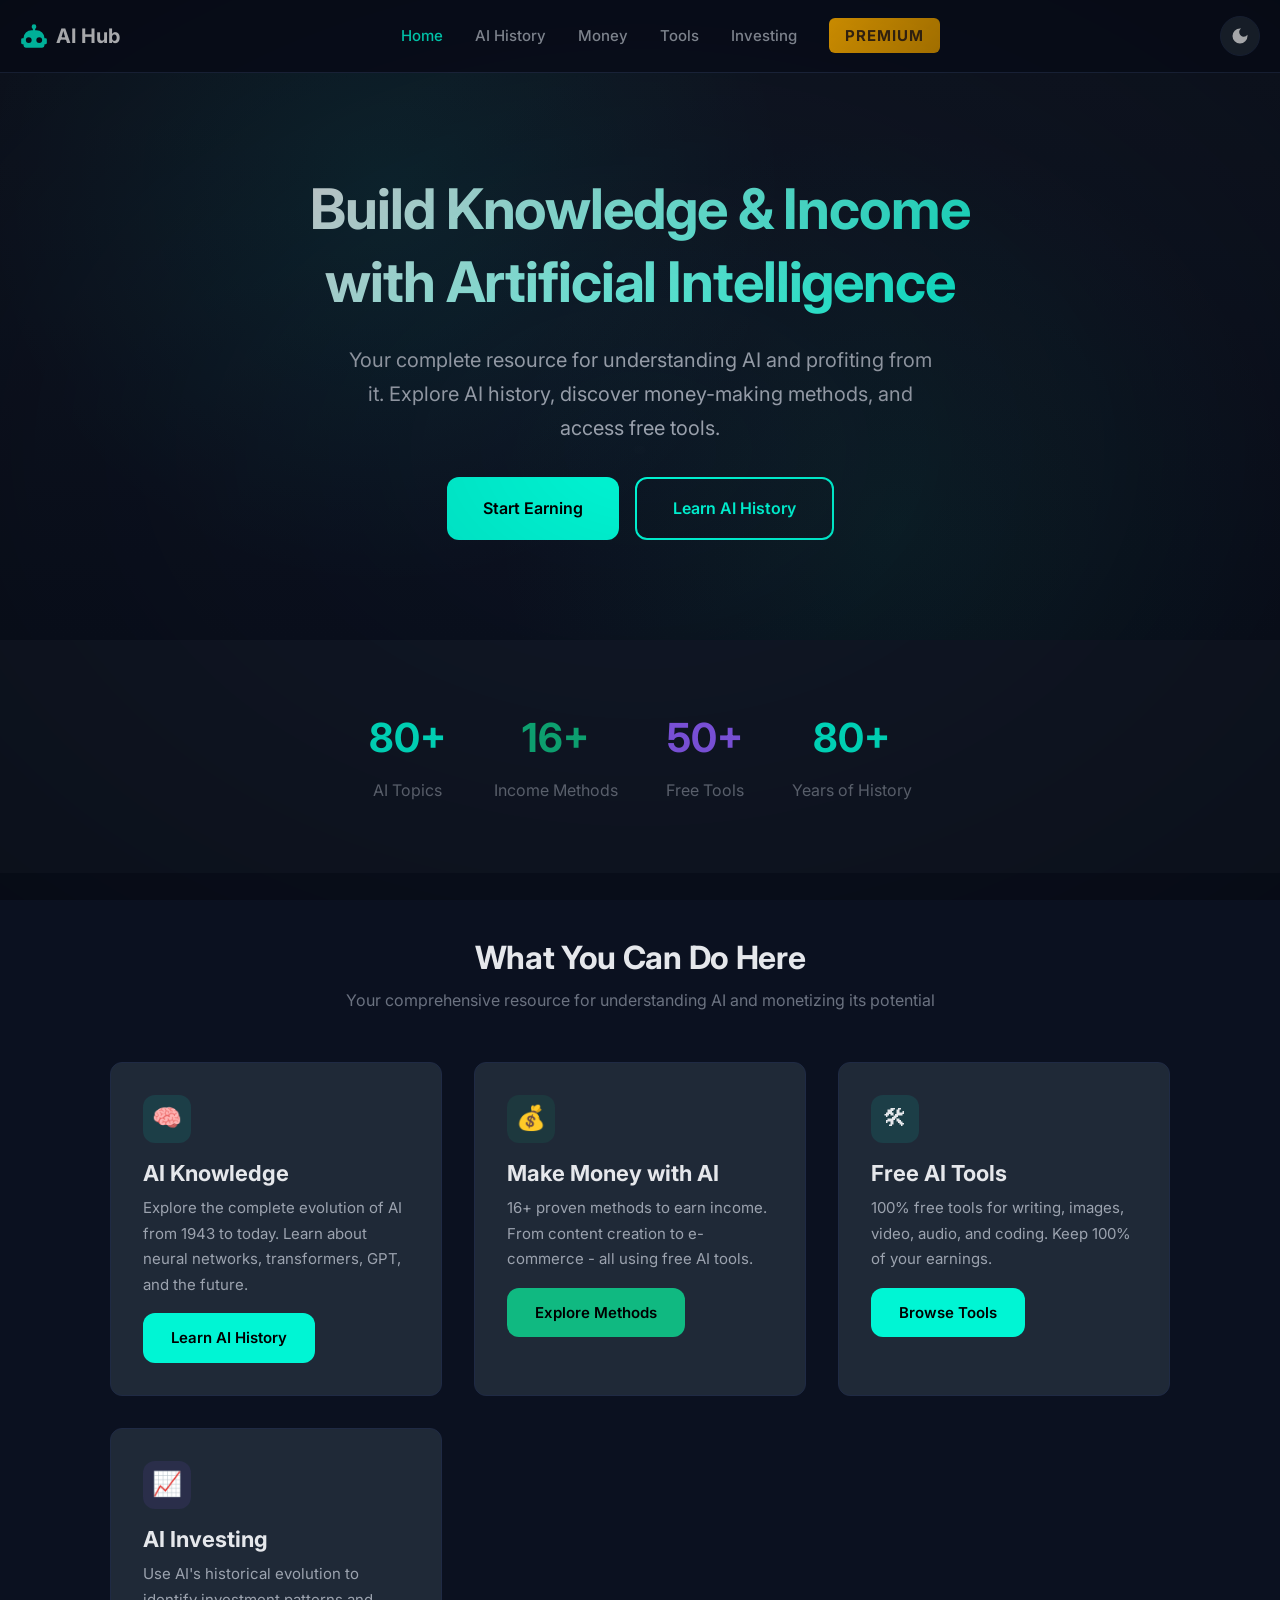
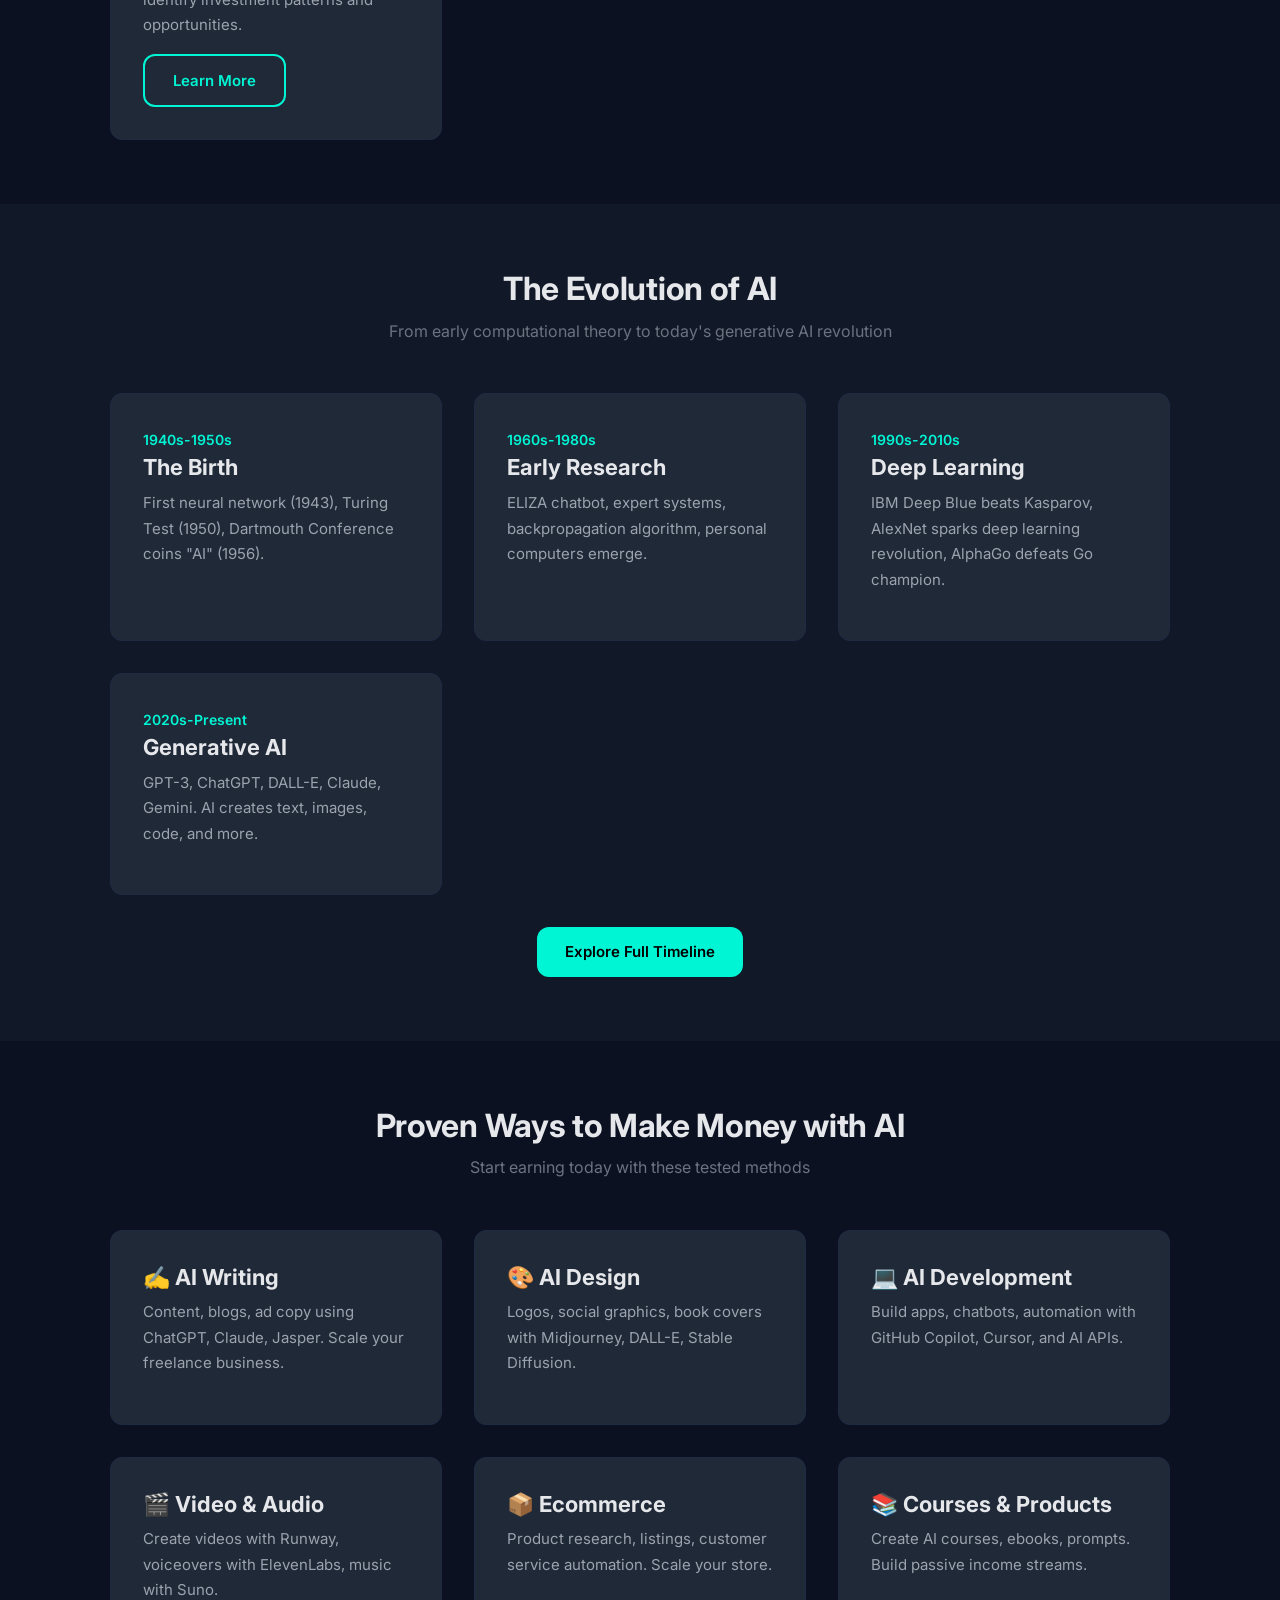
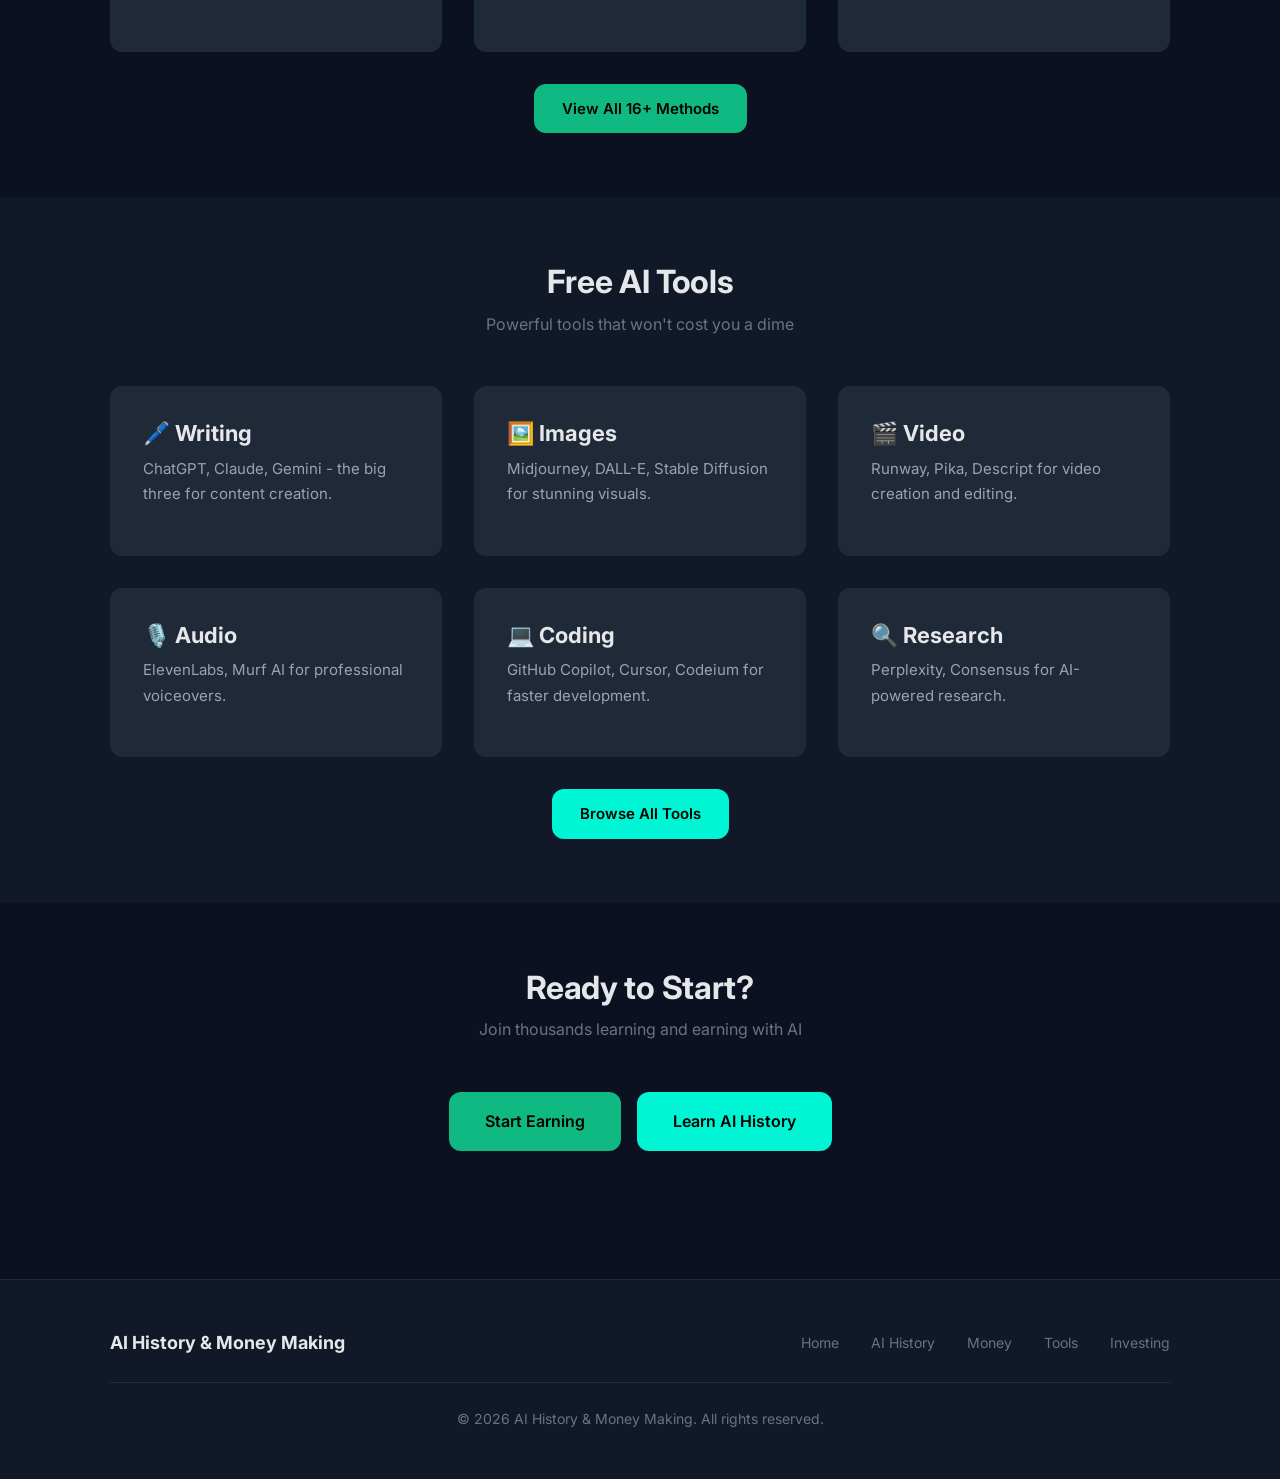
<file: index.html>
<!DOCTYPE html>
<html lang="en">
<head>
  <meta charset="UTF-8">
  <meta name="viewport" content="width=device-width, initial-scale=1.0">
  <title>AI History & Money Making - Complete AI Resource Hub</title>
  <meta name="description" content="Complete AI resource hub. Explore AI history from 1943 to 2026, discover 16+ money-making methods, and access 50+ free AI tools. Build income with artificial intelligence.">
  <meta name="keywords" content="AI history, artificial intelligence, make money with AI, AI tools, machine learning, deep learning, neural networks, GPT, ChatGPT">
  <meta name="author" content="AI History & Money Making">
  
  <meta property="og:title" content="AI History & Money Making - Complete AI Resource Hub">
  <meta property="og:description" content="Explore AI history, money-making methods, and free tools. Your complete AI resource.">
  <meta property="og:type" content="website">
  
  <meta name="twitter:card" content="summary_large_image">
  <meta name="twitter:title" content="AI History & Money Making">
  
  <link rel="stylesheet" href="assets/css/dark-theme.css">
  <link rel="preconnect" href="https://fonts.googleapis.com">
  <link rel="preconnect" href="https://fonts.gstatic.com" crossorigin>
  <link href="https://fonts.googleapis.com/css2?family=Inter:wght@400;500;600;700&display=swap" rel="stylesheet">
  <link rel="icon" href="data:image/svg+xml,<svg xmlns='http://www.w3.org/2000/svg' viewBox='0 0 100 100'><text y='.9em' font-size='90'>🤖</text></svg>">
</head>

<body data-theme="dark">
  <!-- Header -->
  <header>
    <nav>
      <a href="index.html" class="nav-brand">
        <svg viewBox="0 0 24 24" fill="currentColor">
          <path d="M12 2a2 2 0 012 2c0 .74-.4 1.39-1 1.73V7h1a7 7 0 017 7h1a1 1 0 011 1v3a1 1 0 01-1 1h-1v1a2 2 0 01-2 2H5a2 2 0 01-2-2v-1H2a1 1 0 01-1-1v-3a1 1 0 011-1h1a7 7 0 017-7h1V5.73c-.6-.34-1-.99-1-1.73a2 2 0 012-2zM7.5 13A2.5 2.5 0 005 15.5 2.5 2.5 0 007.5 18a2.5 2.5 0 002.5-2.5A2.5 2.5 0 007.5 13zm9 0a2.5 2.5 0 00-2.5 2.5 2.5 2.5 0 002.5 2.5 2.5 2.5 0 002.5-2.5 2.5 2.5 0 00-2.5-2.5z"/>
        </svg>
        AI Hub
      </a>
      <ul class="nav-links">
        <li><a href="index.html" class="active">Home</a></li>
        <li><a href="ai-history.html">AI History</a></li>
        <li><a href="money.html">Money</a></li>
        <li><a href="tools.html">Tools</a></li>
        <li><a href="investing.html">Investing</a></li>
        <li><a href="pages/premium/premium.html" class="nav-premium">Premium</a></li>
      </ul>
      <button class="theme-toggle" id="themeToggle" aria-label="Toggle theme">
        <svg viewBox="0 0 24 24" fill="currentColor">
          <path d="M12 3a9 9 0 109 9c0-.46-.04-.92-.1-1.36a5.389 5.389 0 01-4.4 2.26 5.403 5.403 0 01-3.14-9.8c-.44-.06-.9-.1-1.36-.1z"/>
        </svg>
      </button>
      <button class="nav-toggle" id="navToggle" aria-label="Toggle navigation">
        <span></span>
        <span></span>
        <span></span>
      </button>
    </nav>
  </header>

  <!-- Hero Section -->
  <section class="hero">
    <div class="hero-content">
      <h1>Build Knowledge & Income with Artificial Intelligence</h1>
      <p>Your complete resource for understanding AI and profiting from it. Explore AI history, discover money-making methods, and access free tools.</p>
      <div style="display: flex; gap: 1rem; justify-content: center; flex-wrap: wrap;">
        <a href="money.html" class="btn btn-ai btn-lg">Start Earning</a>
        <a href="ai-history.html" class="btn btn-outline btn-lg">Learn AI History</a>
      </div>
    </div>
  </section>

  <!-- Stats Section -->
  <section class="section" style="background: var(--bg-secondary);">
    <div class="container">
      <div style="display: flex; flex-wrap: wrap; justify-content: center; gap: 3rem; text-align: center;">
        <div>
          <p style="font-size: 2.5rem; font-weight: 700; color: var(--accent-ai); margin: 0;">80+</p>
          <p style="color: var(--text-muted); margin: 5px 0;">AI Topics</p>
        </div>
        <div>
          <p style="font-size: 2.5rem; font-weight: 700; color: var(--accent-money); margin: 0;">16+</p>
          <p style="color: var(--text-muted); margin: 5px 0;">Income Methods</p>
        </div>
        <div>
          <p style="font-size: 2.5rem; font-weight: 700; color: var(--accent-purple); margin: 0;">50+</p>
          <p style="color: var(--text-muted); margin: 5px 0;">Free Tools</p>
        </div>
        <div>
          <p style="font-size: 2.5rem; font-weight: 700; color: var(--accent-ai); margin: 0;">80+</p>
          <p style="color: var(--text-muted); margin: 5px 0;">Years of History</p>
        </div>
      </div>
    </div>
  </section>

  <!-- Main Content -->
  <main>
    <!-- What You Can Do Here -->
    <section class="section">
      <div class="container">
        <div class="section-header">
          <h2>What You Can Do Here</h2>
          <p>Your comprehensive resource for understanding AI and monetizing its potential</p>
        </div>
        
        <div class="card-grid">
          <div class="card">
            <div class="card-icon">🧠</div>
            <h3>AI Knowledge</h3>
            <p>Explore the complete evolution of AI from 1943 to today. Learn about neural networks, transformers, GPT, and the future.</p>
            <a href="ai-history.html" class="btn btn-ai">Learn AI History</a>
          </div>
          
          <div class="card">
            <div class="card-icon money">💰</div>
            <h3>Make Money with AI</h3>
            <p>16+ proven methods to earn income. From content creation to e-commerce - all using free AI tools.</p>
            <a href="money.html" class="btn btn-money">Explore Methods</a>
          </div>
          
          <div class="card">
            <div class="card-icon">🛠</div>
            <h3>Free AI Tools</h3>
            <p>100% free tools for writing, images, video, audio, and coding. Keep 100% of your earnings.</p>
            <a href="tools.html" class="btn btn-ai">Browse Tools</a>
          </div>
          
          <div class="card">
            <div class="card-icon" style="background: rgba(139, 92, 246, 0.1);">📈</div>
            <h3>AI Investing</h3>
            <p>Use AI's historical evolution to identify investment patterns and opportunities.</p>
            <a href="investing.html" class="btn btn-outline">Learn More</a>
          </div>
        </div>
      </div>
    </section>

    <!-- AI History Preview -->
    <section class="section section-primary">
      <div class="container">
        <div class="section-header">
          <h2>The Evolution of AI</h2>
          <p>From early computational theory to today's generative AI revolution</p>
        </div>
        
        <div class="card-grid">
          <div class="card">
            <span class="timeline-date">1940s-1950s</span>
            <h3>The Birth</h3>
            <p>First neural network (1943), Turing Test (1950), Dartmouth Conference coins "AI" (1956).</p>
          </div>
          
          <div class="card">
            <span class="timeline-date">1960s-1980s</span>
            <h3>Early Research</h3>
            <p>ELIZA chatbot, expert systems, backpropagation algorithm, personal computers emerge.</p>
          </div>
          
          <div class="card">
            <span class="timeline-date">1990s-2010s</span>
            <h3>Deep Learning</h3>
            <p>IBM Deep Blue beats Kasparov, AlexNet sparks deep learning revolution, AlphaGo defeats Go champion.</p>
          </div>
          
          <div class="card">
            <span class="timeline-date">2020s-Present</span>
            <h3>Generative AI</h3>
            <p>GPT-3, ChatGPT, DALL-E, Claude, Gemini. AI creates text, images, code, and more.</p>
          </div>
        </div>
        
        <div class="text-center mt-xl">
          <a href="ai-history.html" class="btn btn-ai">Explore Full Timeline</a>
        </div>
      </div>
    </section>

    <!-- Money Making Methods Preview -->
    <section class="section">
      <div class="container">
        <div class="section-header">
          <h2>Proven Ways to Make Money with AI</h2>
          <p>Start earning today with these tested methods</p>
        </div>
        
        <div class="card-grid">
          <div class="card">
            <h3>✍️ AI Writing</h3>
            <p>Content, blogs, ad copy using ChatGPT, Claude, Jasper. Scale your freelance business.</p>
          </div>
          
          <div class="card">
            <h3>🎨 AI Design</h3>
            <p>Logos, social graphics, book covers with Midjourney, DALL-E, Stable Diffusion.</p>
          </div>
          
          <div class="card">
            <h3>💻 AI Development</h3>
            <p>Build apps, chatbots, automation with GitHub Copilot, Cursor, and AI APIs.</p>
          </div>
          
          <div class="card">
            <h3>🎬 Video & Audio</h3>
            <p>Create videos with Runway, voiceovers with ElevenLabs, music with Suno.</p>
          </div>
          
          <div class="card">
            <h3>📦 Ecommerce</h3>
            <p>Product research, listings, customer service automation. Scale your store.</p>
          </div>
          
          <div class="card">
            <h3>📚 Courses & Products</h3>
            <p>Create AI courses, ebooks, prompts. Build passive income streams.</p>
          </div>
        </div>
        
        <div class="text-center mt-xl">
          <a href="money.html" class="btn btn-money">View All 16+ Methods</a>
        </div>
      </div>
    </section>

    <!-- Tools Preview -->
    <section class="section section-primary">
      <div class="container">
        <div class="section-header">
          <h2>Free AI Tools</h2>
          <p>Powerful tools that won't cost you a dime</p>
        </div>
        
        <div class="card-grid">
          <div class="card">
            <h3>🖊️ Writing</h3>
            <p>ChatGPT, Claude, Gemini - the big three for content creation.</p>
          </div>
          
          <div class="card">
            <h3>🖼️ Images</h3>
            <p>Midjourney, DALL-E, Stable Diffusion for stunning visuals.</p>
          </div>
          
          <div class="card">
            <h3>🎬 Video</h3>
            <p>Runway, Pika, Descript for video creation and editing.</p>
          </div>
          
          <div class="card">
            <h3>🎙️ Audio</h3>
            <p>ElevenLabs, Murf AI for professional voiceovers.</p>
          </div>
          
          <div class="card">
            <h3>💻 Coding</h3>
            <p>GitHub Copilot, Cursor, Codeium for faster development.</p>
          </div>
          
          <div class="card">
            <h3>🔍 Research</h3>
            <p>Perplexity, Consensus for AI-powered research.</p>
          </div>
        </div>
        
        <div class="text-center mt-xl">
          <a href="tools.html" class="btn btn-ai">Browse All Tools</a>
        </div>
      </div>
    </section>

    <!-- CTA Section -->
    <section class="section">
      <div class="container">
        <div class="section-header">
          <h2>Ready to Start?</h2>
          <p>Join thousands learning and earning with AI</p>
        </div>
        <div style="display: flex; gap: 1rem; justify-content: center; flex-wrap: wrap;">
          <a href="money.html" class="btn btn-money btn-lg">Start Earning</a>
          <a href="ai-history.html" class="btn btn-ai btn-lg">Learn AI History</a>
        </div>
      </div>
    </section>
  </main>

  <!-- Footer -->
  <footer>
    <div class="container">
      <div class="footer-content">
        <div class="footer-brand">AI History & Money Making</div>
        <ul class="footer-links">
          <li><a href="index.html">Home</a></li>
          <li><a href="ai-history.html">AI History</a></li>
          <li><a href="money.html">Money</a></li>
          <li><a href="tools.html">Tools</a></li>
          <li><a href="investing.html">Investing</a></li>
        </ul>
      </div>
      <div class="footer-copy">
        &copy; 2026 AI History & Money Making. All rights reserved.
      </div>
    </div>
  </footer>

  <script src="assets/js/theme.js"></script>
</body>
</html>
</file>
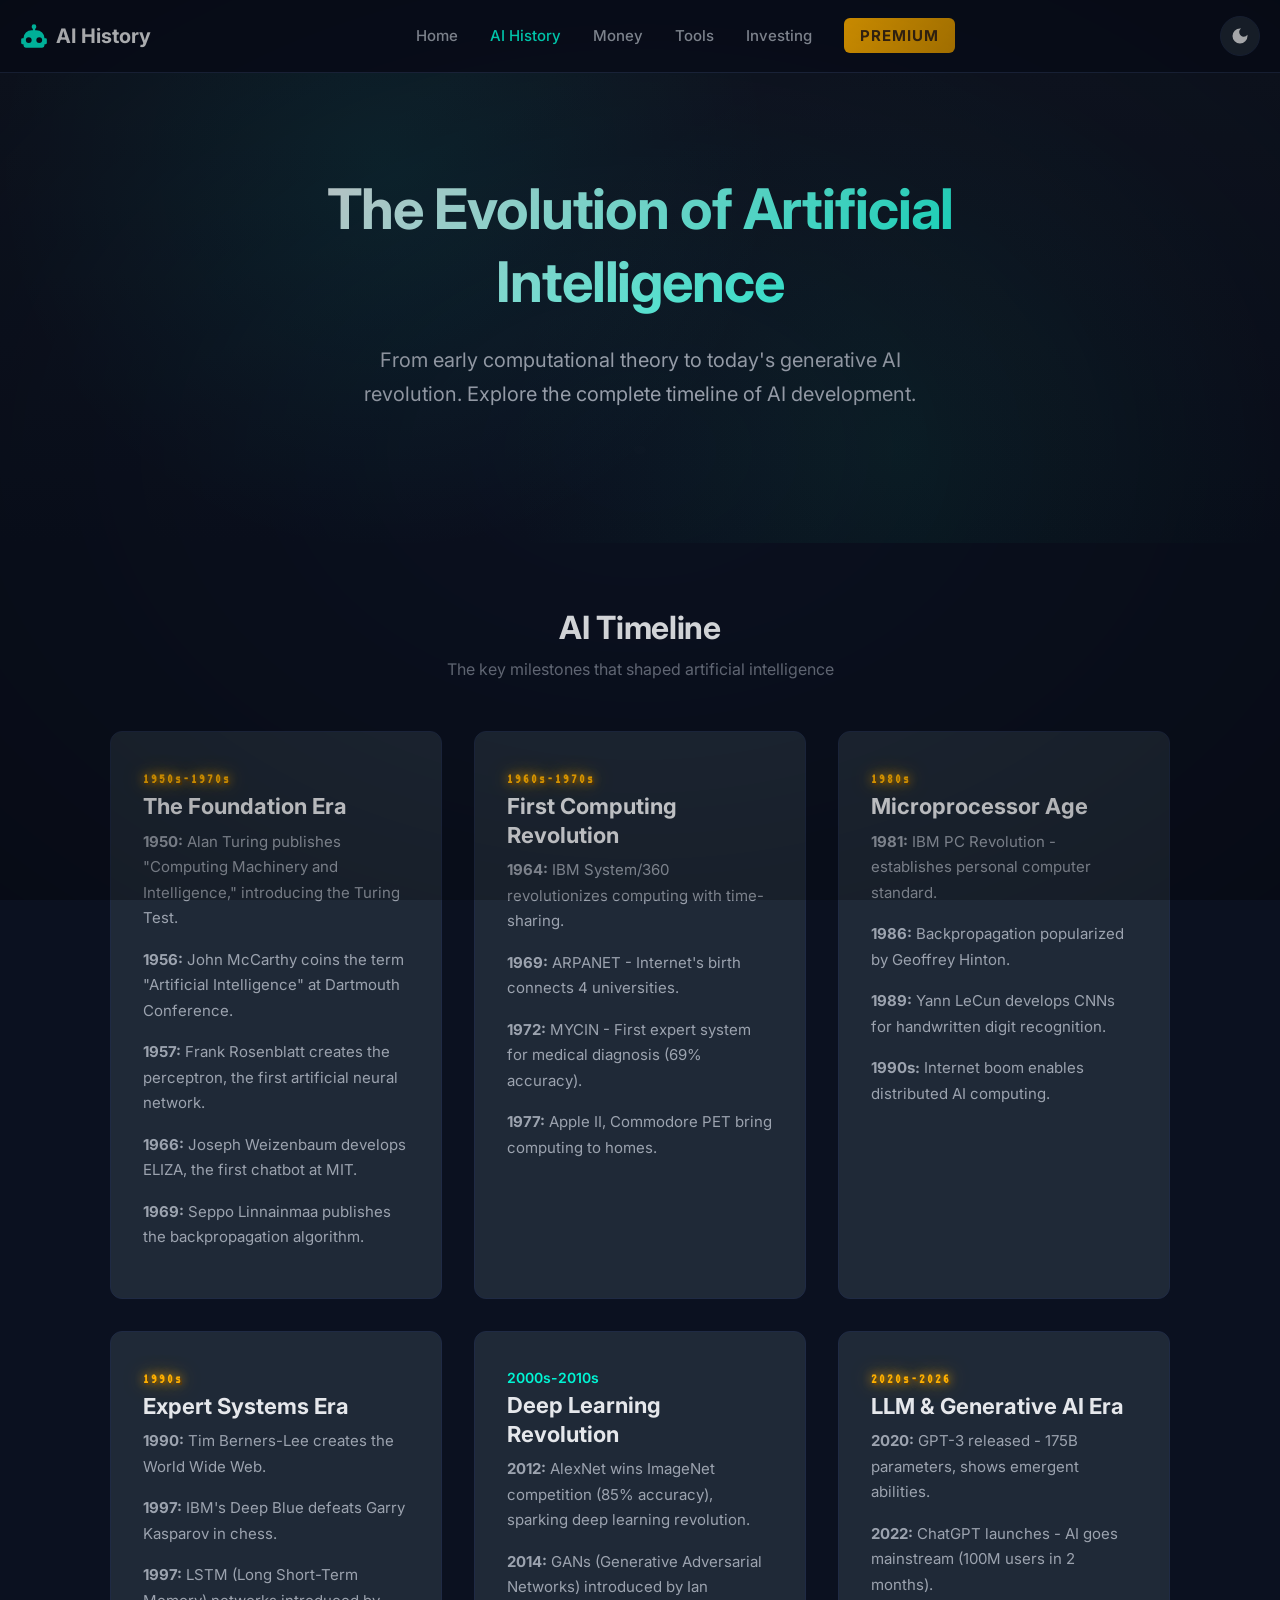
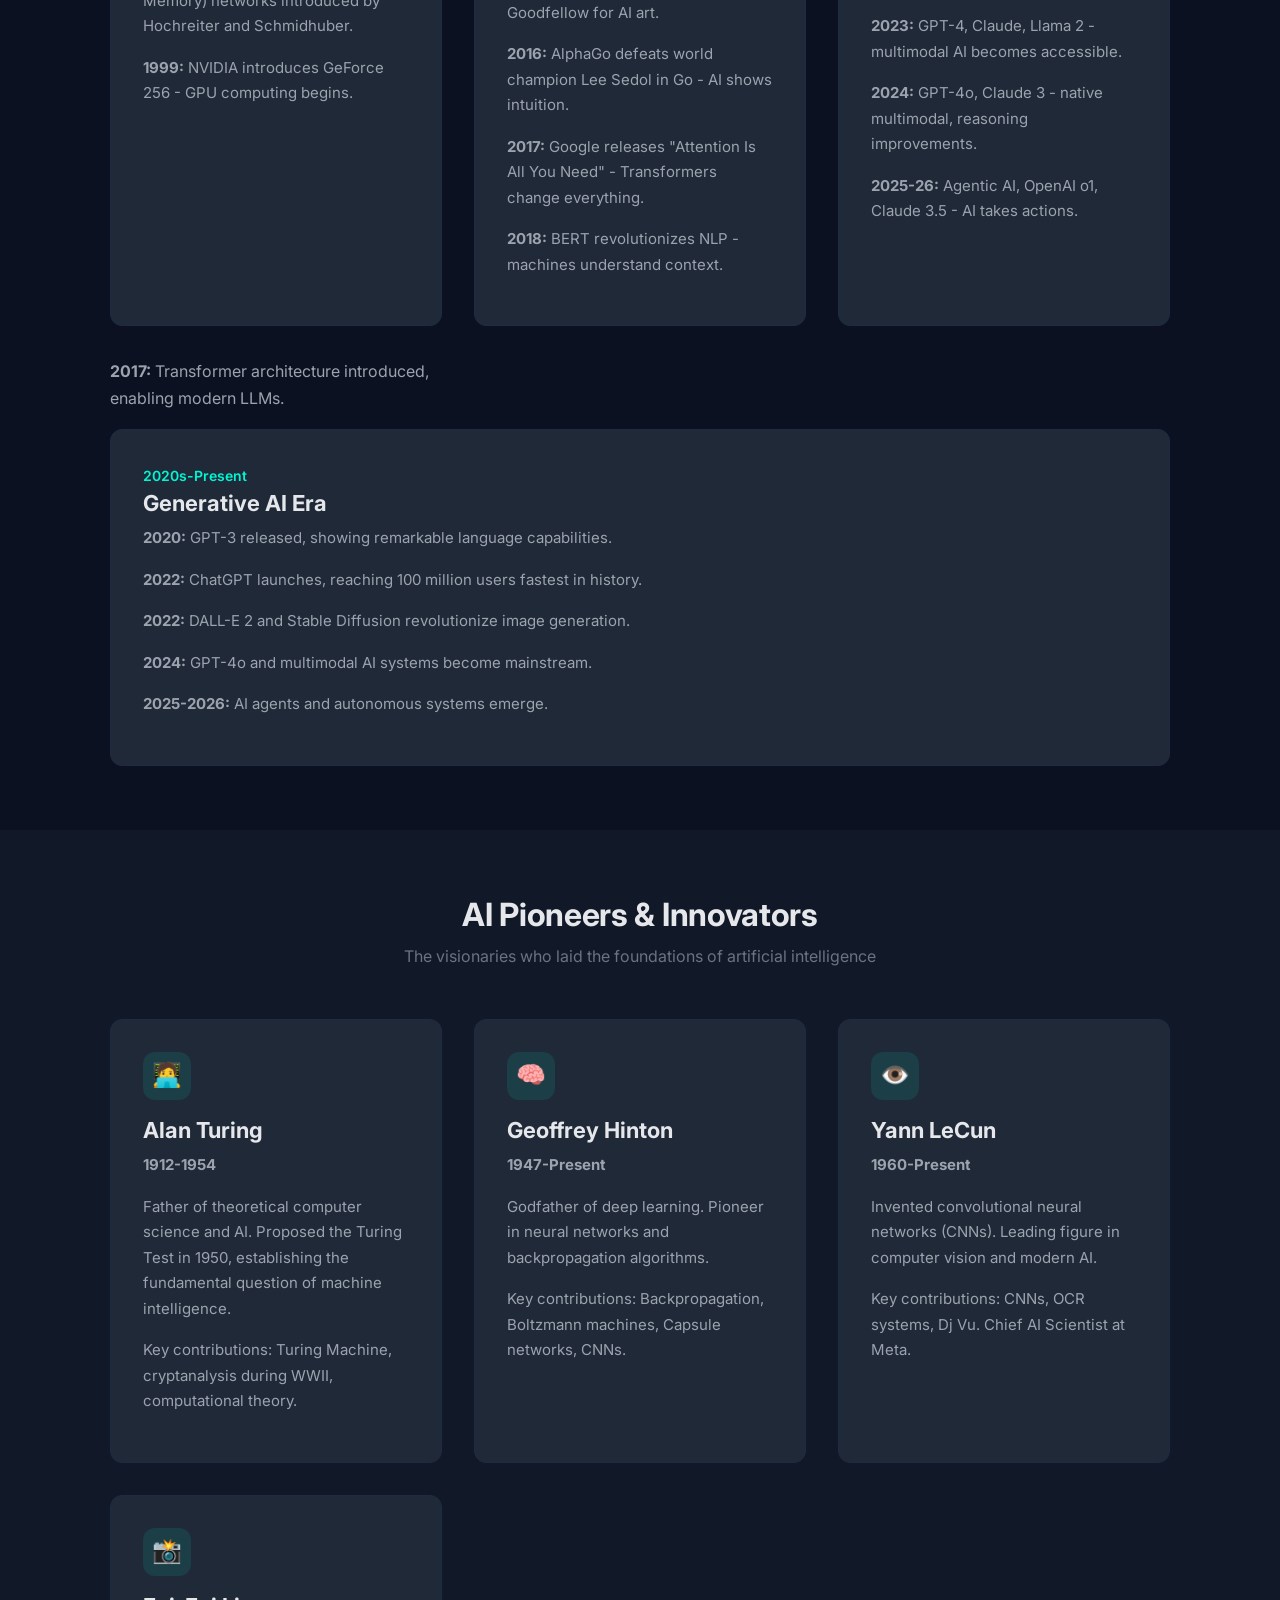
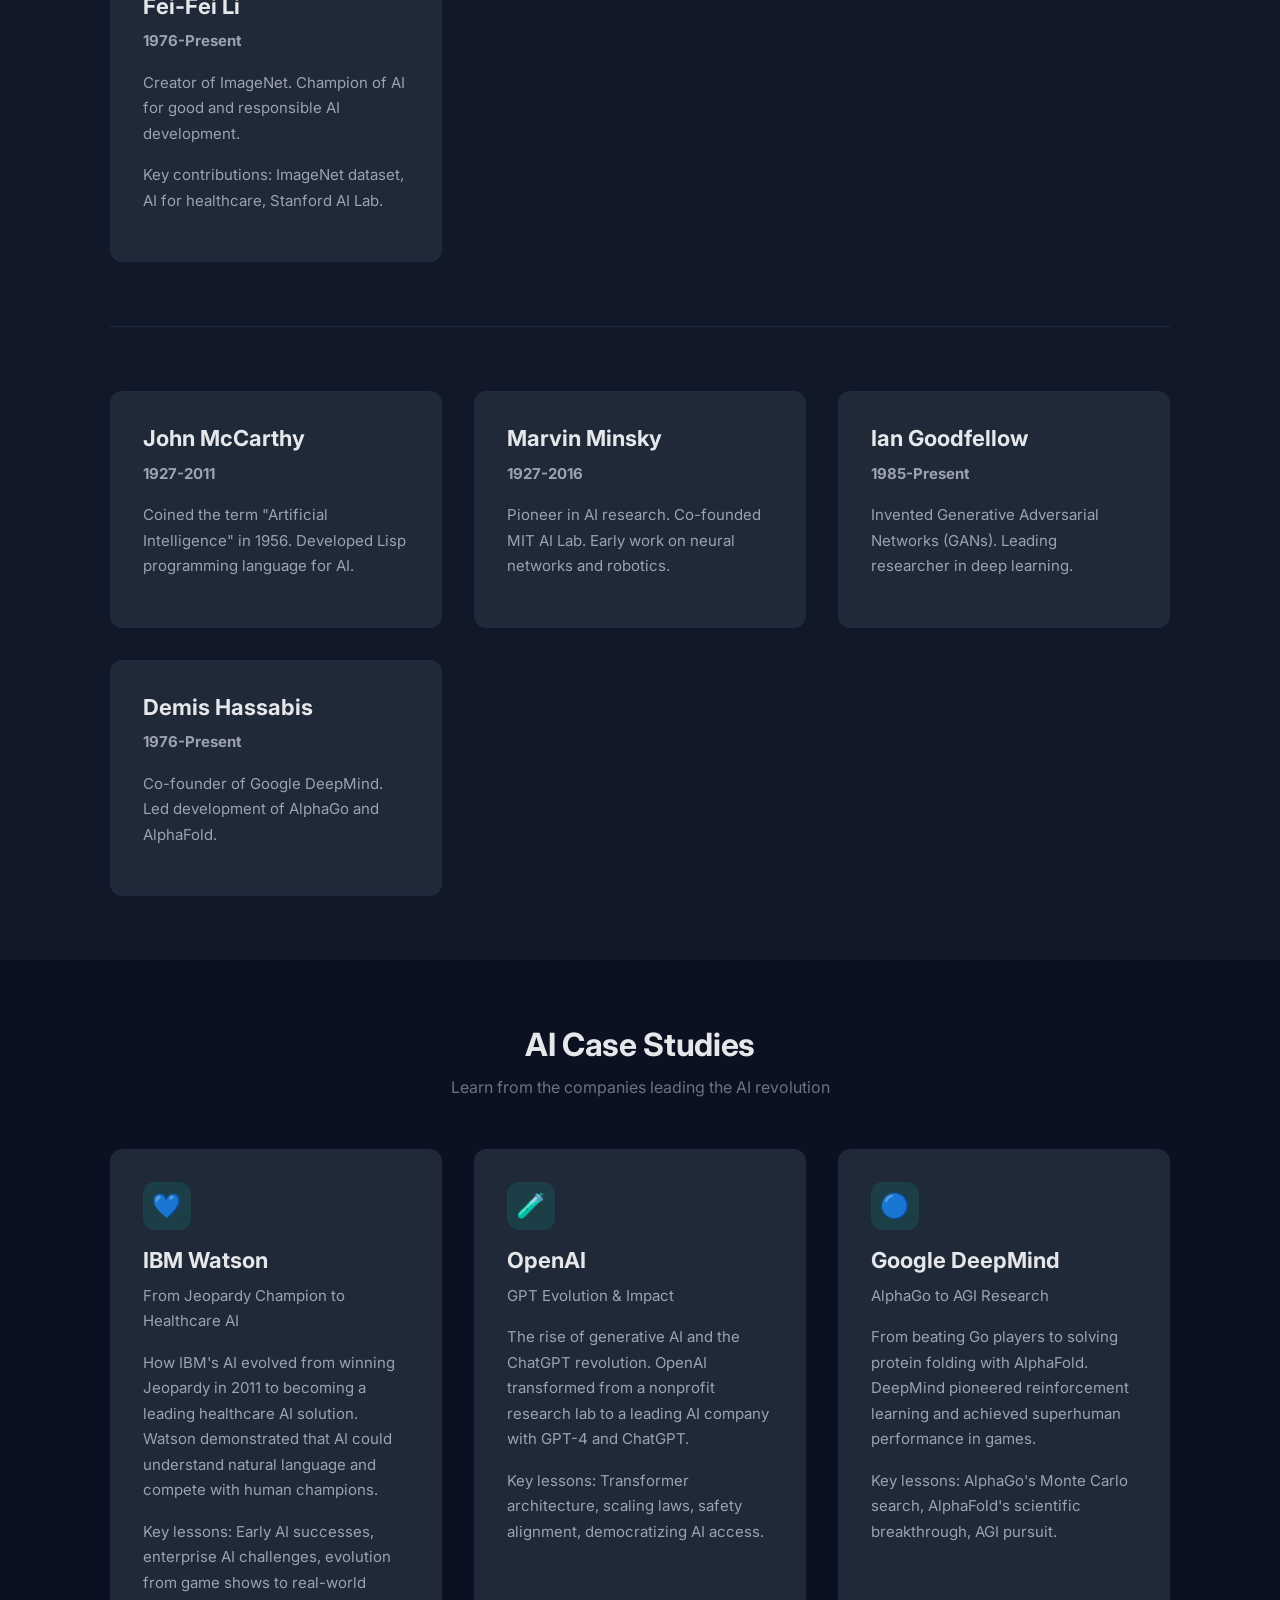
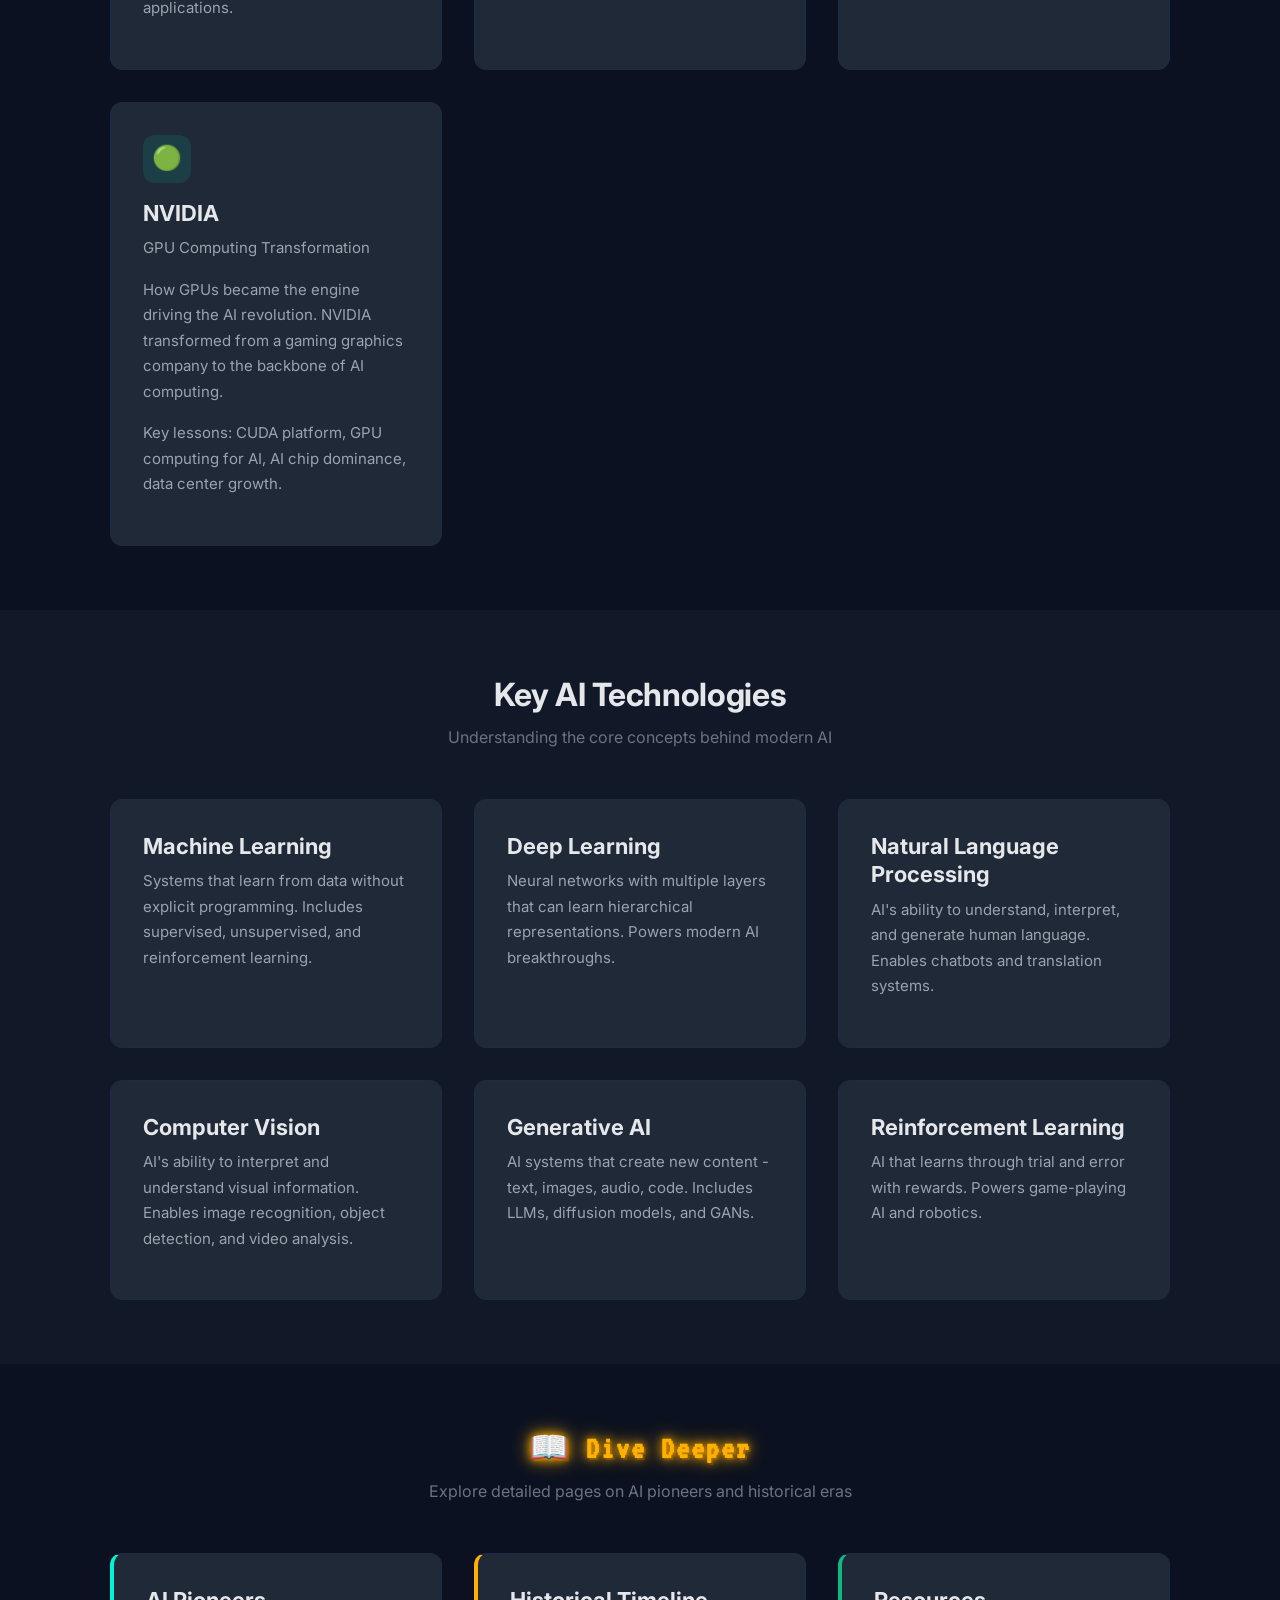
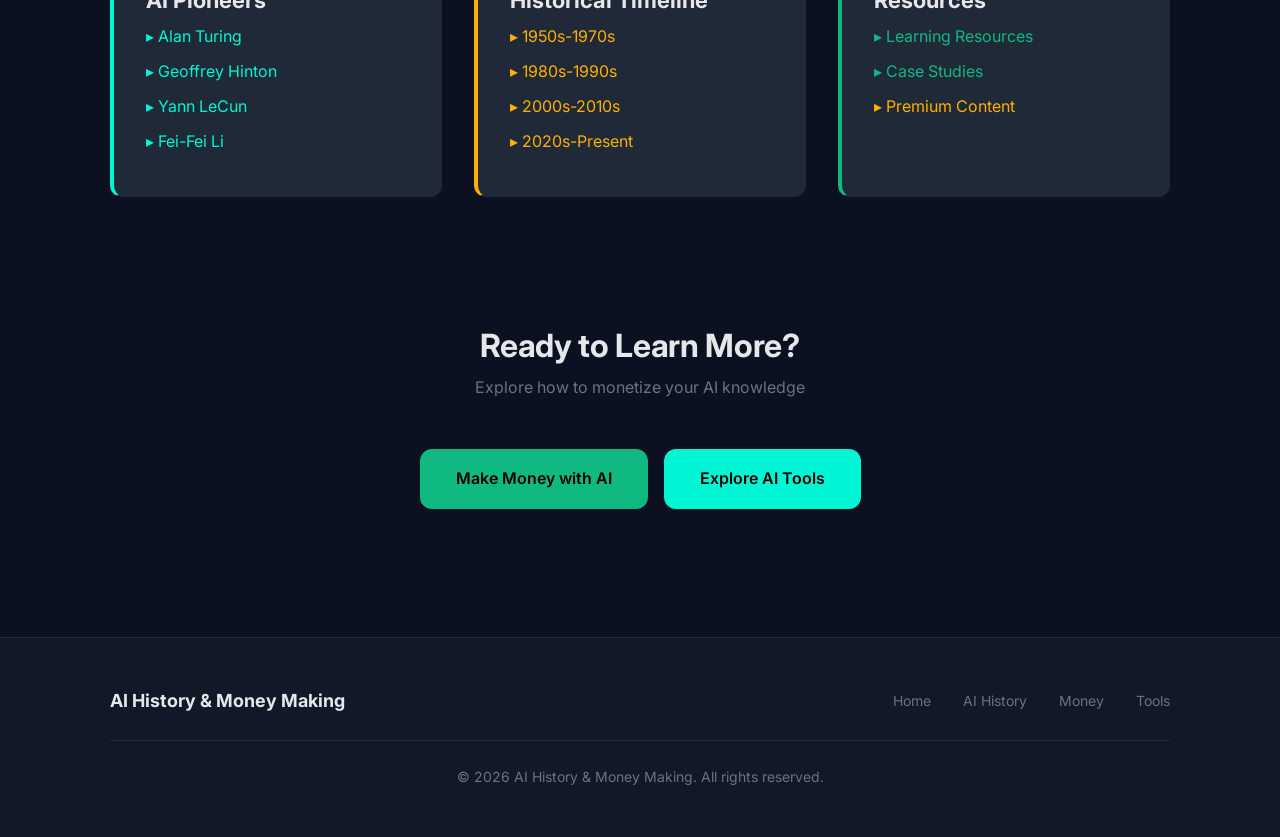
<file: ai-history.html>
<!DOCTYPE html>
<html lang="en">
<head>
  <meta charset="UTF-8">
  <meta name="viewport" content="width=device-width, initial-scale=1.0">
  <title>AI History - The Evolution of Artificial Intelligence</title>
  <meta name="description" content="Explore the complete evolution of AI from 1950s to present. Learn about AI pioneers, breakthroughs, and the companies that shaped artificial intelligence.">
  <meta name="keywords" content="AI history, artificial intelligence timeline, AI pioneers, machine learning evolution, deep learning">
  <meta name="author" content="AI History & Money Making">
  
  <meta property="og:title" content="AI History - The Evolution of Artificial Intelligence">
  <meta property="og:description" content="Explore the complete evolution of AI from 1950s to present.">
  <meta property="og:type" content="website">
  
  <meta name="twitter:card" content="summary_large_image">
  <meta name="twitter:title" content="AI History">
  
  <link rel="stylesheet" href="assets/css/dark-theme.css">
  <link rel="preconnect" href="https://fonts.googleapis.com">
  <link rel="preconnect" href="https://fonts.gstatic.com" crossorigin>
  <link href="https://fonts.googleapis.com/css2?family=Inter:wght@400;500;600;700&display=swap" rel="stylesheet">
  <link rel="icon" href="data:image/svg+xml,<svg xmlns='http://www.w3.org/2000/svg' viewBox='0 0 100 100'><text y='.9em' font-size='90'>🤖</text></svg>">
</head>

<body data-theme="dark">
  <!-- Header -->
  <header>
    <nav>
      <a href="index.html" class="nav-brand">
        <svg viewBox="0 0 24 24" fill="currentColor">
          <path d="M12 2a2 2 0 012 2c0 .74-.4 1.39-1 1.73V7h1a7 7 0 017 7h1a1 1 0 011 1v3a1 1 0 01-1 1h-1v1a2 2 0 01-2 2H5a2 2 0 01-2-2v-1H2a1 1 0 01-1-1v-3a1 1 0 011-1h1a7 7 0 017-7h1V5.73c-.6-.34-1-.99-1-1.73a2 2 0 012-2zM7.5 13A2.5 2.5 0 005 15.5 2.5 2.5 0 007.5 18a2.5 2.5 0 002.5-2.5A2.5 2.5 0 007.5 13zm9 0a2.5 2.5 0 00-2.5 2.5 2.5 2.5 0 002.5 2.5 2.5 2.5 0 002.5-2.5 2.5 2.5 0 00-2.5-2.5z"/>
        </svg>
        AI History
      </a>
      <ul class="nav-links">
        <li><a href="index.html">Home</a></li>
        <li><a href="ai-history.html" class="active">AI History</a></li>
        <li><a href="money.html">Money</a></li>
        <li><a href="tools.html">Tools</a></li>
        <li><a href="investing.html">Investing</a></li>
        <li><a href="pages/premium/premium.html" class="nav-premium">Premium</a></li>
      </ul>
      <button class="theme-toggle" id="themeToggle" aria-label="Toggle theme">
        <svg viewBox="0 0 24 24" fill="currentColor">
          <path d="M12 3a9 9 0 109 9c0-.46-.04-.92-.1-1.36a5.389 5.389 0 01-4.4 2.26 5.403 5.403 0 01-3.14-9.8c-.44-.06-.9-.1-1.36-.1z"/>
        </svg>
      </button>
      <button class="nav-toggle" id="navToggle" aria-label="Toggle navigation">
        <span></span>
        <span></span>
        <span></span>
      </button>
    </nav>
  </header>

  <!-- Hero Section -->
  <section class="hero">
    <div class="hero-content">
      <h1>The Evolution of Artificial Intelligence</h1>
      <p>From early computational theory to today's generative AI revolution. Explore the complete timeline of AI development.</p>
    </div>
  </section>

  <!-- Main Content -->
  <main>
    <!-- Timeline Section -->
    <section class="section">
      <div class="container">
        <div class="section-header">
          <h2>AI Timeline</h2>
          <p>The key milestones that shaped artificial intelligence</p>
        </div>
        
        <div class="card-grid ai-timeline">
          <div class="card">
            <span class="timeline-date retro-title">1950s-1970s</span>
            <h3>The Foundation Era</h3>
            <p><strong>1950:</strong> Alan Turing publishes "Computing Machinery and Intelligence," introducing the Turing Test.</p>
            <p><strong>1956:</strong> John McCarthy coins the term "Artificial Intelligence" at Dartmouth Conference.</p>
            <p><strong>1957:</strong> Frank Rosenblatt creates the perceptron, the first artificial neural network.</p>
            <p><strong>1966:</strong> Joseph Weizenbaum develops ELIZA, the first chatbot at MIT.</p>
            <p><strong>1969:</strong> Seppo Linnainmaa publishes the backpropagation algorithm.</p>
          </div>
          
          <div class="card">
            <span class="timeline-date retro-title">1960s-1970s</span>
            <h3>First Computing Revolution</h3>
            <p><strong>1964:</strong> IBM System/360 revolutionizes computing with time-sharing.</p>
            <p><strong>1969:</strong> ARPANET - Internet's birth connects 4 universities.</p>
            <p><strong>1972:</strong> MYCIN - First expert system for medical diagnosis (69% accuracy).</p>
            <p><strong>1977:</strong> Apple II, Commodore PET bring computing to homes.</p>
          </div>
          
          <div class="card">
            <span class="timeline-date retro-title">1980s</span>
            <h3>Microprocessor Age</h3>
            <p><strong>1981:</strong> IBM PC Revolution - establishes personal computer standard.</p>
            <p><strong>1986:</strong> Backpropagation popularized by Geoffrey Hinton.</p>
            <p><strong>1989:</strong> Yann LeCun develops CNNs for handwritten digit recognition.</p>
            <p><strong>1990s:</strong> Internet boom enables distributed AI computing.</p>
          </div>
          
          <div class="card">
            <span class="timeline-date retro-title">1990s</span>
            <h3>Expert Systems Era</h3>
            <p><strong>1990:</strong> Tim Berners-Lee creates the World Wide Web.</p>
            <p><strong>1997:</strong> IBM's Deep Blue defeats Garry Kasparov in chess.</p>
            <p><strong>1997:</strong> LSTM (Long Short-Term Memory) networks introduced by Hochreiter and Schmidhuber.</p>
            <p><strong>1999:</strong> NVIDIA introduces GeForce 256 - GPU computing begins.</p>
          </div>
          
<div class="card">
            <span class="timeline-date">2000s-2010s</span>
            <h3>Deep Learning Revolution</h3>
            <p><strong>2012:</strong> AlexNet wins ImageNet competition (85% accuracy), sparking deep learning revolution.</p>
            <p><strong>2014:</strong> GANs (Generative Adversarial Networks) introduced by Ian Goodfellow for AI art.</p>
            <p><strong>2016:</strong> AlphaGo defeats world champion Lee Sedol in Go - AI shows intuition.</p>
            <p><strong>2017:</strong> Google releases "Attention Is All You Need" - Transformers change everything.</p>
            <p><strong>2018:</strong> BERT revolutionizes NLP - machines understand context.</p>
          </div>
          
          <div class="card">
            <span class="timeline-date retro-title">2020s-2026</span>
            <h3>LLM & Generative AI Era</h3>
            <p><strong>2020:</strong> GPT-3 released - 175B parameters, shows emergent abilities.</p>
            <p><strong>2022:</strong> ChatGPT launches - AI goes mainstream (100M users in 2 months).</p>
            <p><strong>2023:</strong> GPT-4, Claude, Llama 2 - multimodal AI becomes accessible.</p>
            <p><strong>2024:</strong> GPT-4o, Claude 3 - native multimodal, reasoning improvements.</p>
            <p><strong>2025-26:</strong> Agentic AI, OpenAI o1, Claude 3.5 - AI takes actions.</p>
          </div>
            <p><strong>2017:</strong> Transformer architecture introduced, enabling modern LLMs.</p>
          </div>
          
          <div class="card">
            <span class="timeline-date">2020s-Present</span>
            <h3>Generative AI Era</h3>
            <p><strong>2020:</strong> GPT-3 released, showing remarkable language capabilities.</p>
            <p><strong>2022:</strong> ChatGPT launches, reaching 100 million users fastest in history.</p>
            <p><strong>2022:</strong> DALL-E 2 and Stable Diffusion revolutionize image generation.</p>
            <p><strong>2024:</strong> GPT-4o and multimodal AI systems become mainstream.</p>
            <p><strong>2025-2026:</strong> AI agents and autonomous systems emerge.</p>
          </div>
        </div>
      </div>
    </section>

    <!-- Pioneers Section -->
    <section id="pioneers" class="section section-primary">
      <div class="container">
        <div class="section-header">
          <h2>AI Pioneers & Innovators</h2>
          <p>The visionaries who laid the foundations of artificial intelligence</p>
        </div>
        
        <div class="card-grid">
          <div class="card">
            <div class="card-icon">🧑‍💻</div>
            <h3>Alan Turing</h3>
            <p><strong>1912-1954</strong></p>
            <p>Father of theoretical computer science and AI. Proposed the Turing Test in 1950, establishing the fundamental question of machine intelligence.</p>
            <p>Key contributions: Turing Machine, cryptanalysis during WWII, computational theory.</p>
          </div>
          
          <div class="card">
            <div class="card-icon">🧠</div>
            <h3>Geoffrey Hinton</h3>
            <p><strong>1947-Present</strong></p>
            <p>Godfather of deep learning. Pioneer in neural networks and backpropagation algorithms.</p>
            <p>Key contributions: Backpropagation, Boltzmann machines, Capsule networks, CNNs.</p>
          </div>
          
          <div class="card">
            <div class="card-icon">👁️</div>
            <h3>Yann LeCun</h3>
            <p><strong>1960-Present</strong></p>
            <p>Invented convolutional neural networks (CNNs). Leading figure in computer vision and modern AI.</p>
            <p>Key contributions: CNNs, OCR systems, Dj Vu. Chief AI Scientist at Meta.</p>
          </div>
          
          <div class="card">
            <div class="card-icon">📸</div>
            <h3>Fei-Fei Li</h3>
            <p><strong>1976-Present</strong></p>
            <p>Creator of ImageNet. Champion of AI for good and responsible AI development.</p>
            <p>Key contributions: ImageNet dataset, AI for healthcare, Stanford AI Lab.</p>
          </div>
        </div>
        
        <div class="section-divider"></div>
        
        <div class="card-grid">
          <div class="card">
            <h3>John McCarthy</h3>
            <p><strong>1927-2011</strong></p>
            <p>Coined the term "Artificial Intelligence" in 1956. Developed Lisp programming language for AI.</p>
          </div>
          
          <div class="card">
            <h3>Marvin Minsky</h3>
            <p><strong>1927-2016</strong></p>
            <p>Pioneer in AI research. Co-founded MIT AI Lab. Early work on neural networks and robotics.</p>
          </div>
          
          <div class="card">
            <h3>Ian Goodfellow</h3>
            <p><strong>1985-Present</strong></p>
            <p>Invented Generative Adversarial Networks (GANs). Leading researcher in deep learning.</p>
          </div>
          
          <div class="card">
            <h3>Demis Hassabis</h3>
            <p><strong>1976-Present</strong></p>
            <p>Co-founder of Google DeepMind. Led development of AlphaGo and AlphaFold.</p>
          </div>
        </div>
      </div>
    </section>

    <!-- Case Studies Section -->
    <section id="cases" class="section">
      <div class="container">
        <div class="section-header">
          <h2>AI Case Studies</h2>
          <p>Learn from the companies leading the AI revolution</p>
        </div>
        
        <div class="card-grid">
          <div class="card">
            <div class="card-icon">💙</div>
            <h3>IBM Watson</h3>
            <p>From Jeopardy Champion to Healthcare AI</p>
            <p>How IBM's AI evolved from winning Jeopardy in 2011 to becoming a leading healthcare AI solution. Watson demonstrated that AI could understand natural language and compete with human champions.</p>
            <p>Key lessons: Early AI successes, enterprise AI challenges, evolution from game shows to real-world applications.</p>
          </div>
          
          <div class="card">
            <div class="card-icon">🧪</div>
            <h3>OpenAI</h3>
            <p>GPT Evolution & Impact</p>
            <p>The rise of generative AI and the ChatGPT revolution. OpenAI transformed from a nonprofit research lab to a leading AI company with GPT-4 and ChatGPT.</p>
            <p>Key lessons: Transformer architecture, scaling laws, safety alignment, democratizing AI access.</p>
          </div>
          
          <div class="card">
            <div class="card-icon">🔵</div>
            <h3>Google DeepMind</h3>
            <p>AlphaGo to AGI Research</p>
            <p>From beating Go players to solving protein folding with AlphaFold. DeepMind pioneered reinforcement learning and achieved superhuman performance in games.</p>
            <p>Key lessons: AlphaGo's Monte Carlo search, AlphaFold's scientific breakthrough, AGI pursuit.</p>
          </div>
          
          <div class="card">
            <div class="card-icon">🟢</div>
            <h3>NVIDIA</h3>
            <p>GPU Computing Transformation</p>
            <p>How GPUs became the engine driving the AI revolution. NVIDIA transformed from a gaming graphics company to the backbone of AI computing.</p>
            <p>Key lessons: CUDA platform, GPU computing for AI, AI chip dominance, data center growth.</p>
          </div>
        </div>
      </div>
    </section>

    <!-- Technology Concepts -->
    <section class="section section-primary">
      <div class="container">
        <div class="section-header">
          <h2>Key AI Technologies</h2>
          <p>Understanding the core concepts behind modern AI</p>
        </div>
        
        <div class="card-grid">
          <div class="card">
            <h3>Machine Learning</h3>
            <p>Systems that learn from data without explicit programming. Includes supervised, unsupervised, and reinforcement learning.</p>
          </div>
          
          <div class="card">
            <h3>Deep Learning</h3>
            <p>Neural networks with multiple layers that can learn hierarchical representations. Powers modern AI breakthroughs.</p>
          </div>
          
          <div class="card">
            <h3>Natural Language Processing</h3>
            <p>AI's ability to understand, interpret, and generate human language. Enables chatbots and translation systems.</p>
          </div>
          
          <div class="card">
            <h3>Computer Vision</h3>
            <p>AI's ability to interpret and understand visual information. Enables image recognition, object detection, and video analysis.</p>
          </div>
          
          <div class="card">
            <h3>Generative AI</h3>
            <p>AI systems that create new content - text, images, audio, code. Includes LLMs, diffusion models, and GANs.</p>
          </div>
          
          <div class="card">
            <h3>Reinforcement Learning</h3>
            <p>AI that learns through trial and error with rewards. Powers game-playing AI and robotics.</p>
          </div>
        </div>
      </div>
    </section>

    <!-- Dive Deeper Section -->
    <section class="section">
      <div class="container">
        <div class="section-header">
          <h2 class="retro-title">📖 Dive Deeper</h2>
          <p>Explore detailed pages on AI pioneers and historical eras</p>
        </div>
        
        <div class="card-grid" style="grid-template-columns: repeat(auto-fit, minmax(280px, 1fr));">
          <div class="card" style="border-left: 4px solid var(--accent-ai);">
            <h3>AI Pioneers</h3>
            <ul style="list-style: none; padding: 0;">
              <li style="margin-bottom: 0.5rem;"><a href="pages/pioneers/alan-turing.html" style="color: var(--accent-ai);">▸ Alan Turing</a></li>
              <li style="margin-bottom: 0.5rem;"><a href="pages/pioneers/geoffrey-hinton.html" style="color: var(--accent-ai);">▸ Geoffrey Hinton</a></li>
              <li style="margin-bottom: 0.5rem;"><a href="pages/pioneers/yann-lecun.html" style="color: var(--accent-ai);">▸ Yann LeCun</a></li>
              <li style="margin-bottom: 0.5rem;"><a href="pages/pioneers/fei-fei-li.html" style="color: var(--accent-ai);">▸ Fei-Fei Li</a></li>
            </ul>
          </div>
          
          <div class="card" style="border-left: 4px solid var(--amber-glow);">
            <h3>Historical Timeline</h3>
            <ul style="list-style: none; padding: 0;">
              <li style="margin-bottom: 0.5rem;"><a href="pages/timeline/1950s-1970s.html" style="color: var(--amber-glow);">▸ 1950s-1970s</a></li>
              <li style="margin-bottom: 0.5rem;"><a href="pages/timeline/1980s-1990s.html" style="color: var(--amber-glow);">▸ 1980s-1990s</a></li>
              <li style="margin-bottom: 0.5rem;"><a href="pages/timeline/2000s-2010s.html" style="color: var(--amber-glow);">▸ 2000s-2010s</a></li>
              <li style="margin-bottom: 0.5rem;"><a href="pages/timeline/2020s-present.html" style="color: var(--amber-glow);">▸ 2020s-Present</a></li>
            </ul>
          </div>
          
          <div class="card" style="border-left: 4px solid var(--accent-money);">
            <h3>Resources</h3>
            <ul style="list-style: none; padding: 0;">
              <li style="margin-bottom: 0.5rem;"><a href="pages/resources/" style="color: var(--accent-money);">▸ Learning Resources</a></li>
              <li style="margin-bottom: 0.5rem;"><a href="pages/case-studies/" style="color: var(--accent-money);">▸ Case Studies</a></li>
              <li style="margin-bottom: 0.5rem;"><a href="pages/premium/premium.html" style="color: var(--amber-glow);">▸ Premium Content</a></li>
            </ul>
          </div>
        </div>
      </div>
    </section>

    <!-- CTA Section -->
    <section class="section">
      <div class="container">
        <div class="section-header">
          <h2>Ready to Learn More?</h2>
          <p>Explore how to monetize your AI knowledge</p>
        </div>
        <div style="display: flex; gap: 1rem; justify-content: center; flex-wrap: wrap;">
          <a href="money.html" class="btn btn-money btn-lg">Make Money with AI</a>
          <a href="tools.html" class="btn btn-ai btn-lg">Explore AI Tools</a>
        </div>
      </div>
    </section>
  </main>

  <!-- Footer -->
  <footer>
    <div class="container">
      <div class="footer-content">
        <div class="footer-brand">AI History & Money Making</div>
        <ul class="footer-links">
          <li><a href="index.html">Home</a></li>
          <li><a href="ai-history.html">AI History</a></li>
          <li><a href="money.html">Money</a></li>
          <li><a href="tools.html">Tools</a></li>
        </ul>
      </div>
      <div class="footer-copy">
        &copy; 2026 AI History & Money Making. All rights reserved.
      </div>
    </div>
  </footer>

  <script src="assets/js/theme.js"></script>
</body>
</html>
</file>
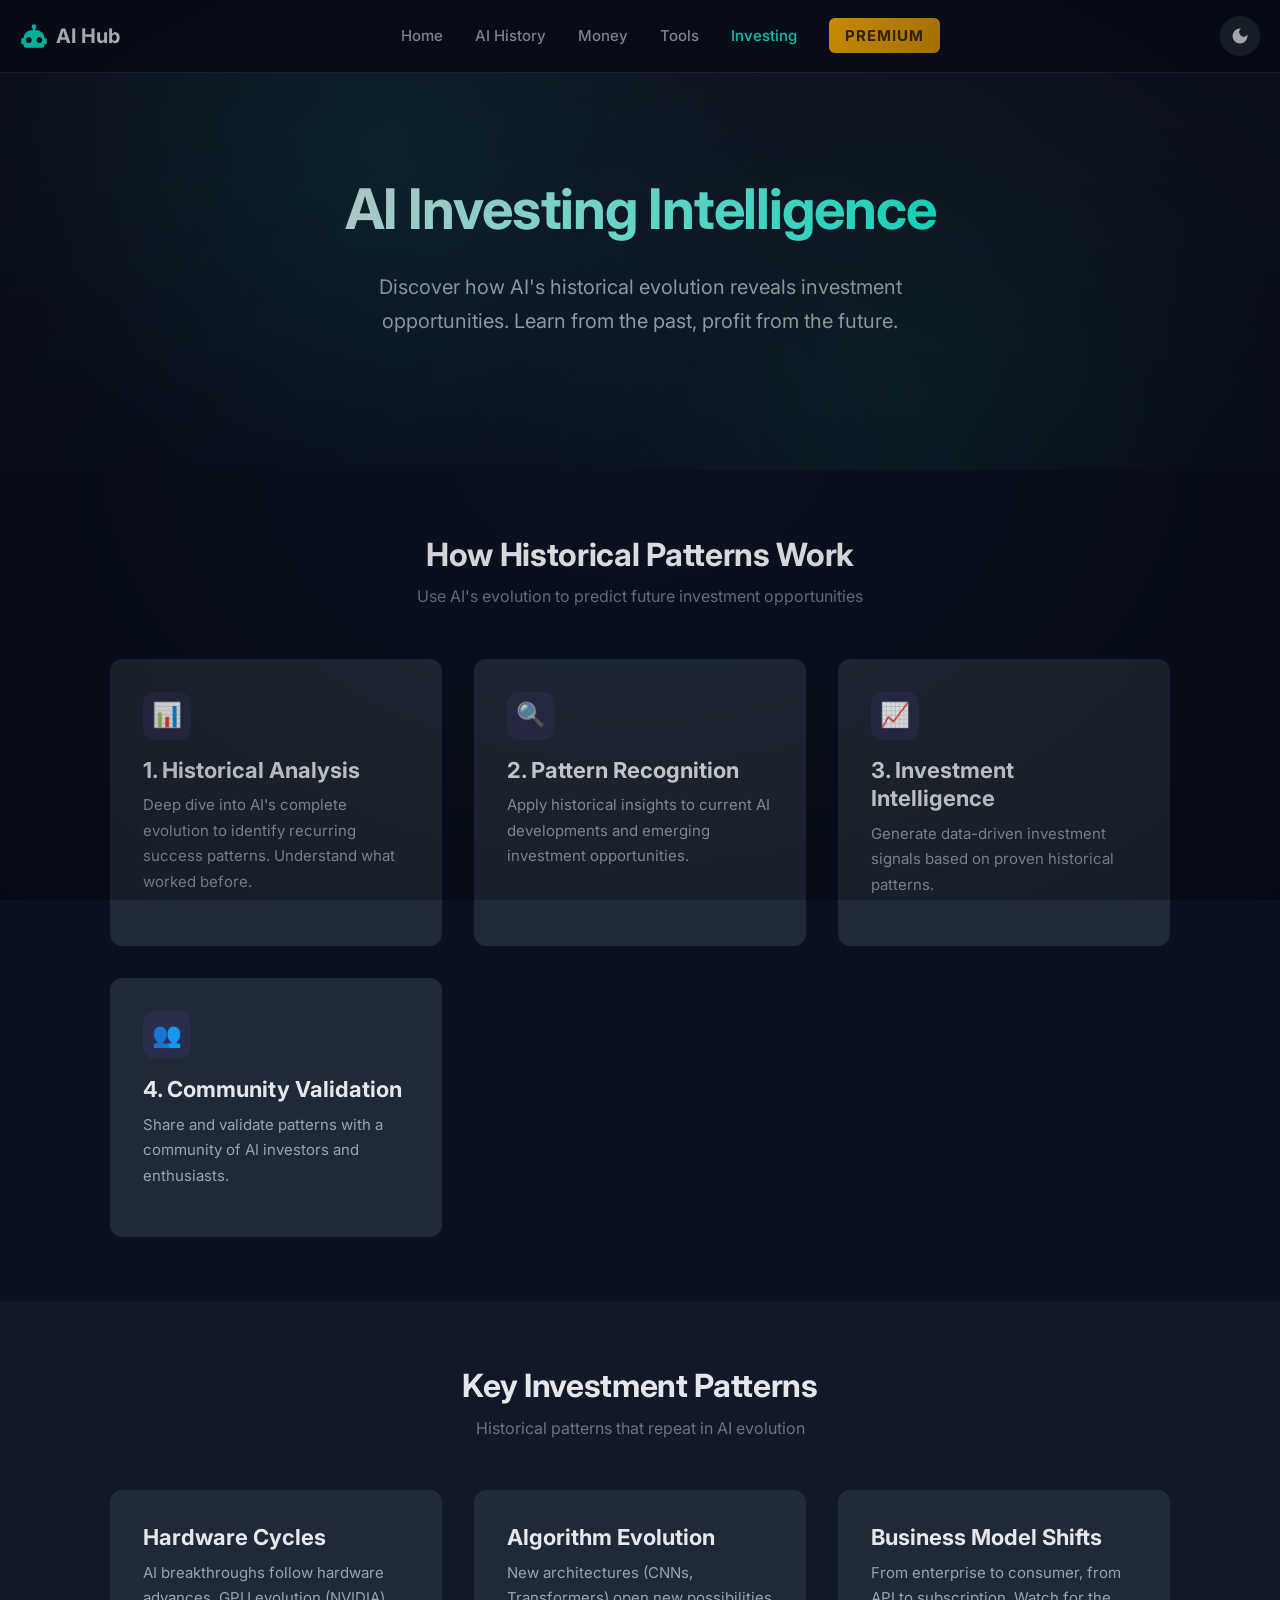
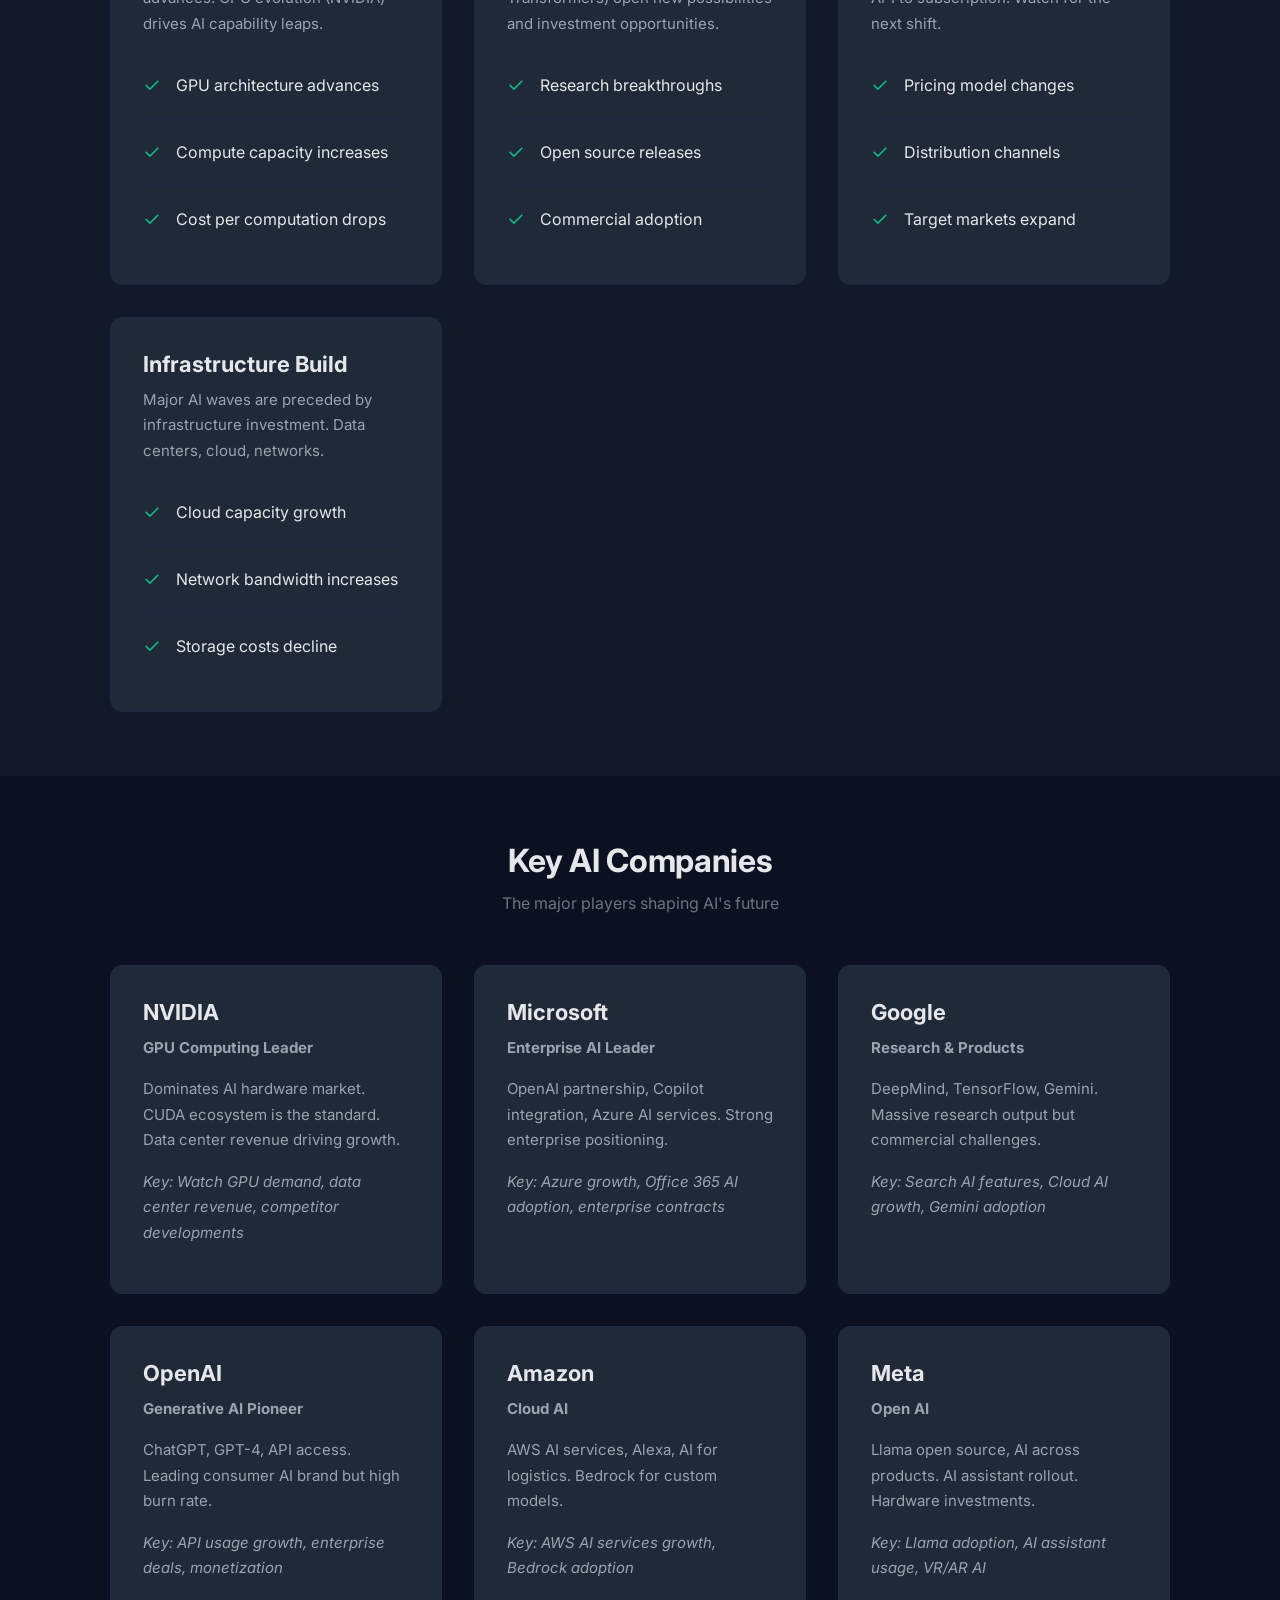
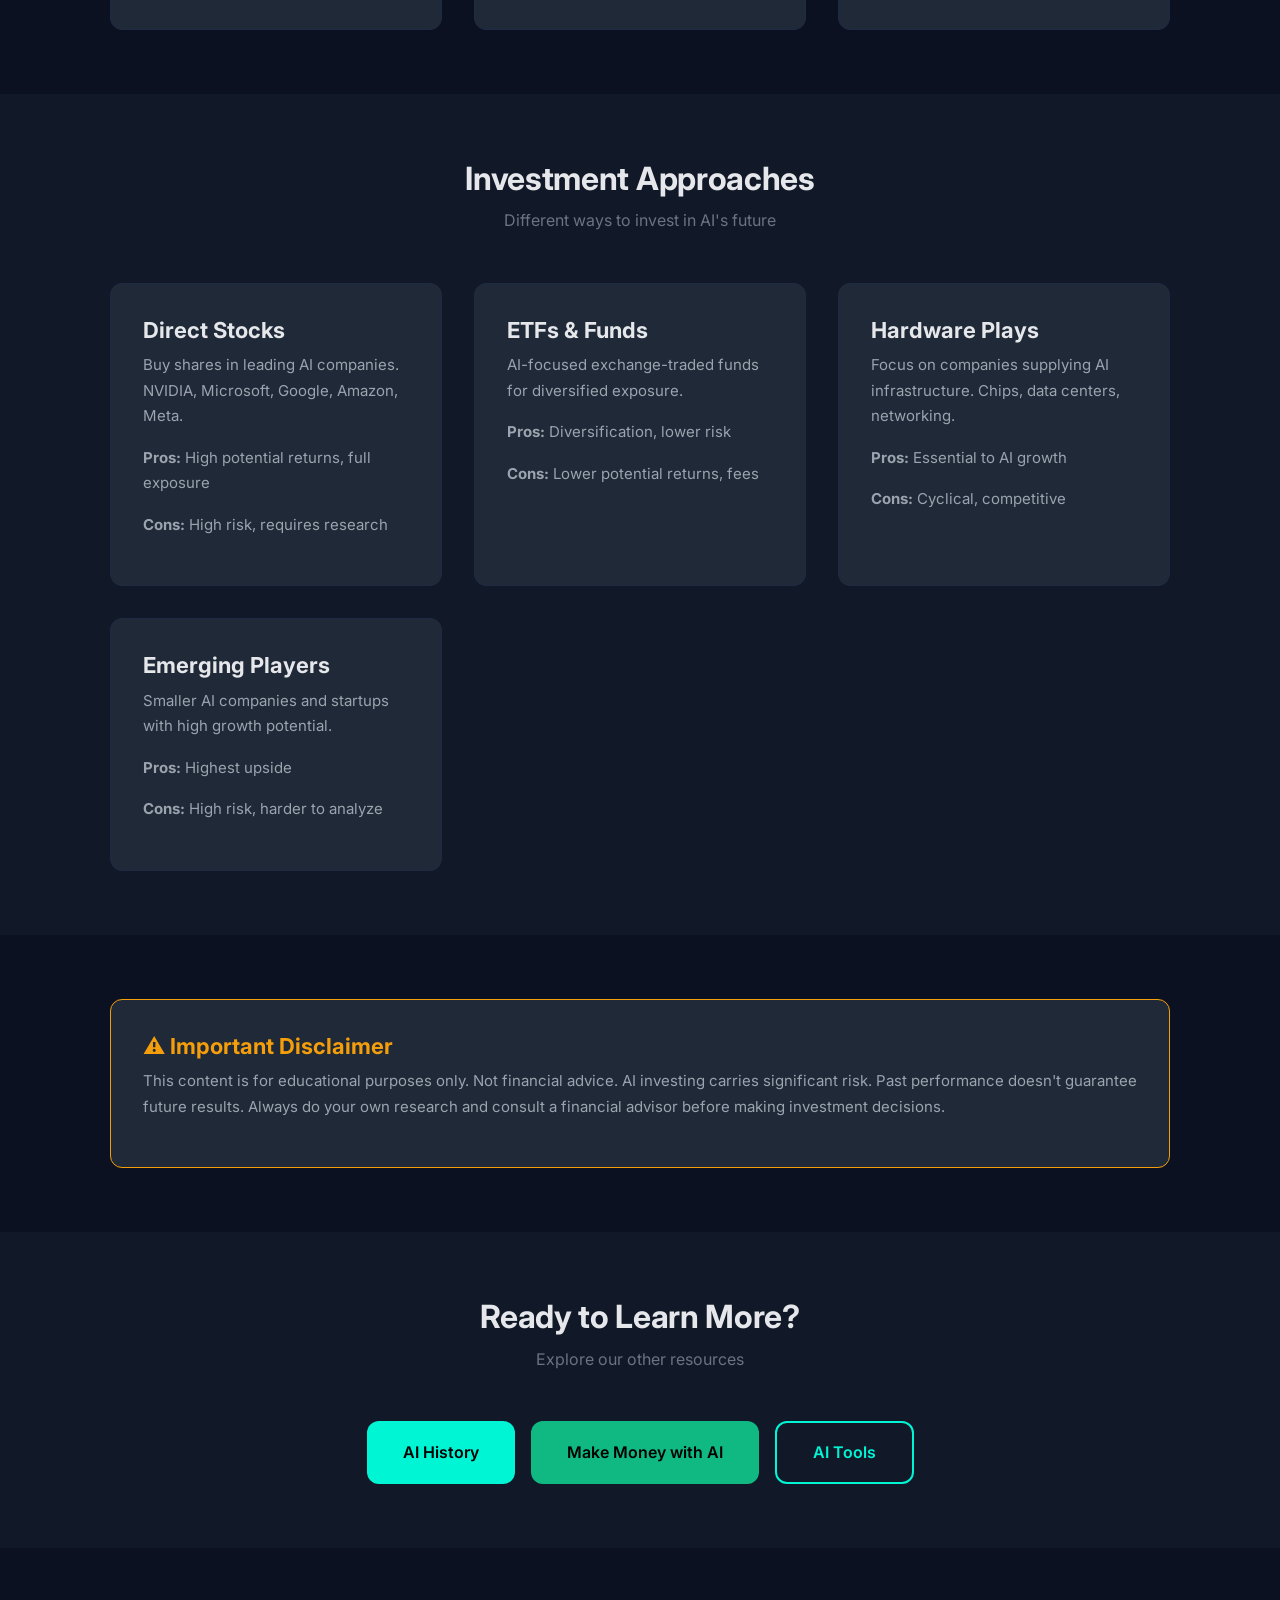
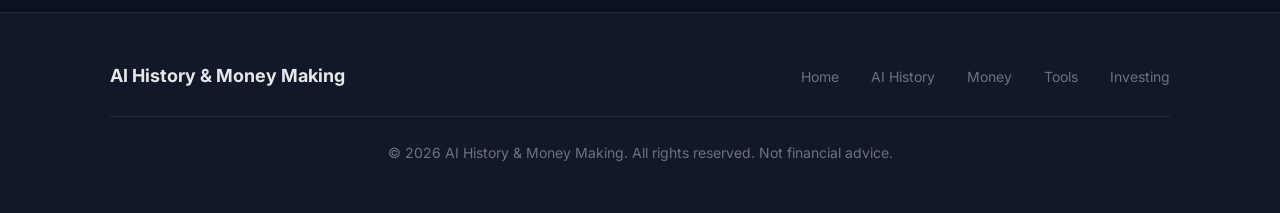
<file: investing.html>
<!DOCTYPE html>
<html lang="en">
<head>
  <meta charset="UTF-8">
  <meta name="viewport" content="width=device-width, initial-scale=1.0">
  <title>AI Investing - Historical Patterns & Investment Intelligence</title>
  <meta name="description" content="Use AI's historical evolution to identify investment opportunities. Learn from the past, profit from the future with data-driven patterns.">
  <meta name="keywords" content="AI investing, AI stocks, AI investment patterns, AI history, investment signals, AI companies">
  <meta name="author" content="AI History & Money Making">
  
  <meta property="og:title" content="AI Investing - Historical Patterns & Investment Intelligence">
  <meta property="og:description" content="Use AI's historical evolution to identify investment opportunities.">
  <meta property="og:type" content="website">
  
  <meta name="twitter:card" content="summary_large_image">
  <meta name="twitter:title" content="AI Investing">
  
  <link rel="stylesheet" href="assets/css/dark-theme.css">
  <link rel="preconnect" href="https://fonts.googleapis.com">
  <link rel="preconnect" href="https://fonts.gstatic.com" crossorigin>
  <link href="https://fonts.googleapis.com/css2?family=Inter:wght@400;500;600;700&display=swap" rel="stylesheet">
  <link rel="icon" href="data:image/svg+xml,<svg xmlns='http://www.w3.org/2000/svg' viewBox='0 0 100 100'><text y='.9em' font-size='90'>🤖</text></svg>">
</head>

<body data-theme="dark">
  <!-- Header -->
  <header>
    <nav>
      <a href="index.html" class="nav-brand">
        <svg viewBox="0 0 24 24" fill="currentColor">
          <path d="M12 2a2 2 0 012 2c0 .74-.4 1.39-1 1.73V7h1a7 7 0 017 7h1a1 1 0 011 1v3a1 1 0 01-1 1h-1v1a2 2 0 01-2 2H5a2 2 0 01-2-2v-1H2a1 1 0 01-1-1v-3a1 1 0 011-1h1a7 7 0 017-7h1V5.73c-.6-.34-1-.99-1-1.73a2 2 0 012-2zM7.5 13A2.5 2.5 0 005 15.5 2.5 2.5 0 007.5 18a2.5 2.5 0 002.5-2.5A2.5 2.5 0 007.5 13zm9 0a2.5 2.5 0 00-2.5 2.5 2.5 2.5 0 002.5 2.5 2.5 2.5 0 002.5-2.5 2.5 2.5 0 00-2.5-2.5z"/>
        </svg>
        AI Hub
      </a>
      <ul class="nav-links">
        <li><a href="index.html">Home</a></li>
        <li><a href="ai-history.html">AI History</a></li>
        <li><a href="money.html">Money</a></li>
        <li><a href="tools.html">Tools</a></li>
        <li><a href="investing.html" class="active">Investing</a></li>
        <li><a href="pages/premium/premium.html" class="nav-premium">Premium</a></li>
      </ul>
      <button class="theme-toggle" id="themeToggle" aria-label="Toggle theme">
        <svg viewBox="0 0 24 24" fill="currentColor">
          <path d="M12 3a9 9 0 109 9c0-.46-.04-.92-.1-1.36a5.389 5.389 0 01-4.4 2.26 5.403 5.403 0 01-3.14-9.8c-.44-.06-.9-.1-1.36-.1z"/>
        </svg>
      </button>
      <button class="nav-toggle" id="navToggle" aria-label="Toggle navigation">
        <span></span>
        <span></span>
        <span></span>
      </button>
    </nav>
  </header>

  <!-- Hero Section -->
  <section class="hero">
    <div class="hero-content">
      <h1>AI Investing Intelligence</h1>
      <p>Discover how AI's historical evolution reveals investment opportunities. Learn from the past, profit from the future.</p>
    </div>
  </section>

  <!-- Main Content -->
  <main>
    <!-- How It Works -->
    <section class="section">
      <div class="container">
        <div class="section-header">
          <h2>How Historical Patterns Work</h2>
          <p>Use AI's evolution to predict future investment opportunities</p>
        </div>
        
        <div class="card-grid">
          <div class="card">
            <div class="card-icon" style="background: rgba(139, 92, 246, 0.1);">📊</div>
            <h3>1. Historical Analysis</h3>
            <p>Deep dive into AI's complete evolution to identify recurring success patterns. Understand what worked before.</p>
          </div>
          
          <div class="card">
            <div class="card-icon" style="background: rgba(139, 92, 246, 0.1);">🔍</div>
            <h3>2. Pattern Recognition</h3>
            <p>Apply historical insights to current AI developments and emerging investment opportunities.</p>
          </div>
          
          <div class="card">
            <div class="card-icon" style="background: rgba(139, 92, 246, 0.1);">📈</div>
            <h3>3. Investment Intelligence</h3>
            <p>Generate data-driven investment signals based on proven historical patterns.</p>
          </div>
          
          <div class="card">
            <div class="card-icon" style="background: rgba(139, 92, 246, 0.1);">👥</div>
            <h3>4. Community Validation</h3>
            <p>Share and validate patterns with a community of AI investors and enthusiasts.</p>
          </div>
        </div>
      </div>
    </section>

    <!-- Key Patterns -->
    <section class="section section-primary">
      <div class="container">
        <div class="section-header">
          <h2>Key Investment Patterns</h2>
          <p>Historical patterns that repeat in AI evolution</p>
        </div>
        
        <div class="card-grid">
          <div class="card">
            <h3>Hardware Cycles</h3>
            <p>AI breakthroughs follow hardware advances. GPU evolution (NVIDIA) drives AI capability leaps.</p>
            <ul class="feature-list mt-md">
              <li><span class="check-icon">✓</span> GPU architecture advances</li>
              <li><span class="check-icon">✓</span> Compute capacity increases</li>
              <li><span class="check-icon">✓</span> Cost per computation drops</li>
            </ul>
          </div>
          
          <div class="card">
            <h3>Algorithm Evolution</h3>
            <p>New architectures (CNNs, Transformers) open new possibilities and investment opportunities.</p>
            <ul class="feature-list mt-md">
              <li><span class="check-icon">✓</span> Research breakthroughs</li>
              <li><span class="check-icon">✓</span> Open source releases</li>
              <li><span class="check-icon">✓</span> Commercial adoption</li>
            </ul>
          </div>
          
          <div class="card">
            <h3>Business Model Shifts</h3>
            <p>From enterprise to consumer, from API to subscription. Watch for the next shift.</p>
            <ul class="feature-list mt-md">
              <li><span class="check-icon">✓</span> Pricing model changes</li>
              <li><span class="check-icon">✓</span> Distribution channels</li>
              <li><span class="check-icon">✓</span> Target markets expand</li>
            </ul>
          </div>
          
          <div class="card">
            <h3>Infrastructure Build</h3>
            <p>Major AI waves are preceded by infrastructure investment. Data centers, cloud, networks.</p>
            <ul class="feature-list mt-md">
              <li><span class="check-icon">✓</span> Cloud capacity growth</li>
              <li><span class="check-icon">✓</span> Network bandwidth increases</li>
              <li><span class="check-icon">✓</span> Storage costs decline</li>
            </ul>
          </div>
        </div>
      </div>
    </section>

    <!-- Major Players -->
    <section class="section">
      <div class="container">
        <div class="section-header">
          <h2>Key AI Companies</h2>
          <p>The major players shaping AI's future</p>
        </div>
        
        <div class="card-grid">
          <div class="card">
            <h3>NVIDIA</h3>
            <p><strong>GPU Computing Leader</strong></p>
            <p>Dominates AI hardware market. CUDA ecosystem is the standard. Data center revenue driving growth.</p>
            <p><em>Key: Watch GPU demand, data center revenue, competitor developments</em></p>
          </div>
          
          <div class="card">
            <h3>Microsoft</h3>
            <p><strong>Enterprise AI Leader</strong></p>
            <p>OpenAI partnership, Copilot integration, Azure AI services. Strong enterprise positioning.</p>
            <p><em>Key: Azure growth, Office 365 AI adoption, enterprise contracts</em></p>
          </div>
          
          <div class="card">
            <h3>Google</h3>
            <p><strong>Research & Products</strong></p>
            <p>DeepMind, TensorFlow, Gemini. Massive research output but commercial challenges.</p>
            <p><em>Key: Search AI features, Cloud AI growth, Gemini adoption</em></p>
          </div>
          
          <div class="card">
            <h3>OpenAI</h3>
            <p><strong>Generative AI Pioneer</strong></p>
            <p>ChatGPT, GPT-4, API access. Leading consumer AI brand but high burn rate.</p>
            <p><em>Key: API usage growth, enterprise deals, monetization</em></p>
          </div>
          
          <div class="card">
            <h3>Amazon</h3>
            <p><strong>Cloud AI</strong></p>
            <p>AWS AI services, Alexa, AI for logistics. Bedrock for custom models.</p>
            <p><em>Key: AWS AI services growth, Bedrock adoption</em></p>
          </div>
          
          <div class="card">
            <h3>Meta</h3>
            <p><strong>Open AI</strong></p>
            <p>Llama open source, AI across products. AI assistant rollout. Hardware investments.</p>
            <p><em>Key: Llama adoption, AI assistant usage, VR/AR AI</em></p>
          </div>
        </div>
      </div>
    </section>

    <!-- Investment Strategies -->
    <section class="section section-primary">
      <div class="container">
        <div class="section-header">
          <h2>Investment Approaches</h2>
          <p>Different ways to invest in AI's future</p>
        </div>
        
        <div class="card-grid">
          <div class="card">
            <h3>Direct Stocks</h3>
            <p>Buy shares in leading AI companies. NVIDIA, Microsoft, Google, Amazon, Meta.</p>
            <p><strong>Pros:</strong> High potential returns, full exposure</p>
            <p><strong>Cons:</strong> High risk, requires research</p>
          </div>
          
          <div class="card">
            <h3>ETFs & Funds</h3>
            <p>AI-focused exchange-traded funds for diversified exposure.</p>
            <p><strong>Pros:</strong> Diversification, lower risk</p>
            <p><strong>Cons:</strong> Lower potential returns, fees</p>
          </div>
          
          <div class="card">
            <h3>Hardware Plays</h3>
            <p>Focus on companies supplying AI infrastructure. Chips, data centers, networking.</p>
            <p><strong>Pros:</strong> Essential to AI growth</p>
            <p><strong>Cons:</strong> Cyclical, competitive</p>
          </div>
          
          <div class="card">
            <h3>Emerging Players</h3>
            <p>Smaller AI companies and startups with high growth potential.</p>
            <p><strong>Pros:</strong> Highest upside</p>
            <p><strong>Cons:</strong> High risk, harder to analyze</p>
          </div>
        </div>
      </div>
    </section>

    <!-- Disclaimer -->
    <section class="section">
      <div class="container">
        <div class="card" style="border-color: var(--accent-orange);">
          <h3 style="color: var(--accent-orange);">⚠️ Important Disclaimer</h3>
          <p>This content is for educational purposes only. Not financial advice. AI investing carries significant risk. Past performance doesn't guarantee future results. Always do your own research and consult a financial advisor before making investment decisions.</p>
        </div>
      </div>
    </section>

    <!-- CTA Section -->
    <section class="section section-primary">
      <div class="container">
        <div class="section-header">
          <h2>Ready to Learn More?</h2>
          <p>Explore our other resources</p>
        </div>
        <div style="display: flex; gap: 1rem; justify-content: center; flex-wrap: wrap;">
          <a href="ai-history.html" class="btn btn-ai btn-lg">AI History</a>
          <a href="money.html" class="btn btn-money btn-lg">Make Money with AI</a>
          <a href="tools.html" class="btn btn-outline btn-lg">AI Tools</a>
        </div>
      </div>
    </section>
  </main>

  <!-- Footer -->
  <footer>
    <div class="container">
      <div class="footer-content">
        <div class="footer-brand">AI History & Money Making</div>
        <ul class="footer-links">
          <li><a href="index.html">Home</a></li>
          <li><a href="ai-history.html">AI History</a></li>
          <li><a href="money.html">Money</a></li>
          <li><a href="tools.html">Tools</a></li>
          <li><a href="investing.html">Investing</a></li>
        </ul>
      </div>
      <div class="footer-copy">
        &copy; 2026 AI History & Money Making. All rights reserved. Not financial advice.
      </div>
    </div>
  </footer>

  <script src="assets/js/theme.js"></script>
</body>
</html>
</file>
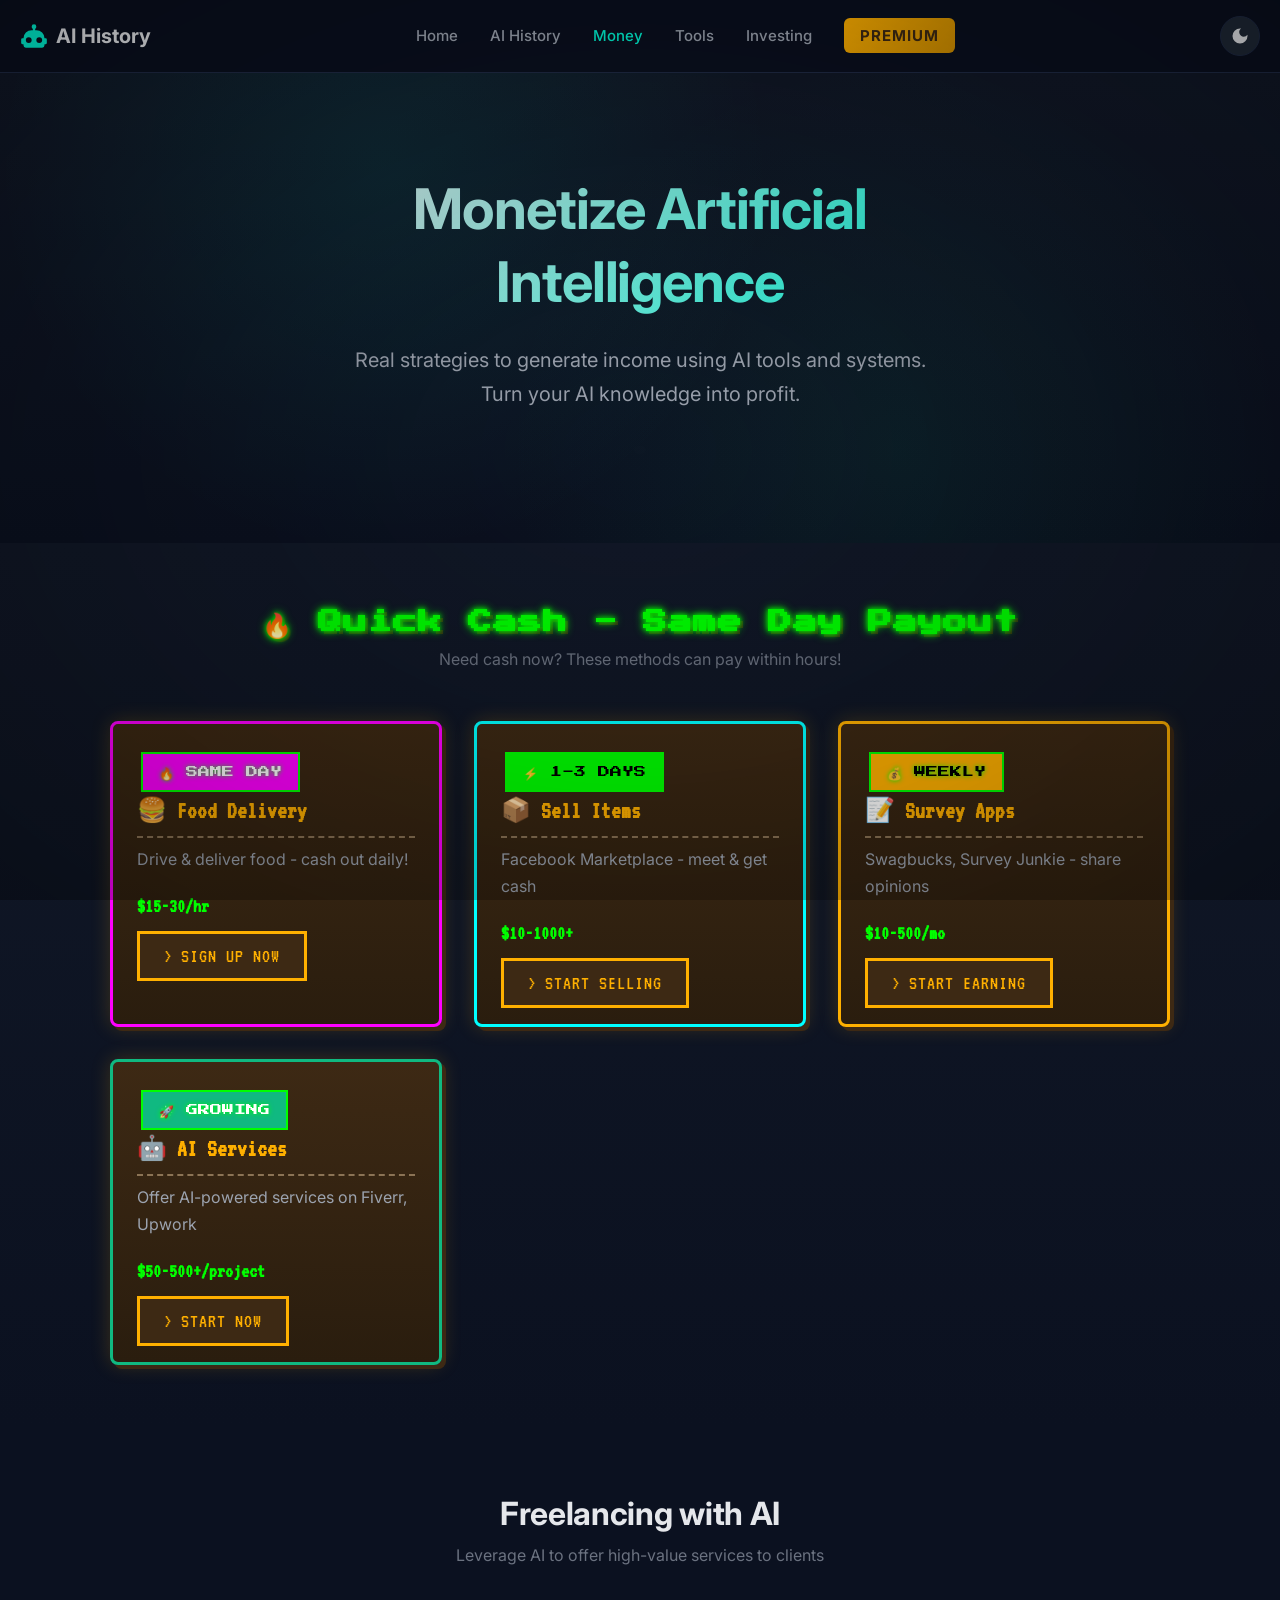
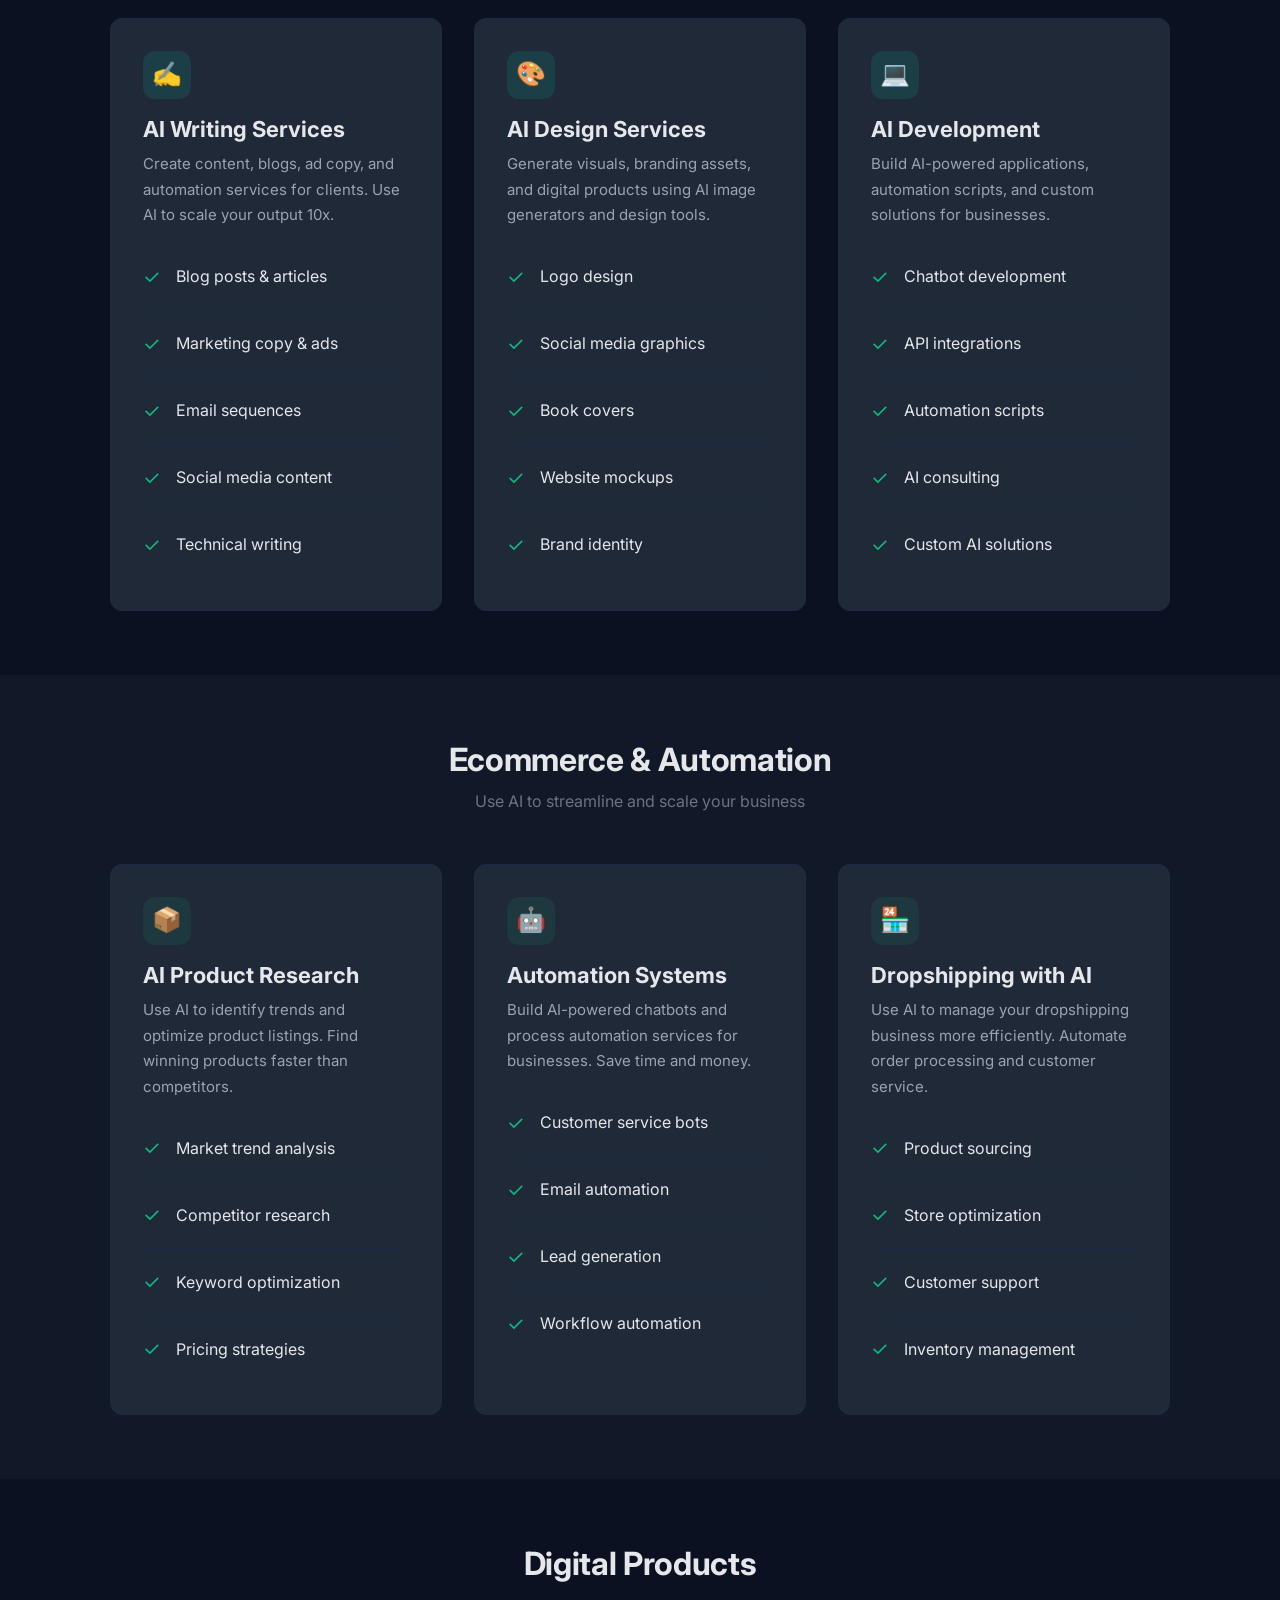
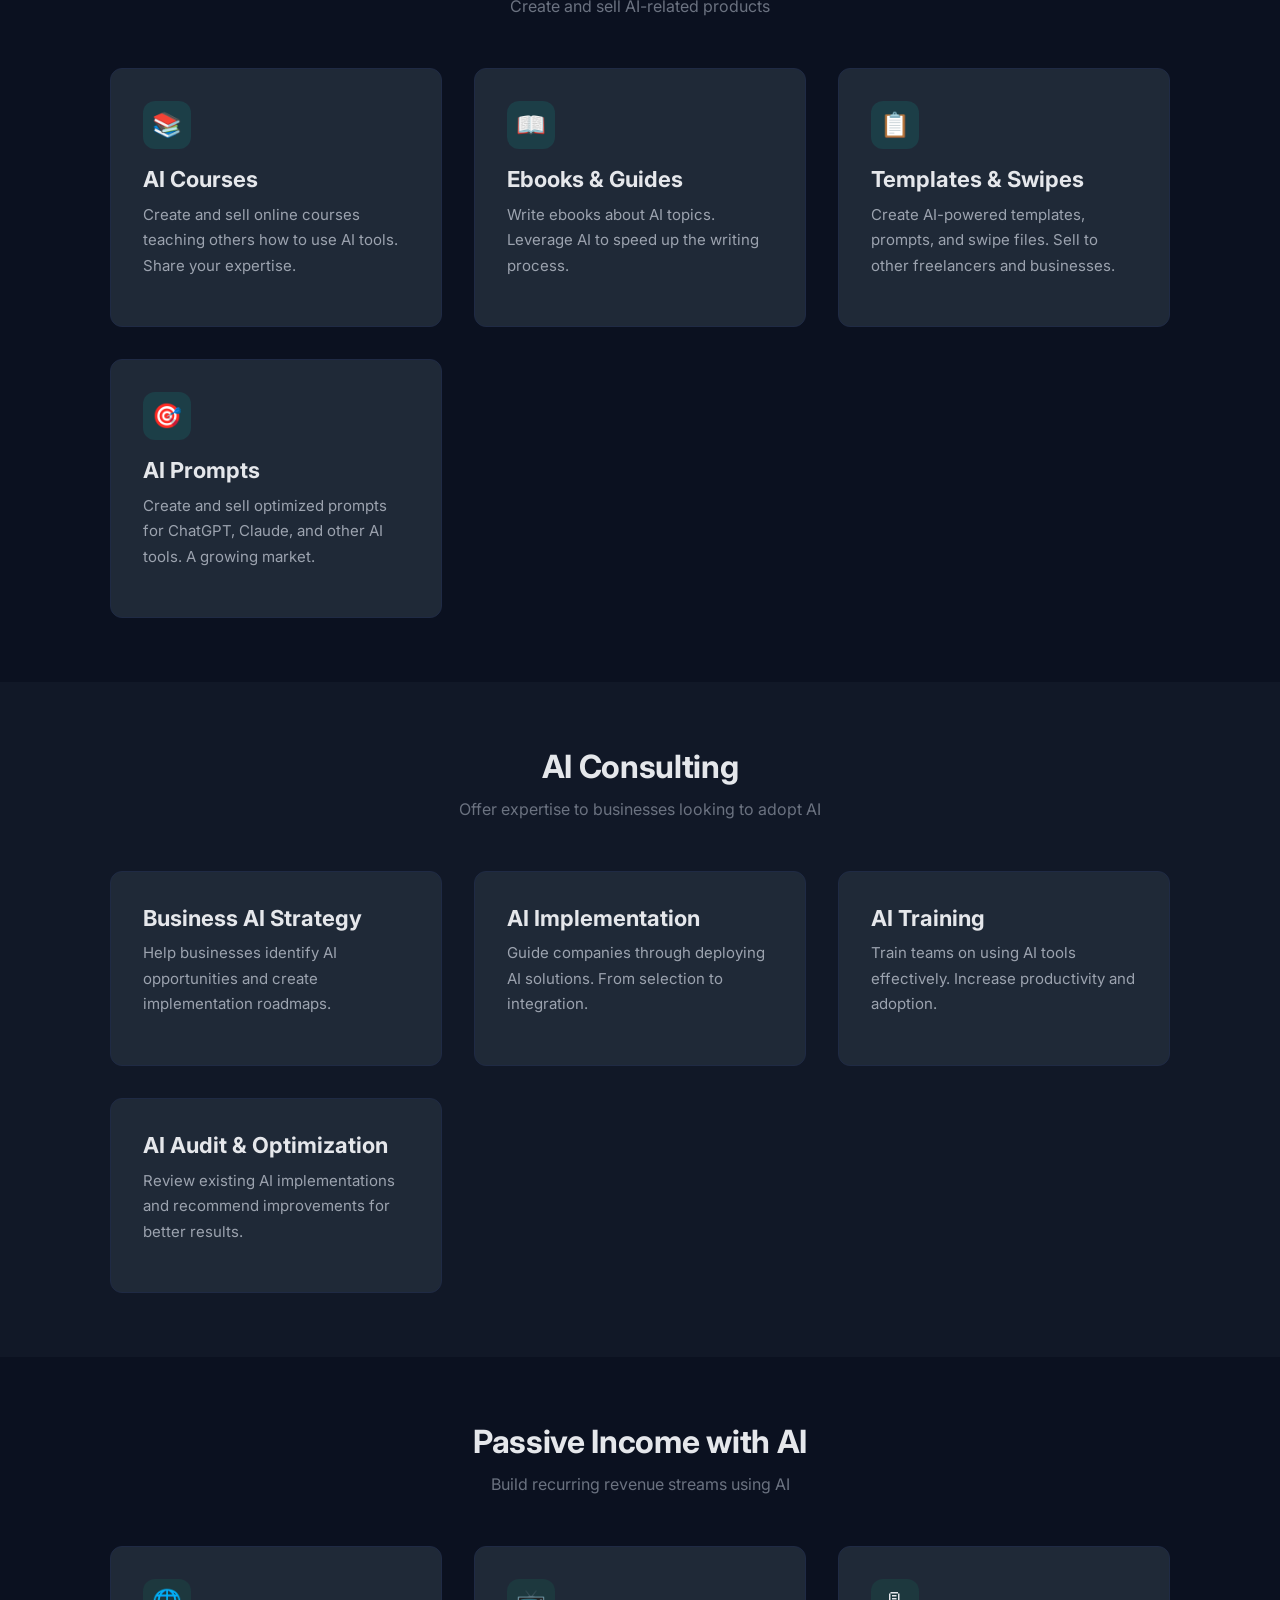
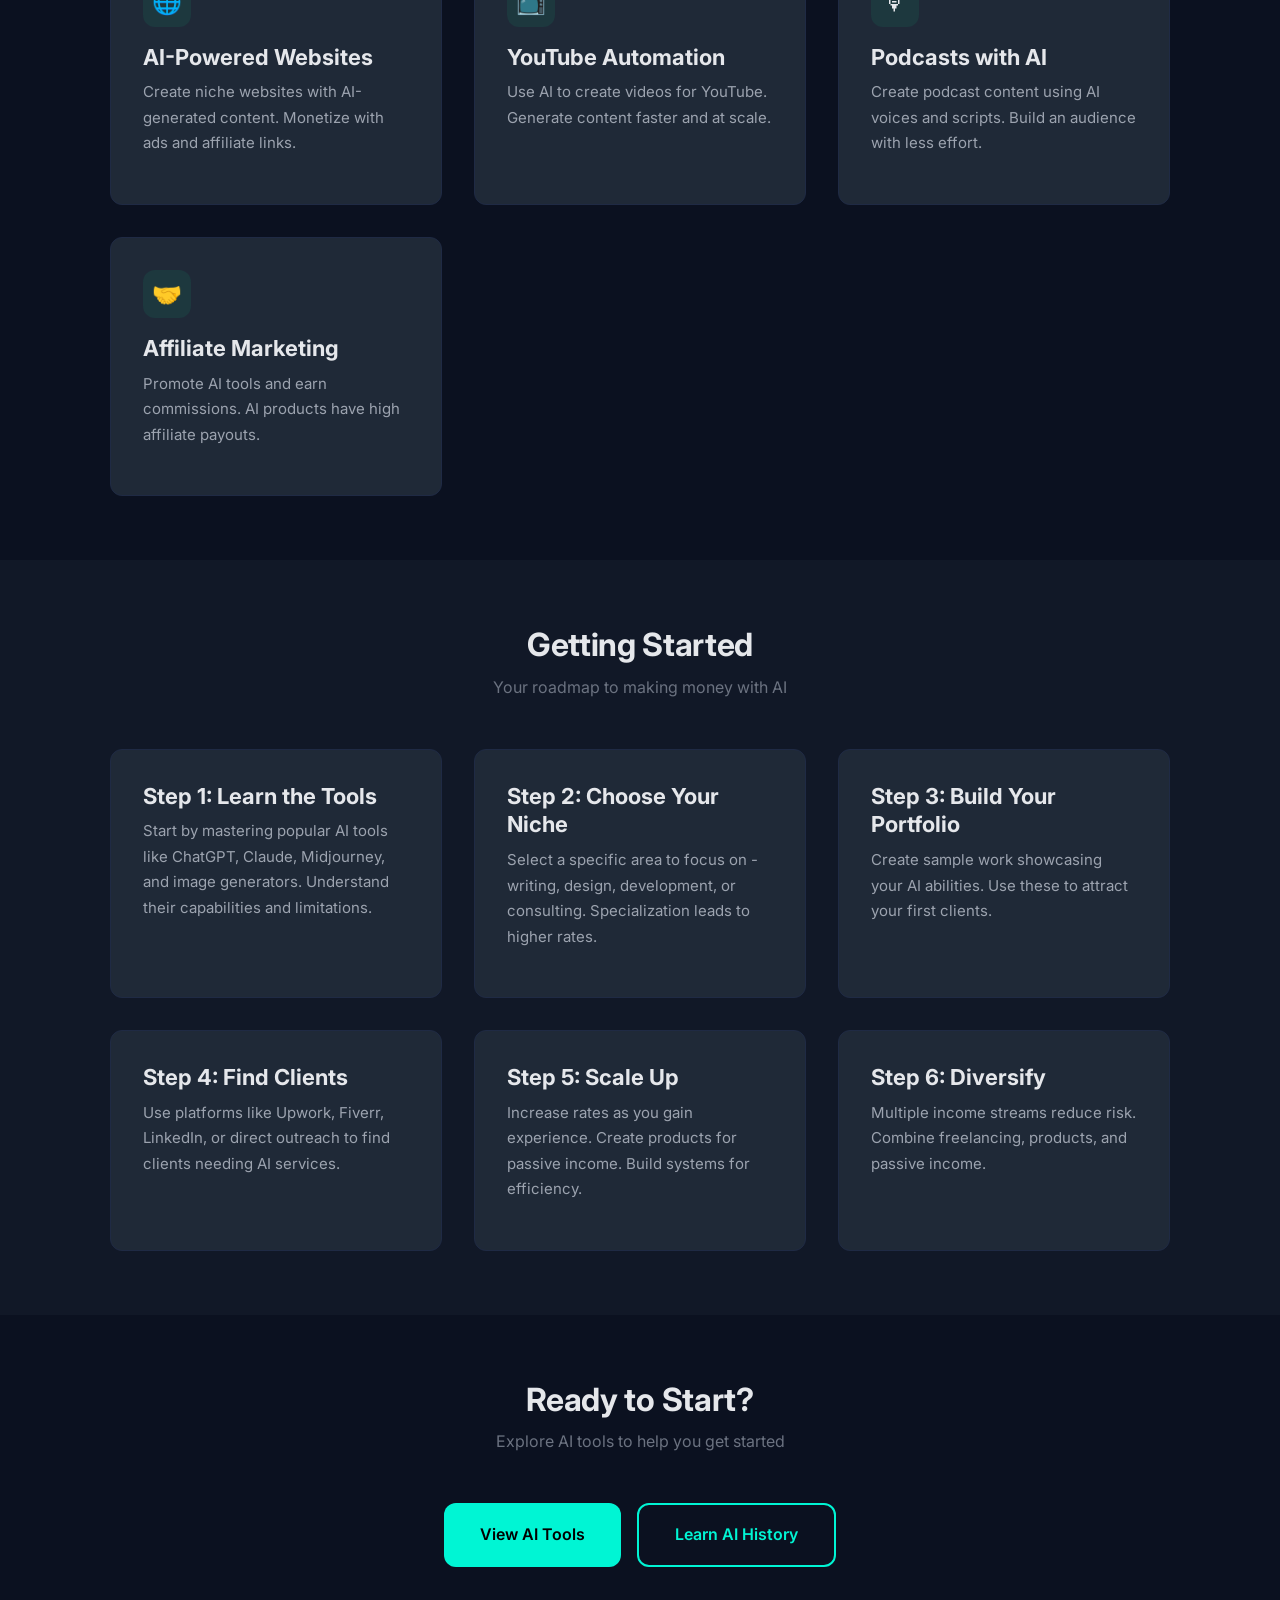
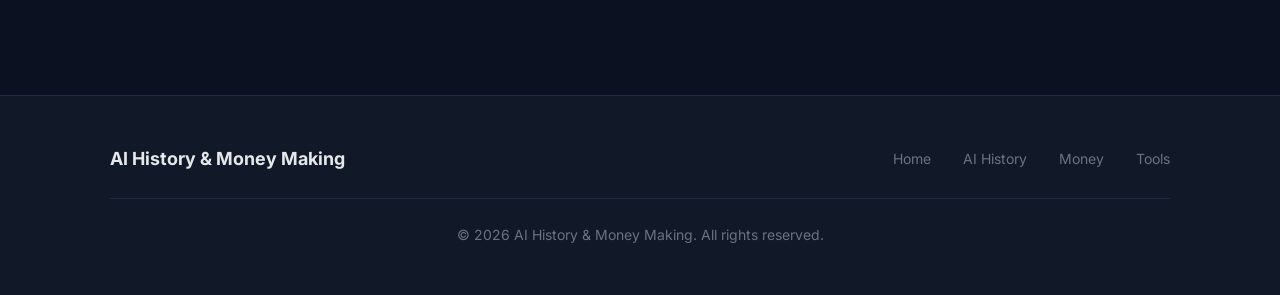
<file: money.html>
<!DOCTYPE html>
<html lang="en">
<head>
  <meta charset="UTF-8">
  <meta name="viewport" content="width=device-width, initial-scale=1.0">
  <title>Make Money with AI - AI Money Making Strategies</title>
  <meta name="description" content="Discover practical strategies to generate income using AI. Learn about freelancing, automation, ecommerce, and consulting with artificial intelligence.">
  <meta name="keywords" content="make money with AI, AI freelancing, AI business, AI income, artificial intelligence side hustle">
  <meta name="author" content="AI History & Money Making">
  
  <meta property="og:title" content="Make Money with AI - AI Money Making Strategies">
  <meta property="og:description" content="Discover practical strategies to generate income using AI.">
  <meta property="og:type" content="website">
  
  <meta name="twitter:card" content="summary_large_image">
  <meta name="twitter:title" content="Make Money with AI">
  
  <link rel="stylesheet" href="assets/css/dark-theme.css">
  <link rel="preconnect" href="https://fonts.googleapis.com">
  <link rel="preconnect" href="https://fonts.gstatic.com" crossorigin>
  <link href="https://fonts.googleapis.com/css2?family=Inter:wght@400;500;600;700&display=swap" rel="stylesheet">
  <link rel="icon" href="data:image/svg+xml,<svg xmlns='http://www.w3.org/2000/svg' viewBox='0 0 100 100'><text y='.9em' font-size='90'>🤖</text></svg>">
</head>

<body data-theme="dark">
  <!-- Header -->
  <header>
    <nav>
      <a href="index.html" class="nav-brand">
        <svg viewBox="0 0 24 24" fill="currentColor">
          <path d="M12 2a2 2 0 012 2c0 .74-.4 1.39-1 1.73V7h1a7 7 0 017 7h1a1 1 0 011 1v3a1 1 0 01-1 1h-1v1a2 2 0 01-2 2H5a2 2 0 01-2-2v-1H2a1 1 0 01-1-1v-3a1 1 0 011-1h1a7 7 0 017-7h1V5.73c-.6-.34-1-.99-1-1.73a2 2 0 012-2zM7.5 13A2.5 2.5 0 005 15.5 2.5 2.5 0 007.5 18a2.5 2.5 0 002.5-2.5A2.5 2.5 0 007.5 13zm9 0a2.5 2.5 0 00-2.5 2.5 2.5 2.5 0 002.5 2.5 2.5 2.5 0 002.5-2.5 2.5 2.5 0 00-2.5-2.5z"/>
        </svg>
        AI History
      </a>
      <ul class="nav-links">
        <li><a href="index.html">Home</a></li>
        <li><a href="ai-history.html">AI History</a></li>
        <li><a href="money.html" class="active">Money</a></li>
        <li><a href="tools.html">Tools</a></li>
        <li><a href="investing.html">Investing</a></li>
        <li><a href="pages/premium/premium.html" class="nav-premium">Premium</a></li>
      </ul>
      <button class="theme-toggle" id="themeToggle" aria-label="Toggle theme">
        <svg viewBox="0 0 24 24" fill="currentColor">
          <path d="M12 3a9 9 0 109 9c0-.46-.04-.92-.1-1.36a5.389 5.389 0 01-4.4 2.26 5.403 5.403 0 01-3.14-9.8c-.44-.06-.9-.1-1.36-.1z"/>
        </svg>
      </button>
      <button class="nav-toggle" id="navToggle" aria-label="Toggle navigation">
        <span></span>
        <span></span>
        <span></span>
      </button>
    </nav>
  </header>

  <!-- Hero Section -->
  <section class="hero">
    <div class="hero-content">
      <h1>Monetize Artificial Intelligence</h1>
      <p>Real strategies to generate income using AI tools and systems. Turn your AI knowledge into profit.</p>
    </div>
  </section>

  <!-- Quick Cash Section -->
  <section class="section" style="background: linear-gradient(180deg, var(--bg-secondary) 0%, var(--bg-primary) 100%);">
    <div class="container">
      <div class="section-header">
        <h2 class="retro-title-lg" style="color: var(--neon-green);">🔥 Quick Cash - Same Day Payout</h2>
        <p>Need cash now? These methods can pay within hours!</p>
      </div>
      
      <div class="card-grid" style="grid-template-columns: repeat(auto-fit, minmax(280px, 1fr));">
        <div class="retro-card" style="border-color: var(--neon-pink);">
          <span class="arcade-stat" style="background: var(--neon-pink); color: white;">🔥 SAME DAY</span>
          <h3 style="color: var(--amber-glow);">🍔 Food Delivery</h3>
          <p>Drive & deliver food - cash out daily!</p>
          <p style="color: var(--neon-green); font-weight: bold; font-family: 'VT323', monospace; font-size: 1.25rem;">$15-30/hr</p>
          <a href="https://www.doordash.com/driver/signup/" target="_blank" class="retro-btn" style="margin-top: 1rem;">SIGN UP NOW</a>
        </div>
        
        <div class="retro-card" style="border-color: var(--neon-cyan);">
          <span class="arcade-stat" style="background: var(--neon-green); color: black;">⚡ 1-3 DAYS</span>
          <h3 style="color: var(--amber-glow);">📦 Sell Items</h3>
          <p>Facebook Marketplace - meet & get cash</p>
          <p style="color: var(--neon-green); font-weight: bold; font-family: 'VT323', monospace; font-size: 1.25rem;">$10-1000+</p>
          <a href="https://www.facebook.com/marketplace/" target="_blank" class="retro-btn" style="margin-top: 1rem;">START SELLING</a>
        </div>
        
        <div class="retro-card" style="border-color: var(--amber-glow);">
          <span class="arcade-stat" style="background: var(--amber-glow); color: black;">💰 WEEKLY</span>
          <h3 style="color: var(--amber-glow);">📝 Survey Apps</h3>
          <p>Swagbucks, Survey Junkie - share opinions</p>
          <p style="color: var(--neon-green); font-weight: bold; font-family: 'VT323', monospace; font-size: 1.25rem;">$10-500/mo</p>
          <a href="https://www.swagbucks.com/" target="_blank" class="retro-btn" style="margin-top: 1rem;">START EARNING</a>
        </div>
        
        <div class="retro-card" style="border-color: var(--accent-money);">
          <span class="arcade-stat" style="background: var(--accent-money); color: white;">🚀 GROWING</span>
          <h3 style="color: var(--amber-glow);">🤖 AI Services</h3>
          <p>Offer AI-powered services on Fiverr, Upwork</p>
          <p style="color: var(--neon-green); font-weight: bold; font-family: 'VT323', monospace; font-size: 1.25rem;">$50-500+/project</p>
          <a href="https://www.fiverr.com/" target="_blank" class="retro-btn" style="margin-top: 1rem;">START NOW</a>
        </div>
      </div>
    </div>
  </section>

  <!-- Main Content -->
  <main>
    <!-- Freelancing Section -->
    <section class="section">
      <div class="container">
        <div class="section-header">
          <h2>Freelancing with AI</h2>
          <p>Leverage AI to offer high-value services to clients</p>
        </div>
        
        <div class="card-grid">
          <div class="card">
            <div class="card-icon">✍️</div>
            <h3>AI Writing Services</h3>
            <p>Create content, blogs, ad copy, and automation services for clients. Use AI to scale your output 10x.</p>
            <ul class="feature-list mt-md">
              <li><span class="check-icon">✓</span> Blog posts & articles</li>
              <li><span class="check-icon">✓</span> Marketing copy & ads</li>
              <li><span class="check-icon">✓</span> Email sequences</li>
              <li><span class="check-icon">✓</span> Social media content</li>
              <li><span class="check-icon">✓</span> Technical writing</li>
            </ul>
          </div>
          
          <div class="card">
            <div class="card-icon">🎨</div>
            <h3>AI Design Services</h3>
            <p>Generate visuals, branding assets, and digital products using AI image generators and design tools.</p>
            <ul class="feature-list mt-md">
              <li><span class="check-icon">✓</span> Logo design</li>
              <li><span class="check-icon">✓</span> Social media graphics</li>
              <li><span class="check-icon">✓</span> Book covers</li>
              <li><span class="check-icon">✓</span> Website mockups</li>
              <li><span class="check-icon">✓</span> Brand identity</li>
            </ul>
          </div>
          
          <div class="card">
            <div class="card-icon">💻</div>
            <h3>AI Development</h3>
            <p>Build AI-powered applications, automation scripts, and custom solutions for businesses.</p>
            <ul class="feature-list mt-md">
              <li><span class="check-icon">✓</span> Chatbot development</li>
              <li><span class="check-icon">✓</span> API integrations</li>
              <li><span class="check-icon">✓</span> Automation scripts</li>
              <li><span class="check-icon">✓</span> AI consulting</li>
              <li><span class="check-icon">✓</span> Custom AI solutions</li>
            </ul>
          </div>
        </div>
      </div>
    </section>

    <!-- Ecommerce Section -->
    <section class="section section-primary">
      <div class="container">
        <div class="section-header">
          <h2>Ecommerce & Automation</h2>
          <p>Use AI to streamline and scale your business</p>
        </div>
        
        <div class="card-grid">
          <div class="card">
            <div class="card-icon money">📦</div>
            <h3>AI Product Research</h3>
            <p>Use AI to identify trends and optimize product listings. Find winning products faster than competitors.</p>
            <ul class="feature-list mt-md">
              <li><span class="check-icon">✓</span> Market trend analysis</li>
              <li><span class="check-icon">✓</span> Competitor research</li>
              <li><span class="check-icon">✓</span> Keyword optimization</li>
              <li><span class="check-icon">✓</span> Pricing strategies</li>
            </ul>
          </div>
          
          <div class="card">
            <div class="card-icon money">🤖</div>
            <h3>Automation Systems</h3>
            <p>Build AI-powered chatbots and process automation services for businesses. Save time and money.</p>
            <ul class="feature-list mt-md">
              <li><span class="check-icon">✓</span> Customer service bots</li>
              <li><span class="check-icon">✓</span> Email automation</li>
              <li><span class="check-icon">✓</span> Lead generation</li>
              <li><span class="check-icon">✓</span> Workflow automation</li>
            </ul>
          </div>
          
          <div class="card">
            <div class="card-icon money">🏪</div>
            <h3>Dropshipping with AI</h3>
            <p>Use AI to manage your dropshipping business more efficiently. Automate order processing and customer service.</p>
            <ul class="feature-list mt-md">
              <li><span class="check-icon">✓</span> Product sourcing</li>
              <li><span class="check-icon">✓</span> Store optimization</li>
              <li><span class="check-icon">✓</span> Customer support</li>
              <li><span class="check-icon">✓</span> Inventory management</li>
            </ul>
          </div>
        </div>
      </div>
    </section>

    <!-- Digital Products Section -->
    <section class="section">
      <div class="container">
        <div class="section-header">
          <h2>Digital Products</h2>
          <p>Create and sell AI-related products</p>
        </div>
        
        <div class="card-grid">
          <div class="card">
            <div class="card-icon">📚</div>
            <h3>AI Courses</h3>
            <p>Create and sell online courses teaching others how to use AI tools. Share your expertise.</p>
          </div>
          
          <div class="card">
            <div class="card-icon">📖</div>
            <h3>Ebooks & Guides</h3>
            <p>Write ebooks about AI topics. Leverage AI to speed up the writing process.</p>
          </div>
          
          <div class="card">
            <div class="card-icon">📋</div>
            <h3>Templates & Swipes</h3>
            <p>Create AI-powered templates, prompts, and swipe files. Sell to other freelancers and businesses.</p>
          </div>
          
          <div class="card">
            <div class="card-icon">🎯</div>
            <h3>AI Prompts</h3>
            <p>Create and sell optimized prompts for ChatGPT, Claude, and other AI tools. A growing market.</p>
          </div>
        </div>
      </div>
    </section>

    <!-- Consulting Section -->
    <section class="section section-primary">
      <div class="container">
        <div class="section-header">
          <h2>AI Consulting</h2>
          <p>Offer expertise to businesses looking to adopt AI</p>
        </div>
        
        <div class="card-grid">
          <div class="card">
            <h3>Business AI Strategy</h3>
            <p>Help businesses identify AI opportunities and create implementation roadmaps.</p>
          </div>
          
          <div class="card">
            <h3>AI Implementation</h3>
            <p>Guide companies through deploying AI solutions. From selection to integration.</p>
          </div>
          
          <div class="card">
            <h3>AI Training</h3>
            <p>Train teams on using AI tools effectively. Increase productivity and adoption.</p>
          </div>
          
          <div class="card">
            <h3>AI Audit & Optimization</h3>
            <p>Review existing AI implementations and recommend improvements for better results.</p>
          </div>
        </div>
      </div>
    </section>

    <!-- Passive Income Section -->
    <section class="section">
      <div class="container">
        <div class="section-header">
          <h2>Passive Income with AI</h2>
          <p>Build recurring revenue streams using AI</p>
        </div>
        
        <div class="card-grid">
          <div class="card">
            <div class="card-icon money">🌐</div>
            <h3>AI-Powered Websites</h3>
            <p>Create niche websites with AI-generated content. Monetize with ads and affiliate links.</p>
          </div>
          
          <div class="card">
            <div class="card-icon money">📺</div>
            <h3>YouTube Automation</h3>
            <p>Use AI to create videos for YouTube. Generate content faster and at scale.</p>
          </div>
          
          <div class="card">
            <div class="card-icon money">🎙</div>
            <h3>Podcasts with AI</h3>
            <p>Create podcast content using AI voices and scripts. Build an audience with less effort.</p>
          </div>
          
          <div class="card">
            <div class="card-icon money">🤝</div>
            <h3>Affiliate Marketing</h3>
            <p>Promote AI tools and earn commissions. AI products have high affiliate payouts.</p>
          </div>
        </div>
      </div>
    </section>

    <!-- Getting Started Section -->
    <section class="section section-primary">
      <div class="container">
        <div class="section-header">
          <h2>Getting Started</h2>
          <p>Your roadmap to making money with AI</p>
        </div>
        
        <div class="card-grid">
          <div class="card">
            <h3>Step 1: Learn the Tools</h3>
            <p>Start by mastering popular AI tools like ChatGPT, Claude, Midjourney, and image generators. Understand their capabilities and limitations.</p>
          </div>
          
          <div class="card">
            <h3>Step 2: Choose Your Niche</h3>
            <p>Select a specific area to focus on - writing, design, development, or consulting. Specialization leads to higher rates.</p>
          </div>
          
          <div class="card">
            <h3>Step 3: Build Your Portfolio</h3>
            <p>Create sample work showcasing your AI abilities. Use these to attract your first clients.</p>
          </div>
          
          <div class="card">
            <h3>Step 4: Find Clients</h3>
            <p>Use platforms like Upwork, Fiverr, LinkedIn, or direct outreach to find clients needing AI services.</p>
          </div>
          
          <div class="card">
            <h3>Step 5: Scale Up</h3>
            <p>Increase rates as you gain experience. Create products for passive income. Build systems for efficiency.</p>
          </div>
          
          <div class="card">
            <h3>Step 6: Diversify</h3>
            <p>Multiple income streams reduce risk. Combine freelancing, products, and passive income.</p>
          </div>
        </div>
      </div>
    </section>

    <!-- CTA Section -->
    <section class="section">
      <div class="container">
        <div class="section-header">
          <h2>Ready to Start?</h2>
          <p>Explore AI tools to help you get started</p>
        </div>
        <div style="display: flex; gap: 1rem; justify-content: center; flex-wrap: wrap;">
          <a href="tools.html" class="btn btn-ai btn-lg">View AI Tools</a>
          <a href="ai-history.html" class="btn btn-outline btn-lg">Learn AI History</a>
        </div>
      </div>
    </section>
  </main>

  <!-- Footer -->
  <footer>
    <div class="container">
      <div class="footer-content">
        <div class="footer-brand">AI History & Money Making</div>
        <ul class="footer-links">
          <li><a href="index.html">Home</a></li>
          <li><a href="ai-history.html">AI History</a></li>
          <li><a href="money.html">Money</a></li>
          <li><a href="tools.html">Tools</a></li>
        </ul>
      </div>
      <div class="footer-copy">
        &copy; 2026 AI History & Money Making. All rights reserved.
      </div>
    </div>
  </footer>

  <script src="assets/js/theme.js"></script>
</body>
</html>
</file>
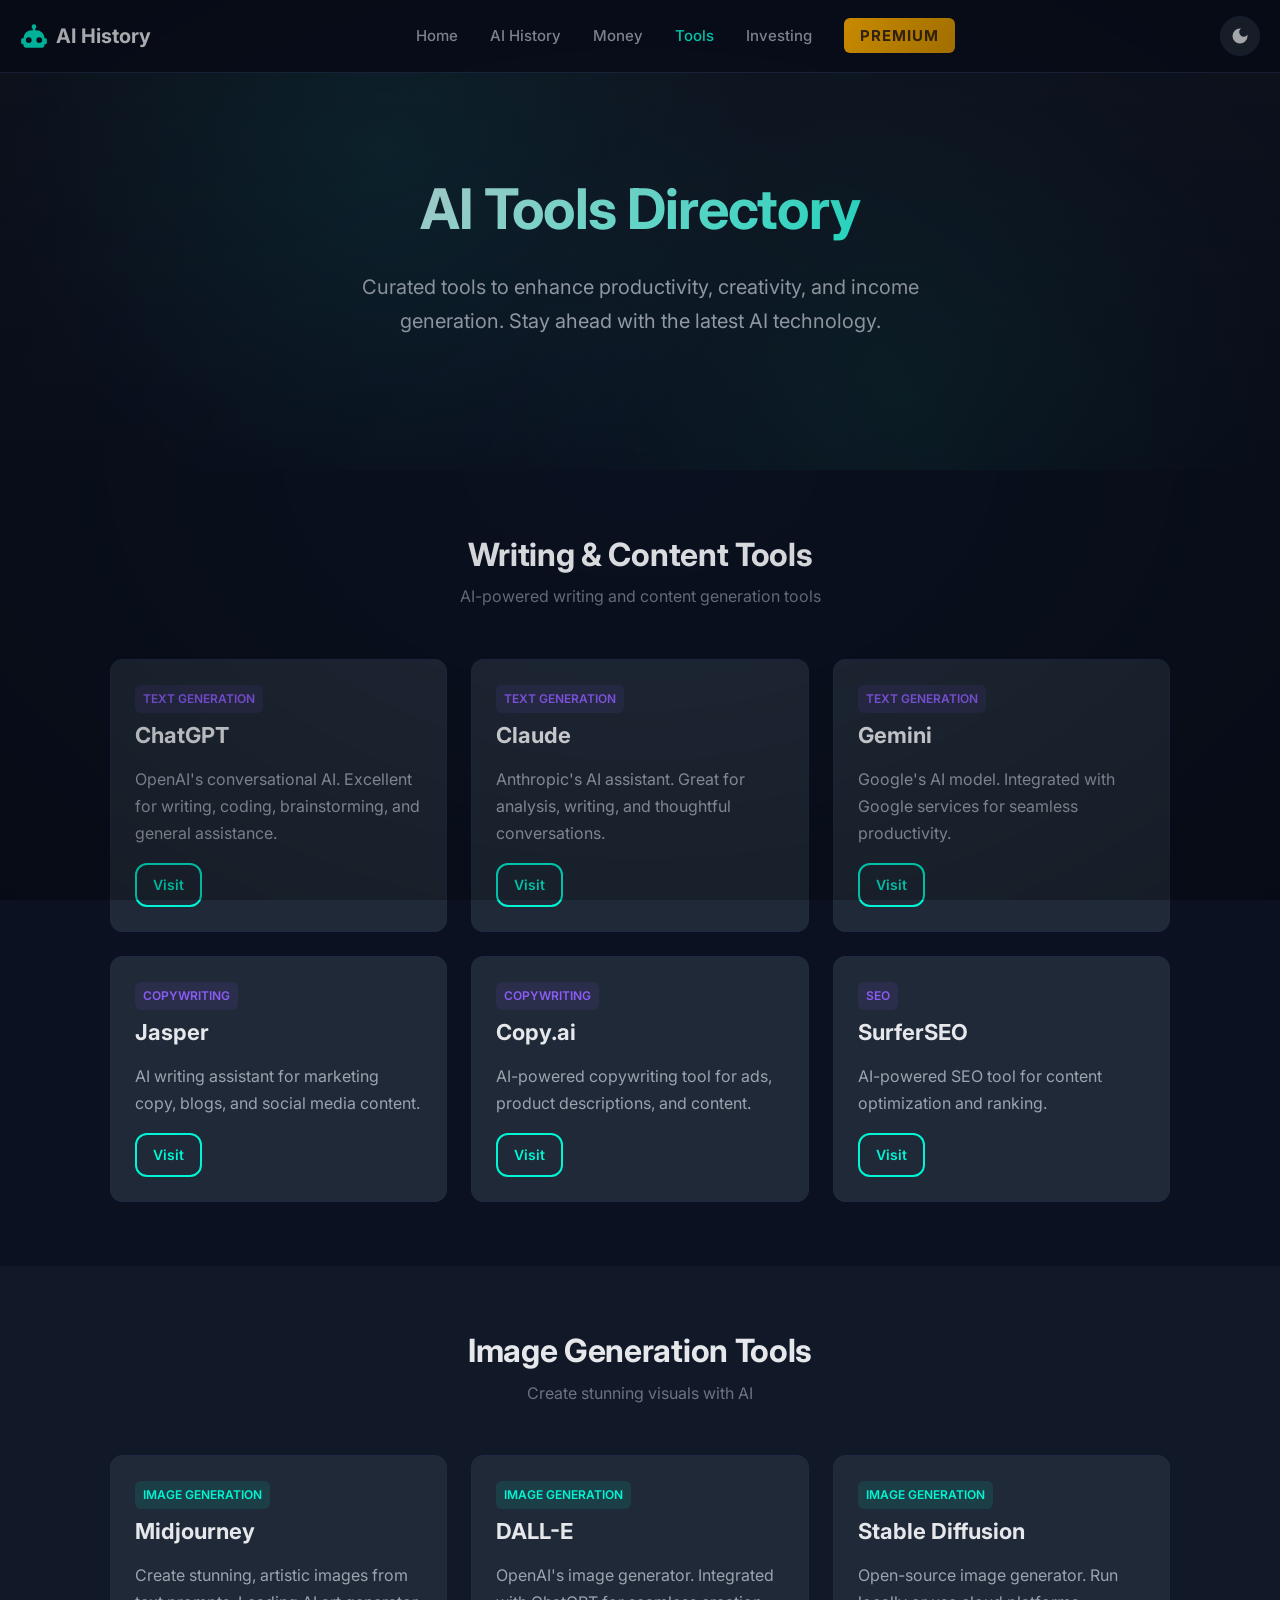
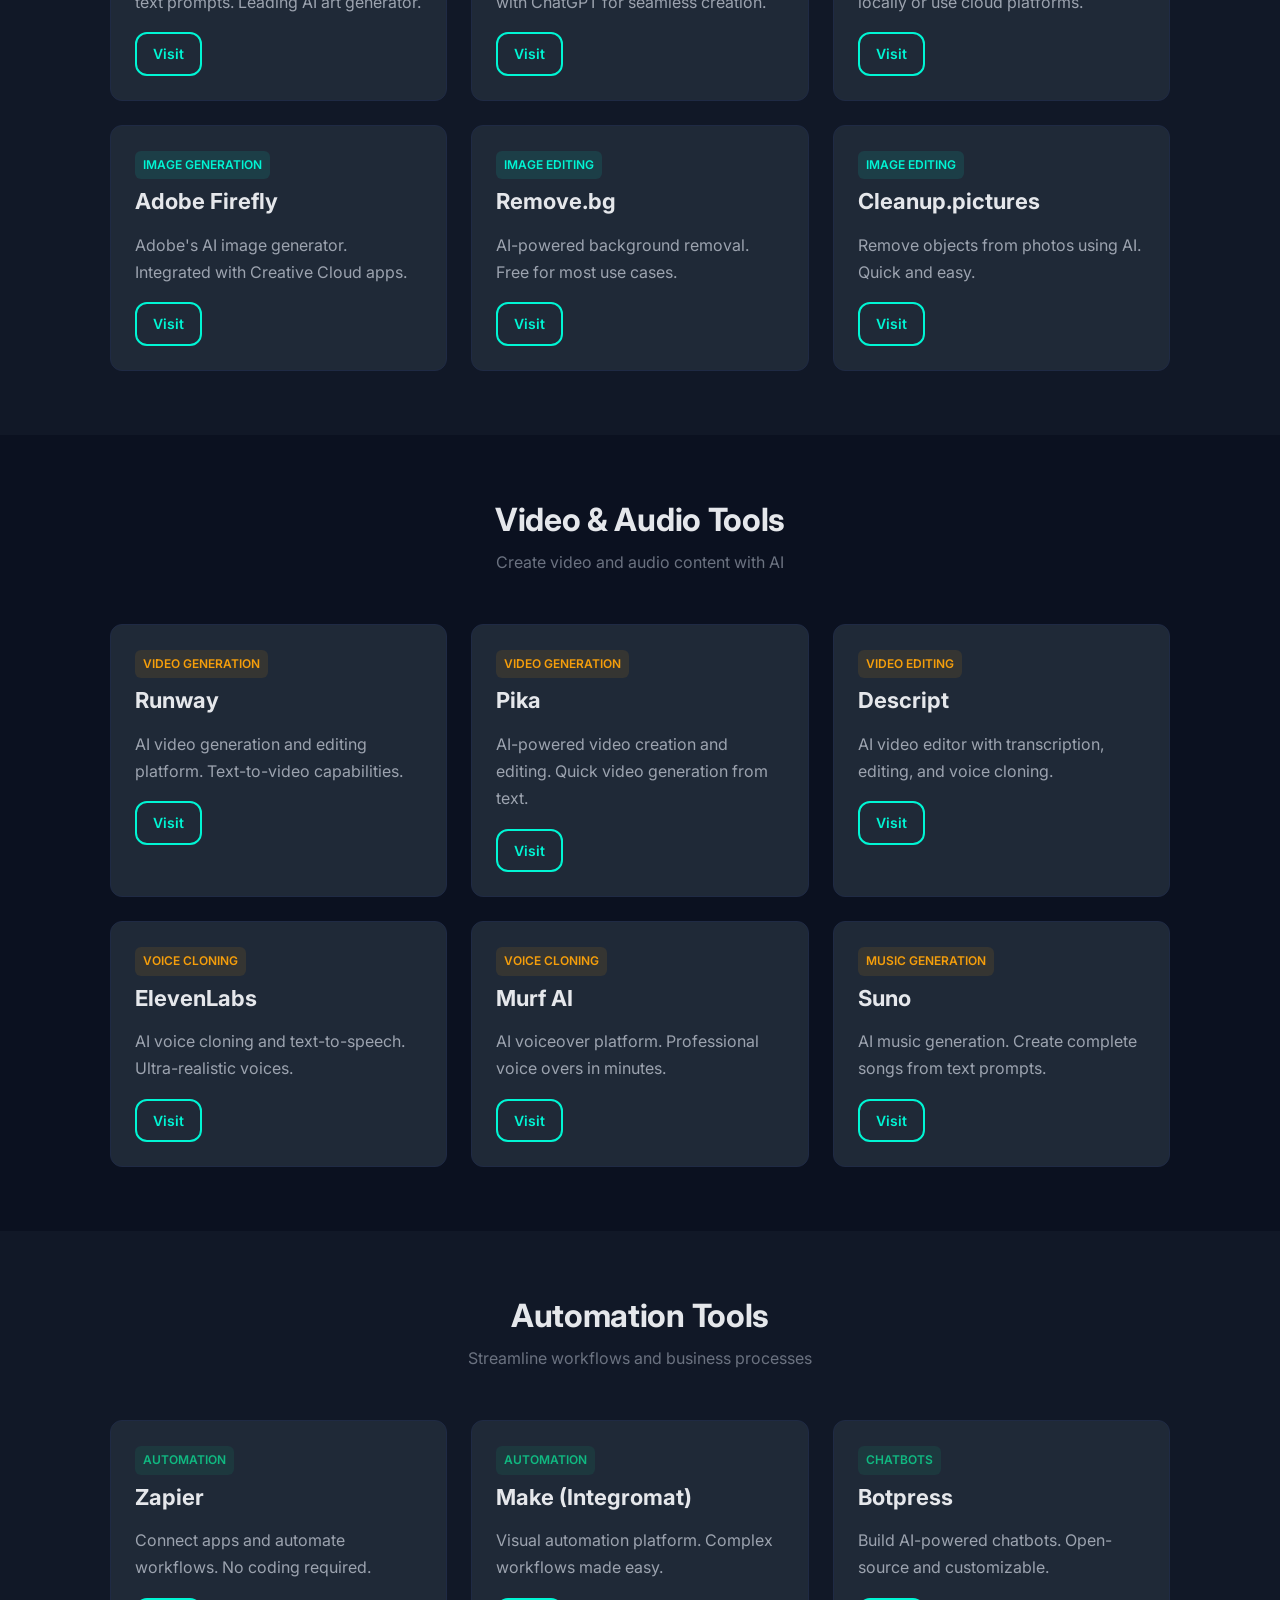
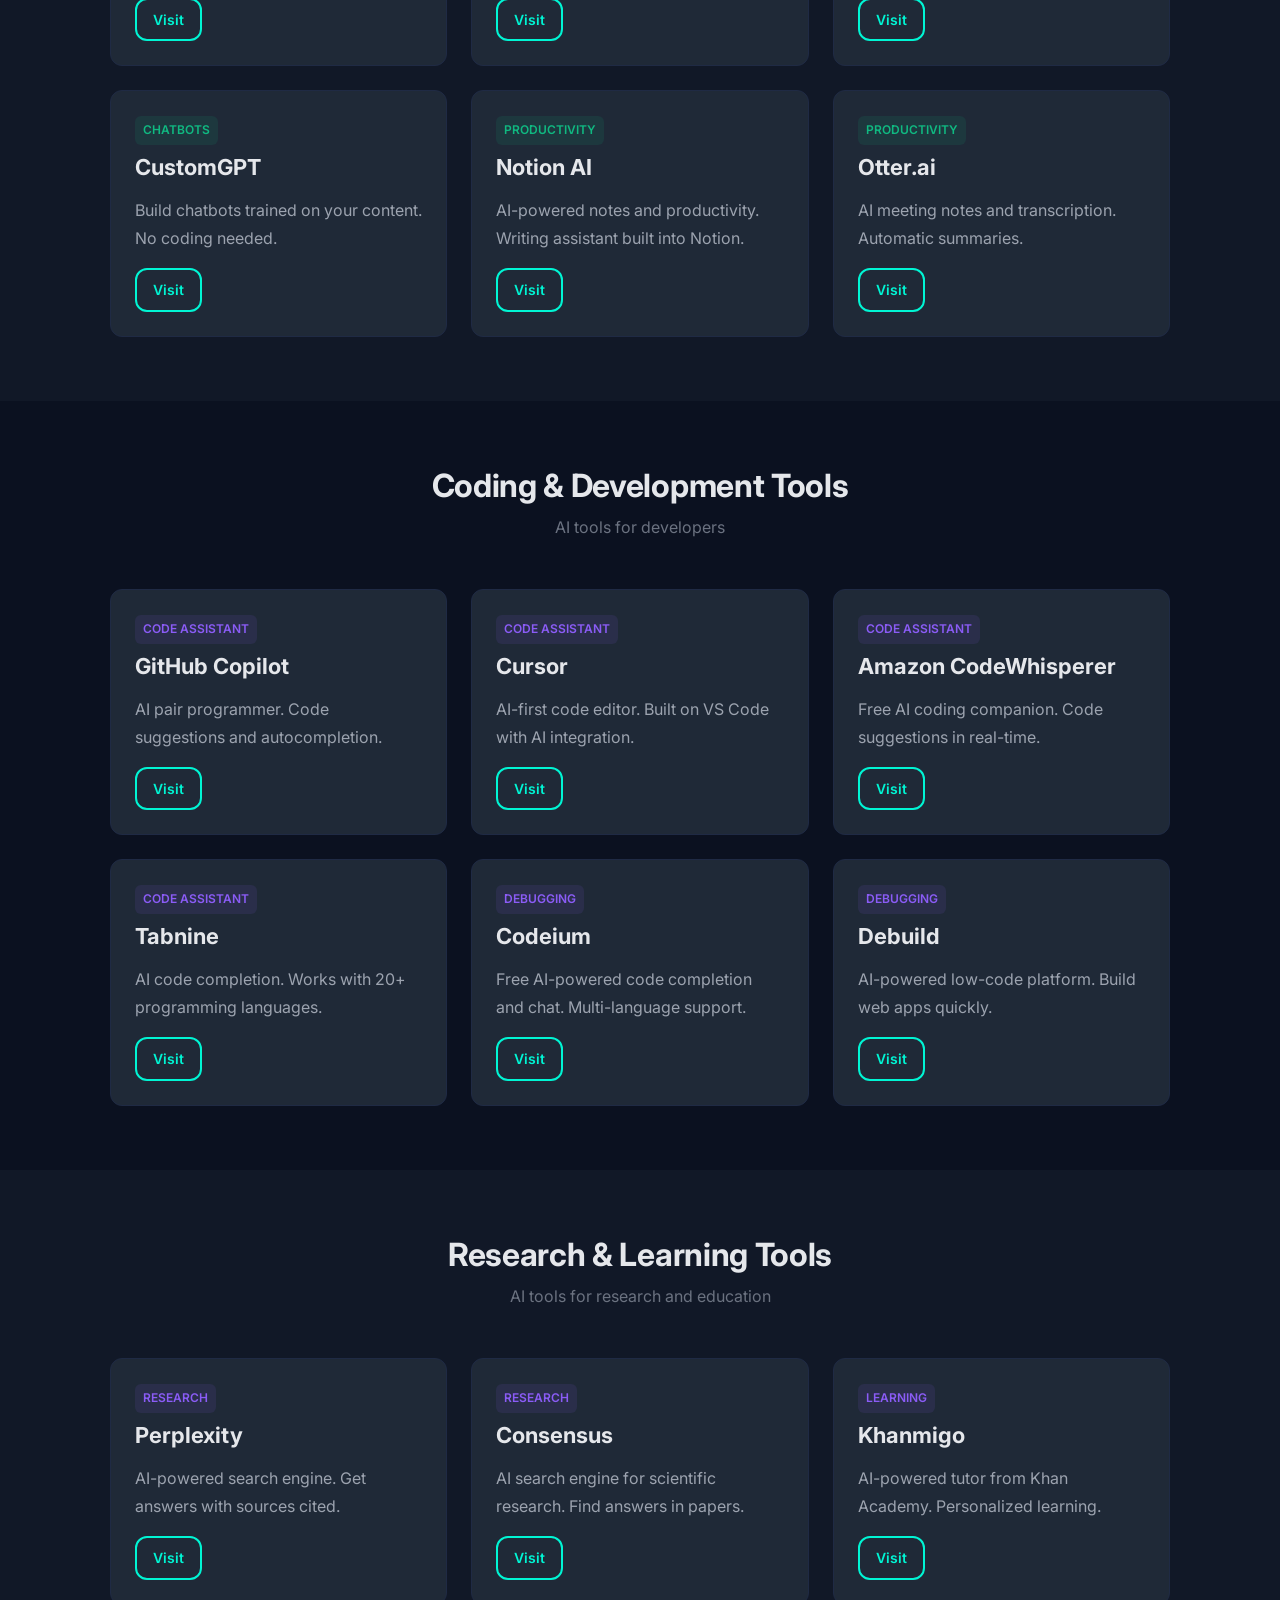
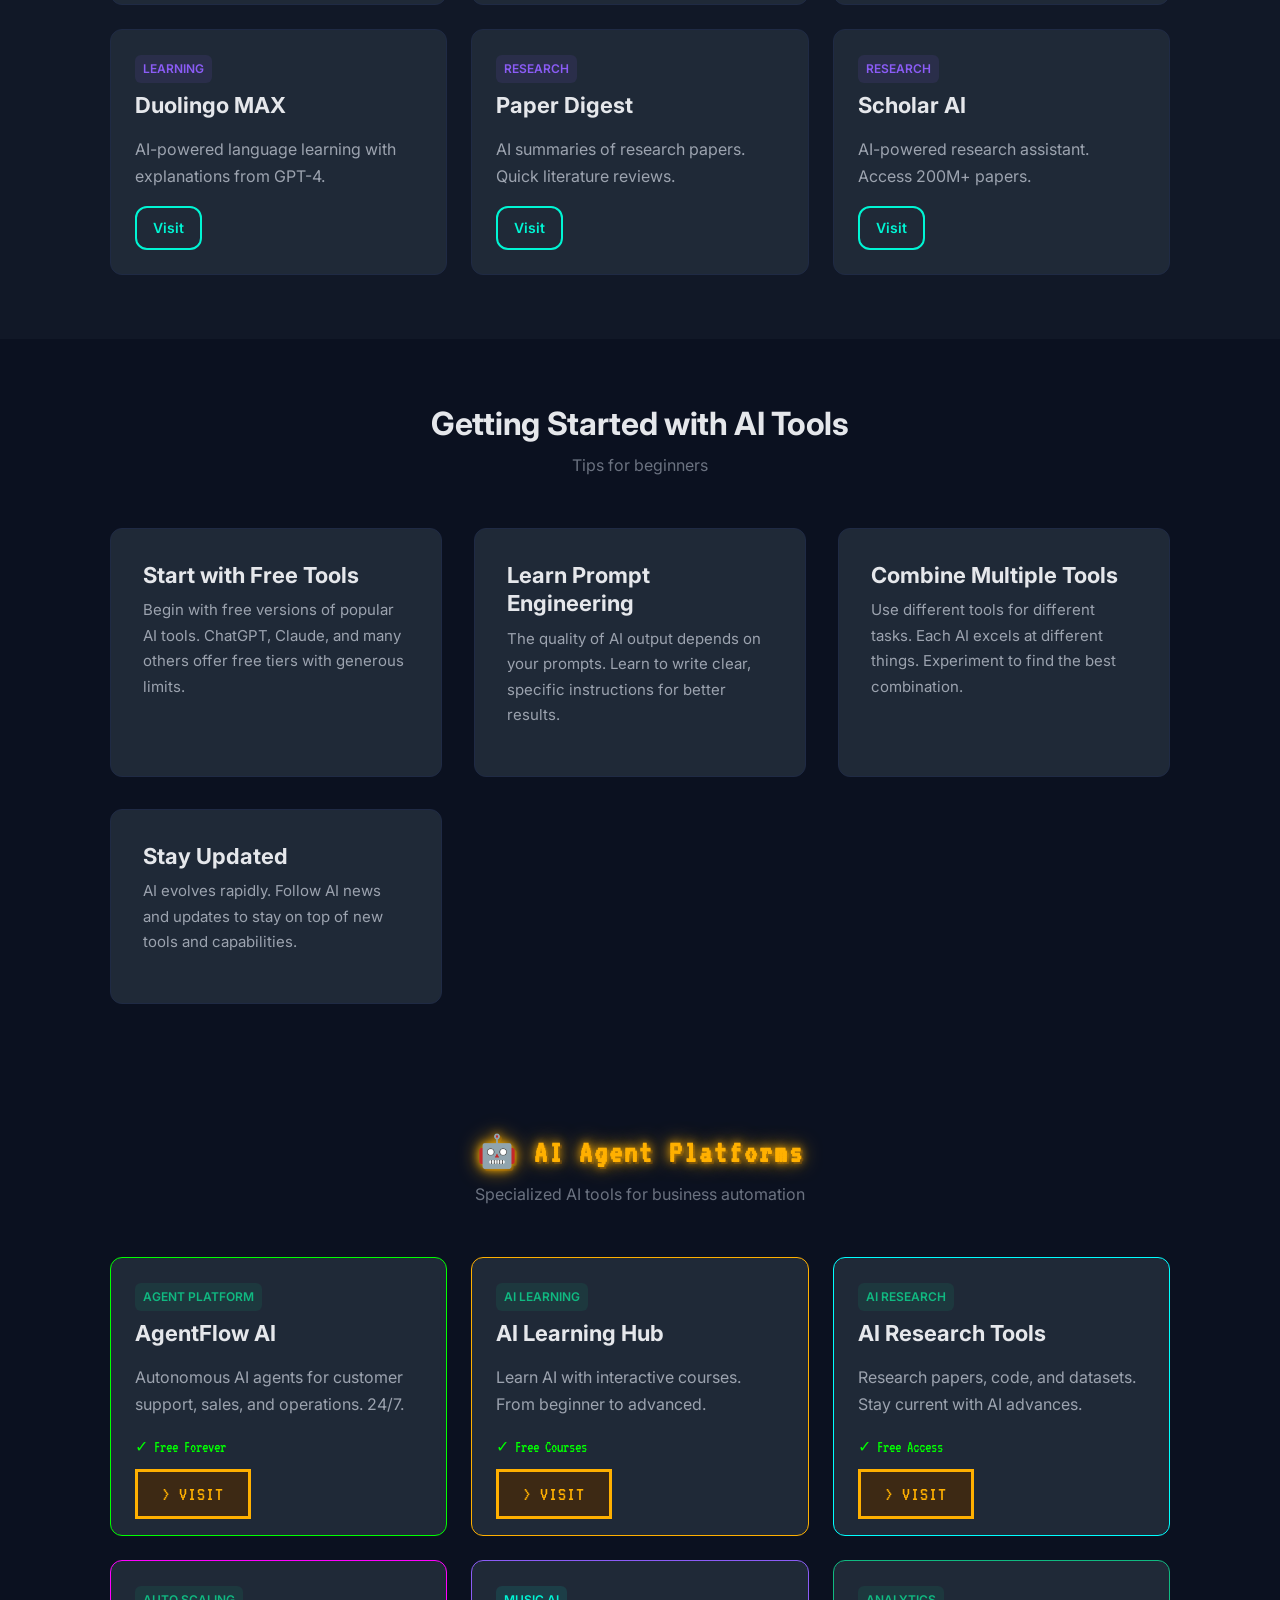
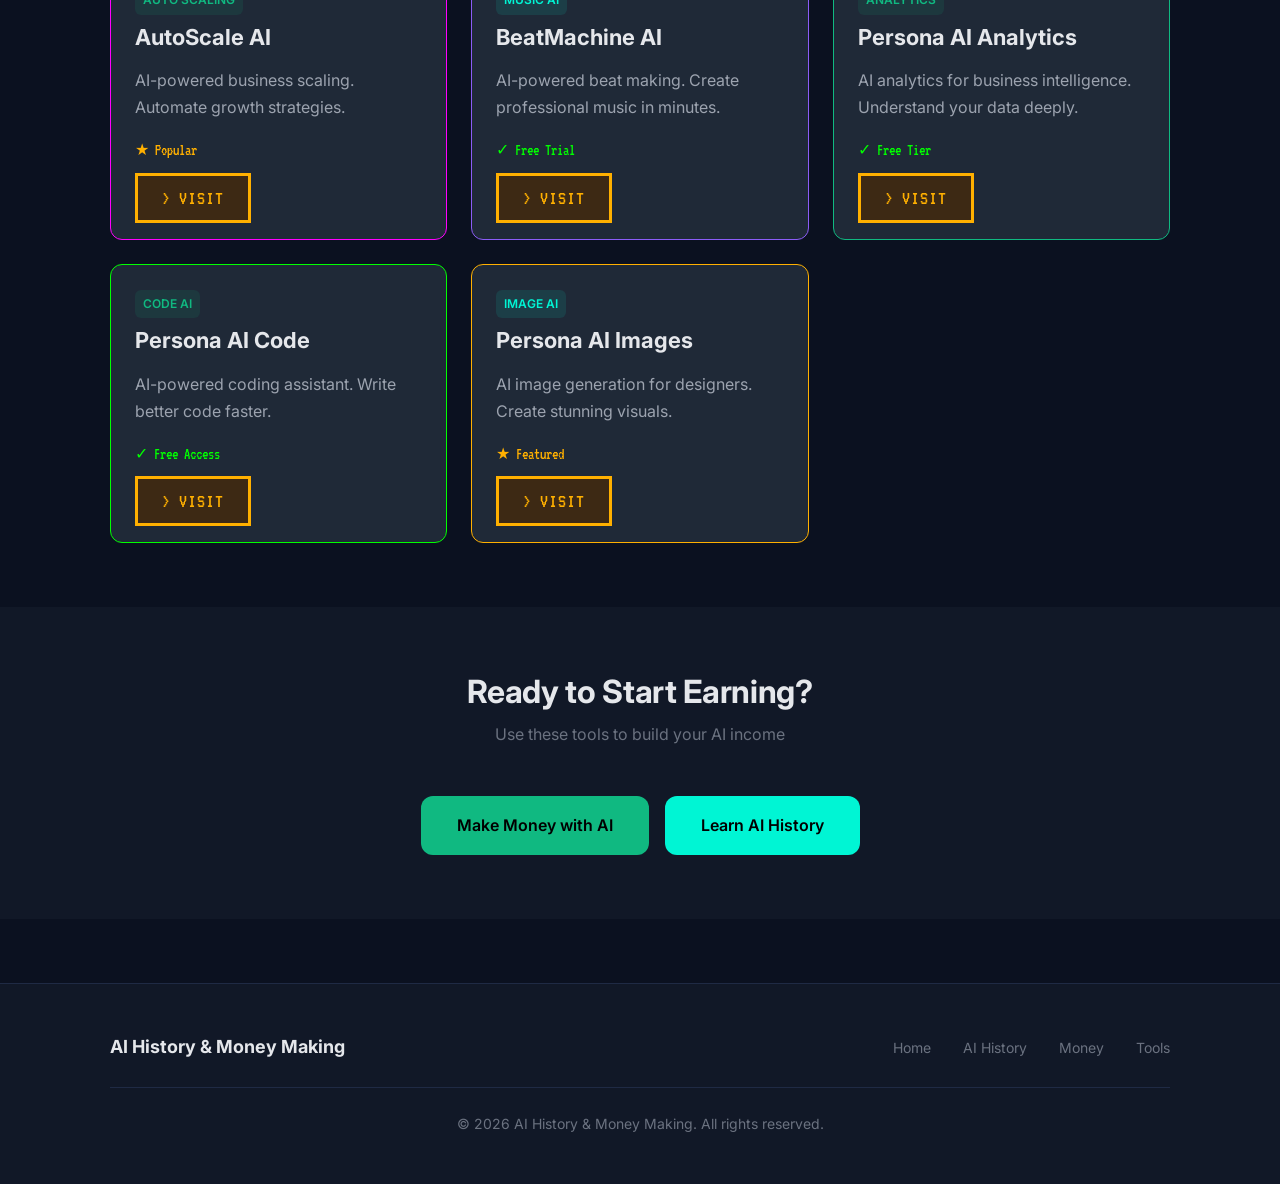
<file: tools.html>
<!DOCTYPE html>
<html lang="en">
<head>
  <meta charset="UTF-8">
  <meta name="viewport" content="width=device-width, initial-scale=1.0">
  <title>AI Tools Directory - Best AI Tools for Productivity</title>
  <meta name="description" content="Discover the best AI tools for writing, design, automation, and productivity. Curated directory of AI tools to enhance your workflow.">
  <meta name="keywords" content="AI tools, AI software, AI writing tools, AI image generators, AI automation tools">
  <meta name="author" content="AI History & Money Making">
  
  <meta property="og:title" content="AI Tools Directory - Best AI Tools for Productivity">
  <meta property="og:description" content="Discover the best AI tools for writing, design, automation, and productivity.">
  <meta property="og:type" content="website">
  
  <meta name="twitter:card" content="summary_large_image">
  <meta name="twitter:title" content="AI Tools Directory">
  
  <link rel="stylesheet" href="assets/css/dark-theme.css">
  <link rel="preconnect" href="https://fonts.googleapis.com">
  <link rel="preconnect" href="https://fonts.gstatic.com" crossorigin>
  <link href="https://fonts.googleapis.com/css2?family=Inter:wght@400;500;600;700&display=swap" rel="stylesheet">
  <link rel="icon" href="data:image/svg+xml,<svg xmlns='http://www.w3.org/2000/svg' viewBox='0 0 100 100'><text y='.9em' font-size='90'>🤖</text></svg>">
</head>

<body data-theme="dark">
  <!-- Header -->
  <header>
    <nav>
      <a href="index.html" class="nav-brand">
        <svg viewBox="0 0 24 24" fill="currentColor">
          <path d="M12 2a2 2 0 012 2c0 .74-.4 1.39-1 1.73V7h1a7 7 0 017 7h1a1 1 0 011 1v3a1 1 0 01-1 1h-1v1a2 2 0 01-2 2H5a2 2 0 01-2-2v-1H2a1 1 0 01-1-1v-3a1 1 0 011-1h1a7 7 0 017-7h1V5.73c-.6-.34-1-.99-1-1.73a2 2 0 012-2zM7.5 13A2.5 2.5 0 005 15.5 2.5 2.5 0 007.5 18a2.5 2.5 0 002.5-2.5A2.5 2.5 0 007.5 13zm9 0a2.5 2.5 0 00-2.5 2.5 2.5 2.5 0 002.5 2.5 2.5 2.5 0 002.5-2.5 2.5 2.5 0 00-2.5-2.5z"/>
        </svg>
        AI History
      </a>
      <ul class="nav-links">
        <li><a href="index.html">Home</a></li>
        <li><a href="ai-history.html">AI History</a></li>
        <li><a href="money.html">Money</a></li>
        <li><a href="tools.html" class="active">Tools</a></li>
        <li><a href="investing.html">Investing</a></li>
        <li><a href="pages/premium/premium.html" class="nav-premium">Premium</a></li>
      </ul>
      <button class="theme-toggle" id="themeToggle" aria-label="Toggle theme">
        <svg viewBox="0 0 24 24" fill="currentColor">
          <path d="M12 3a9 9 0 109 9c0-.46-.04-.92-.1-1.36a5.389 5.389 0 01-4.4 2.26 5.403 5.403 0 01-3.14-9.8c-.44-.06-.9-.1-1.36-.1z"/>
        </svg>
      </button>
      <button class="nav-toggle" id="navToggle" aria-label="Toggle navigation">
        <span></span>
        <span></span>
        <span></span>
      </button>
    </nav>
  </header>

  <!-- Hero Section -->
  <section class="hero">
    <div class="hero-content">
      <h1>AI Tools Directory</h1>
      <p>Curated tools to enhance productivity, creativity, and income generation. Stay ahead with the latest AI technology.</p>
    </div>
  </section>

  <!-- Main Content -->
  <main>
    <!-- Writing Tools -->
    <section class="section">
      <div class="container">
        <div class="section-header">
          <h2>Writing & Content Tools</h2>
          <p>AI-powered writing and content generation tools</p>
        </div>
        
        <div class="tools-grid">
          <div class="tool-card">
            <span class="tool-category writing">Text Generation</span>
            <h3>ChatGPT</h3>
            <p>OpenAI's conversational AI. Excellent for writing, coding, brainstorming, and general assistance.</p>
            <a href="https://chat.openai.com" target="_blank" class="btn btn-sm btn-outline">Visit</a>
          </div>
          
          <div class="tool-card">
            <span class="tool-category writing">Text Generation</span>
            <h3>Claude</h3>
            <p>Anthropic's AI assistant. Great for analysis, writing, and thoughtful conversations.</p>
            <a href="https://claude.ai" target="_blank" class="btn btn-sm btn-outline">Visit</a>
          </div>
          
          <div class="tool-card">
            <span class="tool-category writing">Text Generation</span>
            <h3>Gemini</h3>
            <p>Google's AI model. Integrated with Google services for seamless productivity.</p>
            <a href="https://gemini.google.com" target="_blank" class="btn btn-sm btn-outline">Visit</a>
          </div>
          
          <div class="tool-card">
            <span class="tool-category writing">Copywriting</span>
            <h3>Jasper</h3>
            <p>AI writing assistant for marketing copy, blogs, and social media content.</p>
            <a href="https://jasper.ai" target="_blank" class="btn btn-sm btn-outline">Visit</a>
          </div>
          
          <div class="tool-card">
            <span class="tool-category writing">Copywriting</span>
            <h3>Copy.ai</h3>
            <p>AI-powered copywriting tool for ads, product descriptions, and content.</p>
            <a href="https://copy.ai" target="_blank" class="btn btn-sm btn-outline">Visit</a>
          </div>
          
          <div class="tool-card">
            <span class="tool-category writing">SEO</span>
            <h3>SurferSEO</h3>
            <p>AI-powered SEO tool for content optimization and ranking.</p>
            <a href="https://surferseo.com" target="_blank" class="btn btn-sm btn-outline">Visit</a>
          </div>
        </div>
      </div>
    </section>

    <!-- Image Generation Tools -->
    <section class="section section-primary">
      <div class="container">
        <div class="section-header">
          <h2>Image Generation Tools</h2>
          <p>Create stunning visuals with AI</p>
        </div>
        
        <div class="tools-grid">
          <div class="tool-card">
            <span class="tool-category image">Image Generation</span>
            <h3>Midjourney</h3>
            <p>Create stunning, artistic images from text prompts. Leading AI art generator.</p>
            <a href="https://midjourney.com" target="_blank" class="btn btn-sm btn-outline">Visit</a>
          </div>
          
          <div class="tool-card">
            <span class="tool-category image">Image Generation</span>
            <h3>DALL-E</h3>
            <p>OpenAI's image generator. Integrated with ChatGPT for seamless creation.</p>
            <a href="https://openai.com/dall-e-3" target="_blank" class="btn btn-sm btn-outline">Visit</a>
          </div>
          
          <div class="tool-card">
            <span class="tool-category image">Image Generation</span>
            <h3>Stable Diffusion</h3>
            <p>Open-source image generator. Run locally or use cloud platforms.</p>
            <a href="https://stability.ai" target="_blank" class="btn btn-sm btn-outline">Visit</a>
          </div>
          
          <div class="tool-card">
            <span class="tool-category image">Image Generation</span>
            <h3>Adobe Firefly</h3>
            <p>Adobe's AI image generator. Integrated with Creative Cloud apps.</p>
            <a href="https://firefly.adobe.com" target="_blank" class="btn btn-sm btn-outline">Visit</a>
          </div>
          
          <div class="tool-card">
            <span class="tool-category image">Image Editing</span>
            <h3>Remove.bg</h3>
            <p>AI-powered background removal. Free for most use cases.</p>
            <a href="https://remove.bg" target="_blank" class="btn btn-sm btn-outline">Visit</a>
          </div>
          
          <div class="tool-card">
            <span class="tool-category image">Image Editing</span>
            <h3>Cleanup.pictures</h3>
            <p>Remove objects from photos using AI. Quick and easy.</p>
            <a href="https://cleanup.pictures" target="_blank" class="btn btn-sm btn-outline">Visit</a>
          </div>
        </div>
      </div>
    </section>

    <!-- Video & Audio Tools -->
    <section class="section">
      <div class="container">
        <div class="section-header">
          <h2>Video & Audio Tools</h2>
          <p>Create video and audio content with AI</p>
        </div>
        
        <div class="tools-grid">
          <div class="tool-card">
            <span class="tool-category video">Video Generation</span>
            <h3>Runway</h3>
            <p>AI video generation and editing platform. Text-to-video capabilities.</p>
            <a href="https://runwayml.com" target="_blank" class="btn btn-sm btn-outline">Visit</a>
          </div>
          
          <div class="tool-card">
            <span class="tool-category video">Video Generation</span>
            <h3>Pika</h3>
            <p>AI-powered video creation and editing. Quick video generation from text.</p>
            <a href="https://pika.art" target="_blank" class="btn btn-sm btn-outline">Visit</a>
          </div>
          
          <div class="tool-card">
            <span class="tool-category video">Video Editing</span>
            <h3>Descript</h3>
            <p>AI video editor with transcription, editing, and voice cloning.</p>
            <a href="https://descript.com" target="_blank" class="btn btn-sm btn-outline">Visit</a>
          </div>
          
          <div class="tool-card">
            <span class="tool-category video">Voice Cloning</span>
            <h3>ElevenLabs</h3>
            <p>AI voice cloning and text-to-speech. Ultra-realistic voices.</p>
            <a href="https://elevenlabs.io" target="_blank" class="btn btn-sm btn-outline">Visit</a>
          </div>
          
          <div class="tool-card">
            <span class="tool-category video">Voice Cloning</span>
            <h3>Murf AI</h3>
            <p>AI voiceover platform. Professional voice overs in minutes.</p>
            <a href="https://murf.ai" target="_blank" class="btn btn-sm btn-outline">Visit</a>
          </div>
          
          <div class="tool-card">
            <span class="tool-category video">Music Generation</span>
            <h3>Suno</h3>
            <p>AI music generation. Create complete songs from text prompts.</p>
            <a href="https://suno.ai" target="_blank" class="btn btn-sm btn-outline">Visit</a>
          </div>
        </div>
      </div>
    </section>

    <!-- Automation Tools -->
    <section class="section section-primary">
      <div class="container">
        <div class="section-header">
          <h2>Automation Tools</h2>
          <p>Streamline workflows and business processes</p>
        </div>
        
        <div class="tools-grid">
          <div class="tool-card">
            <span class="tool-category automation">Automation</span>
            <h3>Zapier</h3>
            <p>Connect apps and automate workflows. No coding required.</p>
            <a href="https://zapier.com" target="_blank" class="btn btn-sm btn-outline">Visit</a>
          </div>
          
          <div class="tool-card">
            <span class="tool-category automation">Automation</span>
            <h3>Make (Integromat)</h3>
            <p>Visual automation platform. Complex workflows made easy.</p>
            <a href="https://make.com" target="_blank" class="btn btn-sm btn-outline">Visit</a>
          </div>
          
          <div class="tool-card">
            <span class="tool-category automation">Chatbots</span>
            <h3>Botpress</h3>
            <p>Build AI-powered chatbots. Open-source and customizable.</p>
            <a href="https://botpress.com" target="_blank" class="btn btn-sm btn-outline">Visit</a>
          </div>
          
          <div class="tool-card">
            <span class="tool-category automation">Chatbots</span>
            <h3>CustomGPT</h3>
            <p>Build chatbots trained on your content. No coding needed.</p>
            <a href="https://customgpt.ai" target="_blank" class="btn btn-sm btn-outline">Visit</a>
          </div>
          
          <div class="tool-card">
            <span class="tool-category automation">Productivity</span>
            <h3>Notion AI</h3>
            <p>AI-powered notes and productivity. Writing assistant built into Notion.</p>
            <a href="https://notion.so/product/ai" target="_blank" class="btn btn-sm btn-outline">Visit</a>
          </div>
          
          <div class="tool-card">
            <span class="tool-category automation">Productivity</span>
            <h3>Otter.ai</h3>
            <p>AI meeting notes and transcription. Automatic summaries.</p>
            <a href="https://otter.ai" target="_blank" class="btn btn-sm btn-outline">Visit</a>
          </div>
        </div>
      </div>
    </section>

    <!-- Coding Tools -->
    <section class="section">
      <div class="container">
        <div class="section-header">
          <h2>Coding & Development Tools</h2>
          <p>AI tools for developers</p>
        </div>
        
        <div class="tools-grid">
          <div class="tool-card">
            <span class="tool-category writing">Code Assistant</span>
            <h3>GitHub Copilot</h3>
            <p>AI pair programmer. Code suggestions and autocompletion.</p>
            <a href="https://github.com/features/copilot" target="_blank" class="btn btn-sm btn-outline">Visit</a>
          </div>
          
          <div class="tool-card">
            <span class="tool-category writing">Code Assistant</span>
            <h3>Cursor</h3>
            <p>AI-first code editor. Built on VS Code with AI integration.</p>
            <a href="https://cursor.sh" target="_blank" class="btn btn-sm btn-outline">Visit</a>
          </div>
          
          <div class="tool-card">
            <span class="tool-category writing">Code Assistant</span>
            <h3>Amazon CodeWhisperer</h3>
            <p>Free AI coding companion. Code suggestions in real-time.</p>
            <a href="https://aws.amazon.com/codewhisperer" target="_blank" class="btn btn-sm btn-outline">Visit</a>
          </div>
          
          <div class="tool-card">
            <span class="tool-category writing">Code Assistant</span>
            <h3>Tabnine</h3>
            <p>AI code completion. Works with 20+ programming languages.</p>
            <a href="https://tabnine.com" target="_blank" class="btn btn-sm btn-outline">Visit</a>
          </div>
          
          <div class="tool-card">
            <span class="tool-category writing">Debugging</span>
            <h3>Codeium</h3>
            <p>Free AI-powered code completion and chat. Multi-language support.</p>
            <a href="https://codeium.com" target="_blank" class="btn btn-sm btn-outline">Visit</a>
          </div>
          
          <div class="tool-card">
            <span class="tool-category writing">Debugging</span>
            <h3>Debuild</h3>
            <p>AI-powered low-code platform. Build web apps quickly.</p>
            <a href="https://debuild.app" target="_blank" class="btn btn-sm btn-outline">Visit</a>
          </div>
        </div>
      </div>
    </section>

    <!-- Research & Learning Tools -->
    <section class="section section-primary">
      <div class="container">
        <div class="section-header">
          <h2>Research & Learning Tools</h2>
          <p>AI tools for research and education</p>
        </div>
        
        <div class="tools-grid">
          <div class="tool-card">
            <span class="tool-category writing">Research</span>
            <h3>Perplexity</h3>
            <p>AI-powered search engine. Get answers with sources cited.</p>
            <a href="https://perplexity.ai" target="_blank" class="btn btn-sm btn-outline">Visit</a>
          </div>
          
          <div class="tool-card">
            <span class="tool-category writing">Research</span>
            <h3>Consensus</h3>
            <p>AI search engine for scientific research. Find answers in papers.</p>
            <a href="https://consensus.app" target="_blank" class="btn btn-sm btn-outline">Visit</a>
          </div>
          
          <div class="tool-card">
            <span class="tool-category writing">Learning</span>
            <h3>Khanmigo</h3>
            <p>AI-powered tutor from Khan Academy. Personalized learning.</p>
            <a href="https://khanacademy.org/khanmigo" target="_blank" class="btn btn-sm btn-outline">Visit</a>
          </div>
          
          <div class="tool-card">
            <span class="tool-category writing">Learning</span>
            <h3>Duolingo MAX</h3>
            <p>AI-powered language learning with explanations from GPT-4.</p>
            <a href="https://duolingo.com" target="_blank" class="btn btn-sm btn-outline">Visit</a>
          </div>
          
          <div class="tool-card">
            <span class="tool-category writing">Research</span>
            <h3>Paper Digest</h3>
            <p>AI summaries of research papers. Quick literature reviews.</p>
            <a href="https://paperdigest.org" target="_blank" class="btn btn-sm btn-outline">Visit</a>
          </div>
          
          <div class="tool-card">
            <span class="tool-category writing">Research</span>
            <h3>Scholar AI</h3>
            <p>AI-powered research assistant. Access 200M+ papers.</p>
            <a href="https://myai.scholar.io" target="_blank" class="btn btn-sm btn-outline">Visit</a>
          </div>
        </div>
      </div>
    </section>

    <!-- Getting Started Section -->
    <section class="section">
      <div class="container">
        <div class="section-header">
          <h2>Getting Started with AI Tools</h2>
          <p>Tips for beginners</p>
        </div>
        
        <div class="card-grid">
          <div class="card">
            <h3>Start with Free Tools</h3>
            <p>Begin with free versions of popular AI tools. ChatGPT, Claude, and many others offer free tiers with generous limits.</p>
          </div>
          
          <div class="card">
            <h3>Learn Prompt Engineering</h3>
            <p>The quality of AI output depends on your prompts. Learn to write clear, specific instructions for better results.</p>
          </div>
          
          <div class="card">
            <h3>Combine Multiple Tools</h3>
            <p>Use different tools for different tasks. Each AI excels at different things. Experiment to find the best combination.</p>
          </div>
          
          <div class="card">
            <h3>Stay Updated</h3>
            <p>AI evolves rapidly. Follow AI news and updates to stay on top of new tools and capabilities.</p>
          </div>
        </div>
      </div>
    </section>

    <!-- AI Agent & Automation Stores -->
    <section class="section">
      <div class="container">
        <div class="section-header">
          <h2 class="retro-title" style="font-size: 2rem;">🤖 AI Agent Platforms</h2>
          <p>Specialized AI tools for business automation</p>
        </div>
        
        <div class="tools-grid">
          <div class="tool-card" style="border-color: var(--neon-green);">
            <span class="tool-category automation">Agent Platform</span>
            <h3>AgentFlow AI</h3>
            <p>Autonomous AI agents for customer support, sales, and operations. 24/7.</p>
            <p style="color: var(--neon-green); font-family: 'VT323', monospace;">✓ Free Forever</p>
            <a href="https://agentflow.ai" target="_blank" class="retro-btn">Visit</a>
          </div>
          
          <div class="tool-card" style="border-color: var(--amber-glow);">
            <span class="tool-category automation">AI Learning</span>
            <h3>AI Learning Hub</h3>
            <p>Learn AI with interactive courses. From beginner to advanced.</p>
            <p style="color: var(--neon-green); font-family: 'VT323', monospace;">✓ Free Courses</p>
            <a href="https://ai-learning.com" target="_blank" class="retro-btn">Visit</a>
          </div>
          
          <div class="tool-card" style="border-color: var(--neon-cyan);">
            <span class="tool-category automation">AI Research</span>
            <h3>AI Research Tools</h3>
            <p>Research papers, code, and datasets. Stay current with AI advances.</p>
            <p style="color: var(--neon-green); font-family: 'VT323', monospace;">✓ Free Access</p>
            <a href="https://arxiv.org" target="_blank" class="retro-btn">Visit</a>
          </div>
          
          <div class="tool-card" style="border-color: var(--neon-pink);">
            <span class="tool-category automation">Auto Scaling</span>
            <h3>AutoScale AI</h3>
            <p>AI-powered business scaling. Automate growth strategies.</p>
            <p style="color: var(--amber-glow); font-family: 'VT323', monospace;">★ Popular</p>
            <a href="https://autoscale.ai" target="_blank" class="retro-btn">Visit</a>
          </div>
          
          <div class="tool-card" style="border-color: var(--accent-purple);">
            <span class="tool-category image">Music AI</span>
            <h3>BeatMachine AI</h3>
            <p>AI-powered beat making. Create professional music in minutes.</p>
            <p style="color: var(--neon-green); font-family: 'VT323', monospace;">✓ Free Trial</p>
            <a href="https://beatmachine.ai" target="_blank" class="retro-btn">Visit</a>
          </div>
          
          <div class="tool-card" style="border-color: var(--accent-money);">
            <span class="tool-category automation">Analytics</span>
            <h3>Persona AI Analytics</h3>
            <p>AI analytics for business intelligence. Understand your data deeply.</p>
            <p style="color: var(--neon-green); font-family: 'VT323', monospace;">✓ Free Tier</p>
            <a href="https://persona-ai.com" target="_blank" class="retro-btn">Visit</a>
          </div>
          
          <div class="tool-card" style="border-color: var(--neon-green);">
            <span class="tool-category automation">Code AI</span>
            <h3>Persona AI Code</h3>
            <p>AI-powered coding assistant. Write better code faster.</p>
            <p style="color: var(--neon-green); font-family: 'VT323', monospace;">✓ Free Access</p>
            <a href="https://persona-ai-code.com" target="_blank" class="retro-btn">Visit</a>
          </div>
          
          <div class="tool-card" style="border-color: var(--amber-glow);">
            <span class="tool-category image">Image AI</span>
            <h3>Persona AI Images</h3>
            <p>AI image generation for designers. Create stunning visuals.</p>
            <p style="color: var(--amber-glow); font-family: 'VT323', monospace;">★ Featured</p>
            <a href="https://persona-ai-images.com" target="_blank" class="retro-btn">Visit</a>
          </div>
        </div>
      </div>
    </section>

    <!-- CTA Section -->
    <section class="section section-primary">
      <div class="container">
        <div class="section-header">
          <h2>Ready to Start Earning?</h2>
          <p>Use these tools to build your AI income</p>
        </div>
        <div style="display: flex; gap: 1rem; justify-content: center; flex-wrap: wrap;">
          <a href="money.html" class="btn btn-money btn-lg">Make Money with AI</a>
          <a href="ai-history.html" class="btn btn-ai btn-lg">Learn AI History</a>
        </div>
      </div>
    </section>
  </main>

  <!-- Footer -->
  <footer>
    <div class="container">
      <div class="footer-content">
        <div class="footer-brand">AI History & Money Making</div>
        <ul class="footer-links">
          <li><a href="index.html">Home</a></li>
          <li><a href="ai-history.html">AI History</a></li>
          <li><a href="money.html">Money</a></li>
          <li><a href="tools.html">Tools</a></li>
        </ul>
      </div>
      <div class="footer-copy">
        &copy; 2026 AI History & Money Making. All rights reserved.
      </div>
    </div>
  </footer>

  <script src="assets/js/theme.js"></script>
</body>
</html>
</file>
<file: assets/css/dark-theme.css>
/* AI History & Money Making - Dark Theme CSS */
/* Modern AI SaaS Platform Design with Retro Gaming Aesthetics */

/* ============================================
   FONTS - Retro Gaming & Modern
   ============================================ */
@import url('https://fonts.googleapis.com/css2?family=VT323&family=Special+Elite&family=Press+Start+2P&family=Inter:wght@300;400;500;600;700&display=swap');

/* ============================================
   CSS VARIABLES - Dark Theme System + Retro Gaming
   ============================================ */

:root {
  /* Primary Dark Background */
  --bg-primary: #0B1120;
  --bg-secondary: #111827;
  --bg-tertiary: #1F2937;
  
  /* RETRO GAMING COLORS (70s/90s) */
  --amber-glow: #ffb000;
  --amber-dark: #cc8c00;
  --amber-light: #ffe066;
  --brown-dark: #3d2914;
  --brown-medium: #5c4033;
  --brown-light: #8b7355;
  --olive-green: #556b2f;
  --olive-light: #6b8e23;
  --cream: #f5f5dc;
  --tape-brown: #8b4513;
  --neon-pink: #ff00ff;
  --neon-green: #00ff00;
  --neon-cyan: #00ffff;
  --retro-scanline: rgba(0, 0, 0, 0.15);
  
  /* AI-Specific Accents */
  --accent-ai: #00F5D4;
  --accent-ai-hover: #00c4a7;
  --accent-money: #10B981;
  --accent-money-hover: #059669;
  --accent-purple: #8B5CF6;
  --accent-orange: #F59E0B;
  
  /* Text Colors */
  --text-primary: #E5E7EB;
  --text-secondary: #9CA3AF;
  --text-muted: #6B7280;
  
  /* Card & Border Colors */
  --card-bg: #1F2937;
  --card-bg-hover: #374151;
  --border-subtle: #1F2A44;
  --border-accent: #374151;
  
  /* Shadows */
  --shadow-sm: 0 1px 2px rgba(0, 0, 0, 0.3);
  --shadow-md: 0 4px 6px rgba(0, 0, 0, 0.4);
  --shadow-lg: 0 10px 30px rgba(0, 0, 0, 0.5);
  --shadow-xl: 0 20px 40px rgba(0, 0, 0, 0.6);
  
  /* Gradients */
  --gradient-hero: linear-gradient(180deg, #111827 0%, #0B1120 100%);
  --gradient-card: linear-gradient(180deg, #1F2937 0%, #111827 100%);
  --gradient-ai: linear-gradient(135deg, #00F5D4 0%, #00c4a7 100%);
  --gradient-money: linear-gradient(135deg, #10B981 0%, #059669 100%);
  
  /* Transitions */
  --transition-fast: 0.15s ease;
  --transition-base: 0.3s ease;
  --transition-slow: 0.5s ease;
  
  /* Border Radius */
  --radius-sm: 6px;
  --radius-md: 12px;
  --radius-lg: 16px;
  --radius-full: 9999px;
  
  /* Spacing */
  --space-xs: 0.25rem;
  --space-sm: 0.5rem;
  --space-md: 1rem;
  --space-lg: 1.5rem;
  --space-xl: 2rem;
  --space-2xl: 3rem;
  --space-3xl: 4rem;
  
  /* Container */
  --container-max: 1100px;
  --container-padding: 20px;
}

/* Light Theme */
[data-theme="light"] {
  --bg-primary: #F9FAFB;
  --bg-secondary: #FFFFFF;
  --bg-tertiary: #F3F4F6;
  
  --accent-ai: #059669;
  --accent-ai-hover: #047857;
  --accent-money: #059669;
  --accent-money-hover: #047857;
  
  --text-primary: #111827;
  --text-secondary: #4B5563;
  --text-muted: #9CA3AF;
  
  --card-bg: #FFFFFF;
  --card-bg-hover: #F3F4F6;
  --border-subtle: #E5E7EB;
  --border-accent: #D1D5DB;
  
  --shadow-sm: 0 1px 2px rgba(0, 0, 0, 0.05);
  --shadow-md: 0 4px 6px rgba(0, 0, 0, 0.1);
  --shadow-lg: 0 10px 30px rgba(0, 0, 0, 0.1);
  --shadow-xl: 0 20px 40px rgba(0, 0, 0, 0.15);
  
  --gradient-hero: linear-gradient(180deg, #FFFFFF 0%, #F9FAFB 100%);
  --gradient-card: linear-gradient(180deg, #FFFFFF 0%, #F9FAFB 100%);
  --gradient-ai: linear-gradient(135deg, #059669 0%, #047857 100%);
  --gradient-money: linear-gradient(135deg, #059669 0%, #047857 100%);
}

[data-theme="light"] body::before {
  background: 
    radial-gradient(ellipse at top left, rgba(5, 150, 105, 0.05) 0%, transparent 50%),
    radial-gradient(ellipse at bottom right, rgba(5, 150, 105, 0.05) 0%, transparent 50%);
}

/* ============================================
   RESET & BASE STYLES
   ============================================ */

* {
  margin: 0;
  padding: 0;
  box-sizing: border-box;
}

html {
  scroll-behavior: smooth;
  font-size: 16px;
}

body {
  font-family: 'Inter', -apple-system, BlinkMacSystemFont, 'Segoe UI', Roboto, sans-serif;
  background-color: var(--bg-primary);
  color: var(--text-primary);
  line-height: 1.7;
  min-height: 100vh;
  overflow-x: hidden;
}

/* Background Pattern with Retro Scanlines */
body::before {
  content: "";
  position: fixed;
  top: 0;
  left: 0;
  width: 100%;
  height: 100%;
  background: 
    repeating-linear-gradient(
      transparent,
      0deg,
      transparent 2px,
      var(--retro-scanline) 2px,
      var(--retro-scanline) 4px
    ),
    radial-gradient(ellipse at top left, rgba(0, 245, 212, 0.03) 0%, transparent 50%),
    radial-gradient(ellipse at bottom right, rgba(16, 185, 129, 0.03) 0%, transparent 50%);
  pointer-events: none;
  z-index: 9999;
}

/* CRT Screen Glow Effect */
body::after {
  content: '';
  position: fixed;
  top: 0;
  left: 0;
  right: 0;
  bottom: 0;
  background: radial-gradient(ellipse at center, transparent 0%, rgba(0,0,0,0.3) 100%);
  pointer-events: none;
  z-index: 9998;
}

/* ============================================
   TYPOGRAPHY
   ============================================ */

h1, h2, h3, h4, h5, h6 {
  font-weight: 700;
  line-height: 1.3;
  color: var(--text-primary);
  margin-bottom: var(--space-md);
}

h1 {
  font-size: 3rem;
  letter-spacing: -0.02em;
}

h2 {
  font-size: 2rem;
  letter-spacing: -0.01em;
}

h3 {
  font-size: 1.375rem;
}

h4 {
  font-size: 1.125rem;
}

p {
  color: var(--text-secondary);
  margin-bottom: var(--space-md);
  line-height: 1.7;
}

a {
  color: var(--accent-ai);
  text-decoration: none;
  transition: color var(--transition-fast);
}

a:hover {
  color: var(--accent-ai-hover);
}

/* ============================================
   LAYOUT
   ============================================ */

.container {
  max-width: var(--container-max);
  margin: 0 auto;
  padding: 0 var(--container-padding);
}

.section {
  padding: var(--space-3xl) 0;
}

.section-primary {
  background: var(--bg-secondary);
}

.section-secondary {
  background: var(--bg-primary);
}

/* ============================================
   NAVIGATION
   ============================================ */

nav {
  position: sticky;
  top: 0;
  background: rgba(11, 17, 32, 0.95);
  backdrop-filter: blur(12px);
  -webkit-backdrop-filter: blur(12px);
  padding: var(--space-md) var(--container-padding);
  display: flex;
  justify-content: space-between;
  align-items: center;
  border-bottom: 1px solid var(--border-subtle);
  z-index: 1000;
}

.nav-brand {
  display: flex;
  align-items: center;
  gap: var(--space-sm);
  font-size: 1.25rem;
  font-weight: 700;
  color: var(--text-primary);
}

.nav-brand:hover {
  color: var(--accent-ai);
}

.nav-brand svg {
  width: 28px;
  height: 28px;
  fill: var(--accent-ai);
}

.nav-links {
  display: flex;
  align-items: center;
  gap: var(--space-xl);
  list-style: none;
}

.nav-links a {
  color: var(--text-secondary);
  font-weight: 500;
  font-size: 0.9375rem;
  padding: var(--space-sm) 0;
  position: relative;
}

.nav-links a::after {
  content: "";
  position: absolute;
  bottom: 0;
  left: 0;
  width: 0;
  height: 2px;
  background: var(--accent-ai);
  transition: width var(--transition-base);
}

.nav-links a:hover {
  color: var(--text-primary);
}

.nav-links a:hover::after {
  width: 100%;
}

.nav-links a.active {
  color: var(--accent-ai);
}

/* Mobile Navigation */
.nav-toggle {
  display: none;
  flex-direction: column;
  gap: 5px;
  background: none;
  border: none;
  cursor: pointer;
  padding: var(--space-sm);
}

.nav-toggle span {
  width: 24px;
  height: 2px;
  background: var(--text-primary);
  transition: var(--transition-base);
}

@media (max-width: 768px) {
  .nav-toggle {
    display: flex;
  }
  
  .nav-links {
    display: none;
    position: absolute;
    top: 100%;
    left: 0;
    right: 0;
    flex-direction: column;
    background: var(--bg-secondary);
    border-bottom: 1px solid var(--border-subtle);
    padding: var(--space-lg);
    gap: var(--space-md);
  }
  
  .nav-links.active {
    display: flex;
  }
  
  h1 {
    font-size: 2rem;
  }
  
  h2 {
    font-size: 1.5rem;
  }
}

/* Theme Toggle */
.theme-toggle {
  background: var(--card-bg);
  border: 1px solid var(--border-subtle);
  border-radius: var(--radius-full);
  padding: var(--space-sm);
  cursor: pointer;
  display: flex;
  align-items: center;
  justify-content: center;
  transition: var(--transition-base);
  width: 40px;
  height: 40px;
}

.theme-toggle:hover {
  background: var(--card-bg-hover);
  border-color: var(--accent-ai);
}

.theme-toggle svg {
  width: 20px;
  height: 20px;
  fill: var(--text-primary);
}

/* ============================================
   HERO SECTION
   ============================================ */

.hero {
  text-align: center;
  padding: 100px 20px;
  background: var(--gradient-hero);
  position: relative;
  overflow: hidden;
}

.hero::before {
  content: "";
  position: absolute;
  top: 0;
  left: 0;
  right: 0;
  bottom: 0;
  background: 
    radial-gradient(circle at 30% 20%, rgba(0, 245, 212, 0.08) 0%, transparent 40%),
    radial-gradient(circle at 70% 80%, rgba(16, 185, 129, 0.08) 0%, transparent 40%);
  pointer-events: none;
}

.hero-content {
  position: relative;
  z-index: 1;
  max-width: 700px;
  margin: 0 auto;
}

.hero h1 {
  font-size: 3.5rem;
  margin-bottom: var(--space-lg);
  background: linear-gradient(135deg, var(--text-primary) 0%, var(--accent-ai) 100%);
  -webkit-background-clip: text;
  -webkit-text-fill-color: transparent;
  background-clip: text;
}

.hero p {
  color: var(--text-secondary);
  font-size: 1.25rem;
  max-width: 600px;
  margin: 0 auto var(--space-xl);
}

@media (max-width: 768px) {
  .hero {
    padding: 60px 20px;
  }
  
  .hero h1 {
    font-size: 2.25rem;
  }
  
  .hero p {
    font-size: 1rem;
  }
}

/* ============================================
   BUTTONS
   ============================================ */

.btn {
  padding: 12px 28px;
  border-radius: var(--radius-md);
  text-decoration: none;
  display: inline-flex;
  align-items: center;
  justify-content: center;
  gap: var(--space-sm);
  font-weight: 600;
  font-size: 0.9375rem;
  transition: all var(--transition-base);
  cursor: pointer;
  border: none;
}

.btn-ai {
  background: var(--accent-ai);
  color: #000;
}

.btn-ai:hover {
  background: var(--accent-ai-hover);
  transform: translateY(-2px);
  box-shadow: 0 8px 20px rgba(0, 245, 212, 0.3);
}

.btn-money {
  background: var(--accent-money);
  color: #000;
}

.btn-money:hover {
  background: var(--accent-money-hover);
  transform: translateY(-2px);
  box-shadow: 0 8px 20px rgba(16, 185, 129, 0.3);
}

.btn-outline {
  background: transparent;
  border: 2px solid var(--accent-ai);
  color: var(--accent-ai);
}

.btn-outline:hover {
  background: var(--accent-ai);
  color: #000;
}

.btn-lg {
  padding: 16px 36px;
  font-size: 1rem;
}

.btn-sm {
  padding: 8px 16px;
  font-size: 0.875rem;
}

/* ============================================
   CARDS
   ============================================ */

.card-grid {
  display: grid;
  grid-template-columns: repeat(auto-fit, minmax(280px, 1fr));
  gap: var(--space-xl);
  margin-top: var(--space-xl);
}

.card {
  background: var(--card-bg);
  padding: var(--space-xl);
  border-radius: var(--radius-md);
  transition: all var(--transition-base);
  border: 1px solid var(--border-subtle);
  position: relative;
  overflow: hidden;
}

.card::before {
  content: "";
  position: absolute;
  top: 0;
  left: 0;
  right: 0;
  height: 3px;
  background: var(--gradient-ai);
  transform: scaleX(0);
  transition: transform var(--transition-base);
}

.card:hover {
  transform: translateY(-6px);
  box-shadow: var(--shadow-lg);
  border-color: var(--border-accent);
}

.card:hover::before {
  transform: scaleX(1);
}

.card-icon {
  width: 48px;
  height: 48px;
  background: rgba(0, 245, 212, 0.1);
  border-radius: var(--radius-md);
  display: flex;
  align-items: center;
  justify-content: center;
  margin-bottom: var(--space-md);
  font-size: 1.5rem;
}

.card-icon.money {
  background: rgba(16, 185, 129, 0.1);
}

.card h3 {
  margin-bottom: var(--space-sm);
}

.card p {
  color: var(--text-secondary);
  font-size: 0.9375rem;
  margin-bottom: var(--space-md);
}

.card .btn {
  margin-top: auto;
}

/* ============================================
   SECTION HEADERS
   ============================================ */

.section-header {
  text-align: center;
  margin-bottom: var(--space-2xl);
}

.section-header h2 {
  margin-bottom: var(--space-sm);
}

.section-header p {
  color: var(--text-muted);
  max-width: 600px;
  margin: 0 auto;
}

/* ============================================
   SECTION DIVIDER
   ============================================ */

.section-divider {
  height: 1px;
  background: var(--border-subtle);
  margin: var(--space-3xl) 0;
}

/* ============================================
   TIMELINE
   ============================================ */

.timeline {
  position: relative;
  padding-left: var(--space-xl);
}

.timeline::before {
  content: "";
  position: absolute;
  left: 0;
  top: 0;
  bottom: 0;
  width: 2px;
  background: var(--border-subtle);
}

.timeline-item {
  position: relative;
  padding-bottom: var(--space-2xl);
}

.timeline-item::before {
  content: "";
  position: absolute;
  left: calc(-1 * var(--space-xl) - 5px);
  top: 4px;
  width: 12px;
  height: 12px;
  background: var(--accent-ai);
  border-radius: 50%;
}

.timeline-date {
  font-size: 0.875rem;
  color: var(--accent-ai);
  font-weight: 600;
  margin-bottom: var(--space-xs);
}

.timeline-content h3 {
  margin-bottom: var(--space-sm);
}

/* ============================================
   FEATURE LISTS
   ============================================ */

.feature-list {
  list-style: none;
  padding: 0;
}

.feature-list li {
  padding: var(--space-md) 0;
  border-bottom: 1px solid var(--border-subtle);
  display: flex;
  align-items: center;
  gap: var(--space-md);
}

.feature-list li:last-child {
  border-bottom: none;
}

.feature-list .check-icon {
  color: var(--accent-money);
  font-size: 1.25rem;
}

/* ============================================
   PRICING
   ============================================ */

.pricing-card {
  background: var(--card-bg);
  border: 2px solid var(--accent-ai);
  border-radius: var(--radius-lg);
  padding: var(--space-2xl);
  text-align: center;
  position: relative;
}

.pricing-card.featured {
  border-color: var(--accent-money);
}

.pricing-badge {
  position: absolute;
  top: -12px;
  left: 50%;
  transform: translateX(-50%);
  background: var(--accent-ai);
  color: #000;
  padding: var(--space-xs) var(--space-md);
  border-radius: var(--radius-full);
  font-size: 0.75rem;
  font-weight: 700;
  text-transform: uppercase;
}

.pricing-price {
  font-size: 3rem;
  font-weight: 700;
  color: var(--text-primary);
  margin-bottom: var(--space-xs);
}

.pricing-price span {
  font-size: 1rem;
  color: var(--text-muted);
  font-weight: 400;
}

.pricing-period {
  color: var(--text-muted);
  margin-bottom: var(--space-xl);
}

/* ============================================
   FOOTER
   ============================================ */

footer {
  background: var(--bg-secondary);
  border-top: 1px solid var(--border-subtle);
  padding: var(--space-2xl) 0;
  margin-top: var(--space-3xl);
}

.footer-content {
  display: flex;
  justify-content: space-between;
  align-items: center;
  flex-wrap: wrap;
  gap: var(--space-lg);
}

.footer-brand {
  font-size: 1.125rem;
  font-weight: 700;
  color: var(--text-primary);
}

.footer-links {
  display: flex;
  gap: var(--space-xl);
  list-style: none;
}

.footer-links a {
  color: var(--text-muted);
  font-size: 0.875rem;
}

.footer-links a:hover {
  color: var(--accent-ai);
}

.footer-copy {
  color: var(--text-muted);
  font-size: 0.875rem;
  width: 100%;
  text-align: center;
  margin-top: var(--space-lg);
  padding-top: var(--space-lg);
  border-top: 1px solid var(--border-subtle);
}

.footer-copy::after {
<<<<<<< Current (Your changes)
  content: "Built with love in Palo Alto.";
  display: block;
<<<<<<< Current (Your changes)
  margin-top: var(--space-xs);
=======
  margin-top: 0.35rem;
  font-size: 0.8125rem;
  opacity: 0.9;
>>>>>>> Incoming (Background Agent changes)
=======
  content: " • Built with love in Palo Alto";
>>>>>>> Incoming (Background Agent changes)
}

/* ============================================
   UTILITIES
   ============================================ */

.text-center { text-align: center; }
.text-left { text-align: left; }
.text-right { text-align: right; }

.text-ai { color: var(--accent-ai); }
.text-money { color: var(--accent-money); }
.text-muted { color: var(--text-muted); }

.mt-sm { margin-top: var(--space-sm); }
.mt-md { margin-top: var(--space-md); }
.mt-lg { margin-top: var(--space-lg); }
.mt-xl { margin-top: var(--space-xl); }

.mb-sm { margin-bottom: var(--space-sm); }
.mb-md { margin-bottom: var(--space-md); }
.mb-lg { margin-bottom: var(--space-lg); }
.mb-xl { margin-bottom: var(--space-xl); }

.hidden { display: none; }
.flex { display: flex; }
.flex-center { display: flex; align-items: center; justify-content: center; }
.flex-between { display: flex; align-items: center; justify-content: space-between; }

/* ============================================
   ANIMATIONS
   ============================================ */

@keyframes fadeInUp {
  from {
    opacity: 0;
    transform: translateY(20px);
  }
  to {
    opacity: 1;
    transform: translateY(0);
  }
}

@keyframes pulse {
  0%, 100% {
    opacity: 1;
  }
  50% {
    opacity: 0.5;
  }
}

@keyframes gradientShift {
  0%, 100% {
    background-position: 0% 50%;
  }
  50% {
    background-position: 100% 50%;
  }
}

.animate-fadeInUp {
  animation: fadeInUp 0.6s ease forwards;
}

.animate-delay-1 { animation-delay: 0.1s; }
.animate-delay-2 { animation-delay: 0.2s; }
.animate-delay-3 { animation-delay: 0.3s; }
.animate-delay-4 { animation-delay: 0.4s; }

/* Scroll animations */
.fade-in {
  opacity: 0;
  transform: translateY(20px);
  transition: opacity 0.6s ease, transform 0.6s ease;
}

.fade-in.visible {
  opacity: 1;
  transform: translateY(0);
}

/* ============================================
   RESPONSIVE ADJUSTMENTS
   ============================================ */

@media (max-width: 640px) {
  :root {
    --container-padding: 16px;
  }
  
  h1 {
    font-size: 2rem;
  }
  
  h2 {
    font-size: 1.5rem;
  }
  
  .section {
    padding: var(--space-2xl) 0;
  }
  
  .card-grid {
    grid-template-columns: 1fr;
    gap: var(--space-lg);
  }
  
  .btn {
    padding: 10px 20px;
    font-size: 0.875rem;
  }
  
  .hero h1 {
    font-size: 2rem;
  }
  
  .footer-content {
    flex-direction: column;
    text-align: center;
  }
  
  .footer-links {
    flex-wrap: wrap;
    justify-content: center;
  }
}

/* ============================================
   PAGE SPECIFIC STYLES
   ============================================ */

/* AI History Page */
.ai-timeline .timeline-item::before {
  background: var(--accent-ai);
}

.money-timeline .timeline-item::before {
  background: var(--accent-money);
}

/* Tools Grid */
.tools-grid {
  display: grid;
  grid-template-columns: repeat(auto-fill, minmax(250px, 1fr));
  gap: var(--space-lg);
}

.tool-card {
  background: var(--card-bg);
  border: 1px solid var(--border-subtle);
  border-radius: var(--radius-md);
  padding: var(--space-lg);
  transition: var(--transition-base);
}

.tool-card:hover {
  border-color: var(--accent-ai);
  transform: translateY(-4px);
  box-shadow: var(--shadow-md);
}

.tool-category {
  display: inline-block;
  padding: var(--space-xs) var(--space-sm);
  background: rgba(0, 245, 212, 0.1);
  color: var(--accent-ai);
  border-radius: var(--radius-sm);
  font-size: 0.75rem;
  font-weight: 600;
  text-transform: uppercase;
  margin-bottom: var(--space-sm);
}

.tool-category.writing { background: rgba(139, 92, 246, 0.1); color: var(--accent-purple); }
.tool-category.image { background: rgba(0, 245, 212, 0.1); color: var(--accent-ai); }
.tool-category.automation { background: rgba(16, 185, 129, 0.1); color: var(--accent-money); }
.tool-category.video { background: rgba(245, 158, 11, 0.1); color: var(--accent-orange); }

/* ============================================
   RETRO GAMING STYLES (70s/90s Aesthetic)
   ============================================ */

/* Retro Gaming Title */
.retro-title {
  font-family: 'VT323', 'Courier New', monospace;
  color: var(--amber-glow);
  text-shadow: 
    0 0 10px var(--amber-glow),
    0 0 20px var(--amber-dark),
    2px 2px 0 var(--brown-dark);
  letter-spacing: 2px;
}

.retro-title-lg {
  font-family: 'Press Start 2P', cursive;
  font-size: 1.5rem;
  color: var(--neon-green);
  text-shadow: 
    0 0 5px var(--neon-green),
    0 0 10px var(--neon-green),
    3px 3px 0 var(--brown-dark);
  letter-spacing: 1px;
}

/* Retro Button Styles */
.retro-btn {
  font-family: 'VT323', monospace;
  font-size: 1.25rem;
  padding: 12px 24px;
  border: 3px solid var(--amber-glow);
  background: var(--brown-dark);
  color: var(--amber-glow);
  cursor: pointer;
  transition: all 0.2s;
  text-transform: uppercase;
  letter-spacing: 1px;
  position: relative;
}

.retro-btn:hover {
  background: var(--amber-glow);
  color: var(--brown-dark);
  box-shadow: 
    0 0 15px var(--amber-glow),
    inset 0 0 15px rgba(255, 176, 0, 0.3);
  transform: translateY(-2px);
}

.retro-btn::before {
  content: '>';
  margin-right: 8px;
  color: var(--amber-glow);
}

.retro-btn:hover::before {
  color: var(--brown-dark);
  animation: blink 0.5s step-end infinite;
}

@keyframes blink {
  0%, 100% { opacity: 1; }
  50% { opacity: 0; }
}

/* Retro Card Style */
.retro-card {
  background: linear-gradient(180deg, var(--brown-dark) 0%, #2a1d0e 100%);
  border: 3px solid var(--amber-glow);
  border-radius: 8px;
  padding: var(--space-lg);
  box-shadow: 
    4px 4px 0 var(--brown-dark),
    0 0 20px rgba(255, 176, 0, 0.2);
  transition: all 0.2s;
}

.retro-card:hover {
  transform: translateY(-4px);
  box-shadow: 
    6px 6px 0 var(--brown-dark),
    0 0 30px rgba(255, 176, 0, 0.4);
  border-color: var(--amber-light);
}

.retro-card h3 {
  font-family: 'VT323', monospace;
  color: var(--amber-glow);
  font-size: 1.5rem;
  margin-bottom: var(--space-sm);
  border-bottom: 2px dashed var(--brown-light);
  padding-bottom: var(--space-sm);
}

/* Neon Glow Effects */
.neon-text {
  color: var(--neon-cyan);
  text-shadow: 
    0 0 5px var(--neon-cyan),
    0 0 10px var(--neon-cyan),
    0 0 20px var(--neon-cyan);
}

.neon-border {
  border: 2px solid var(--neon-pink);
  box-shadow: 
    0 0 5px var(--neon-pink),
    inset 0 0 10px rgba(255, 0, 255, 0.2);
}

/* Pixel Art Decor */
.pixel-icon {
  image-rendering: pixelated;
  width: 32px;
  height: 32px;
}

/* Arcade Style Stats */
.arcade-stat {
  font-family: 'Press Start 2P', cursive;
  font-size: 0.75rem;
  color: var(--neon-green);
  text-shadow: 0 0 5px var(--neon-green);
  background: var(--brown-dark);
  padding: var(--space-sm) var(--space-md);
  border: 2px solid var(--neon-green);
  display: inline-block;
  margin: var(--space-xs);
}

/* 8-bit Loading Animation */
@keyframes pixelLoading {
  0% { content: '[........]'; }
  12% { content: '[▌........]'; }
  25% { content: '[▌▌.......]'; }
  37% { content: '[▌▌▌......]'; }
  50% { content: '[▌▌▌▌.....]'; }
  62% { content: '[▌▌▌▌▌....]'; }
  75% { content: '[▌▌▌▌▌▌...]'; }
  87% { content: '[▌▌▌▌▌▌▌..]'; }
  100% { content: '[▌▌▌▌▌▌▌▌]'; }
}

.pixel-loading {
  font-family: 'VT323', monospace;
  color: var(--neon-green);
  font-size: 1.25rem;
}

/* Retro Divider */
.retro-divider {
  height: 4px;
  background: linear-gradient(90deg, 
    transparent 0%, 
    var(--amber-glow) 20%, 
    var(--neon-pink) 50%, 
    var(--amber-glow) 80%, 
    transparent 100%);
  margin: var(--space-xl) 0;
  border-radius: 2px;
  box-shadow: 0 0 10px var(--amber-glow);
}

/* Console/Terminal Style Box */
.terminal-box {
  background: #0a0a0a;
  border: 2px solid var(--olive-green);
  border-radius: 4px;
  padding: var(--space-md);
  font-family: 'VT323', monospace;
  color: var(--olive-light);
}

.terminal-box .prompt {
  color: var(--neon-green);
  margin-right: var(--space-sm);
}

.terminal-box .command {
  color: var(--cream);
}

.terminal-box .output {
  color: var(--text-muted);
  margin-top: var(--space-xs);
}

/* Premium Navigation Link */
.nav-premium {
  background: linear-gradient(135deg, var(--amber-glow) 0%, var(--amber-dark) 100%);
  color: var(--brown-dark) !important;
  font-weight: 700 !important;
  padding: 8px 16px !important;
  border-radius: 6px;
  text-transform: uppercase;
  font-size: 0.85rem;
  letter-spacing: 1px;
  transition: all 0.2s;
}

.nav-premium:hover {
  transform: translateY(-2px);
  box-shadow: 0 0 15px var(--amber-glow);
  color: var(--brown-dark) !important;
}
</file>
